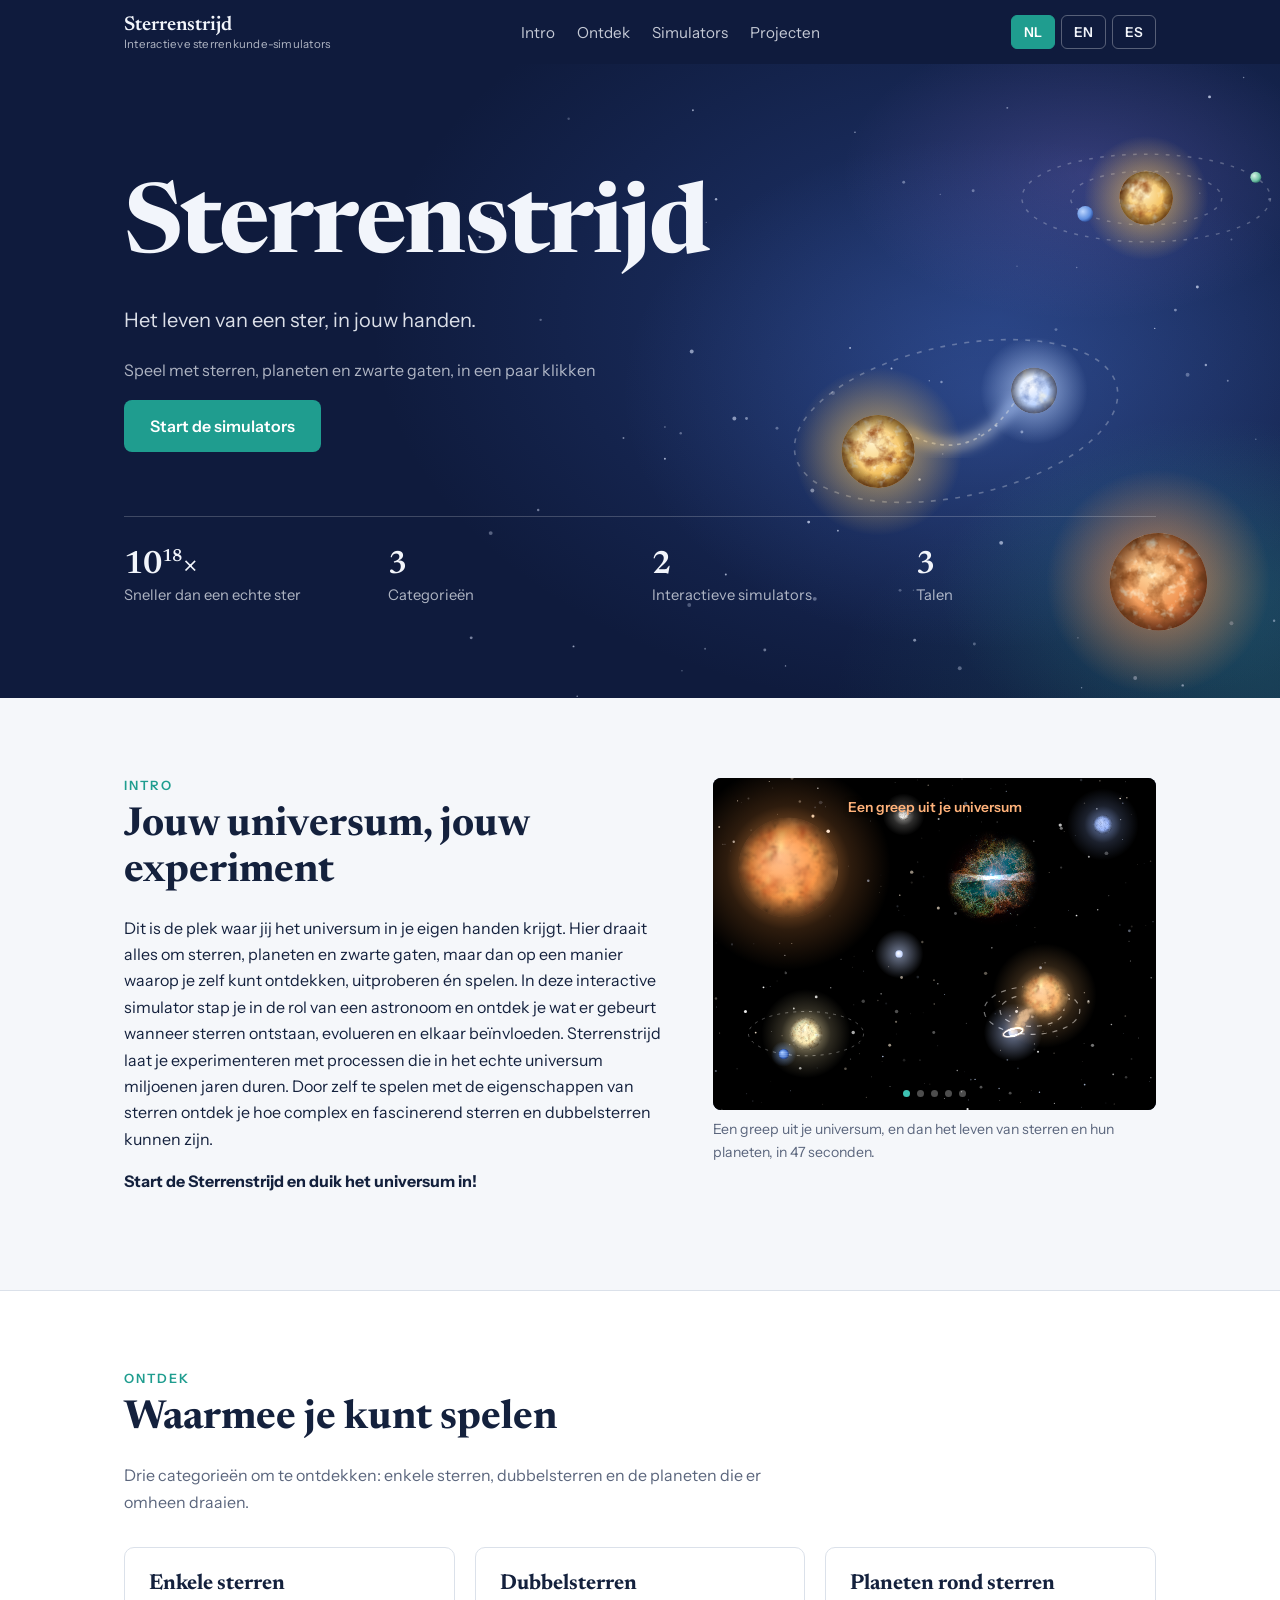
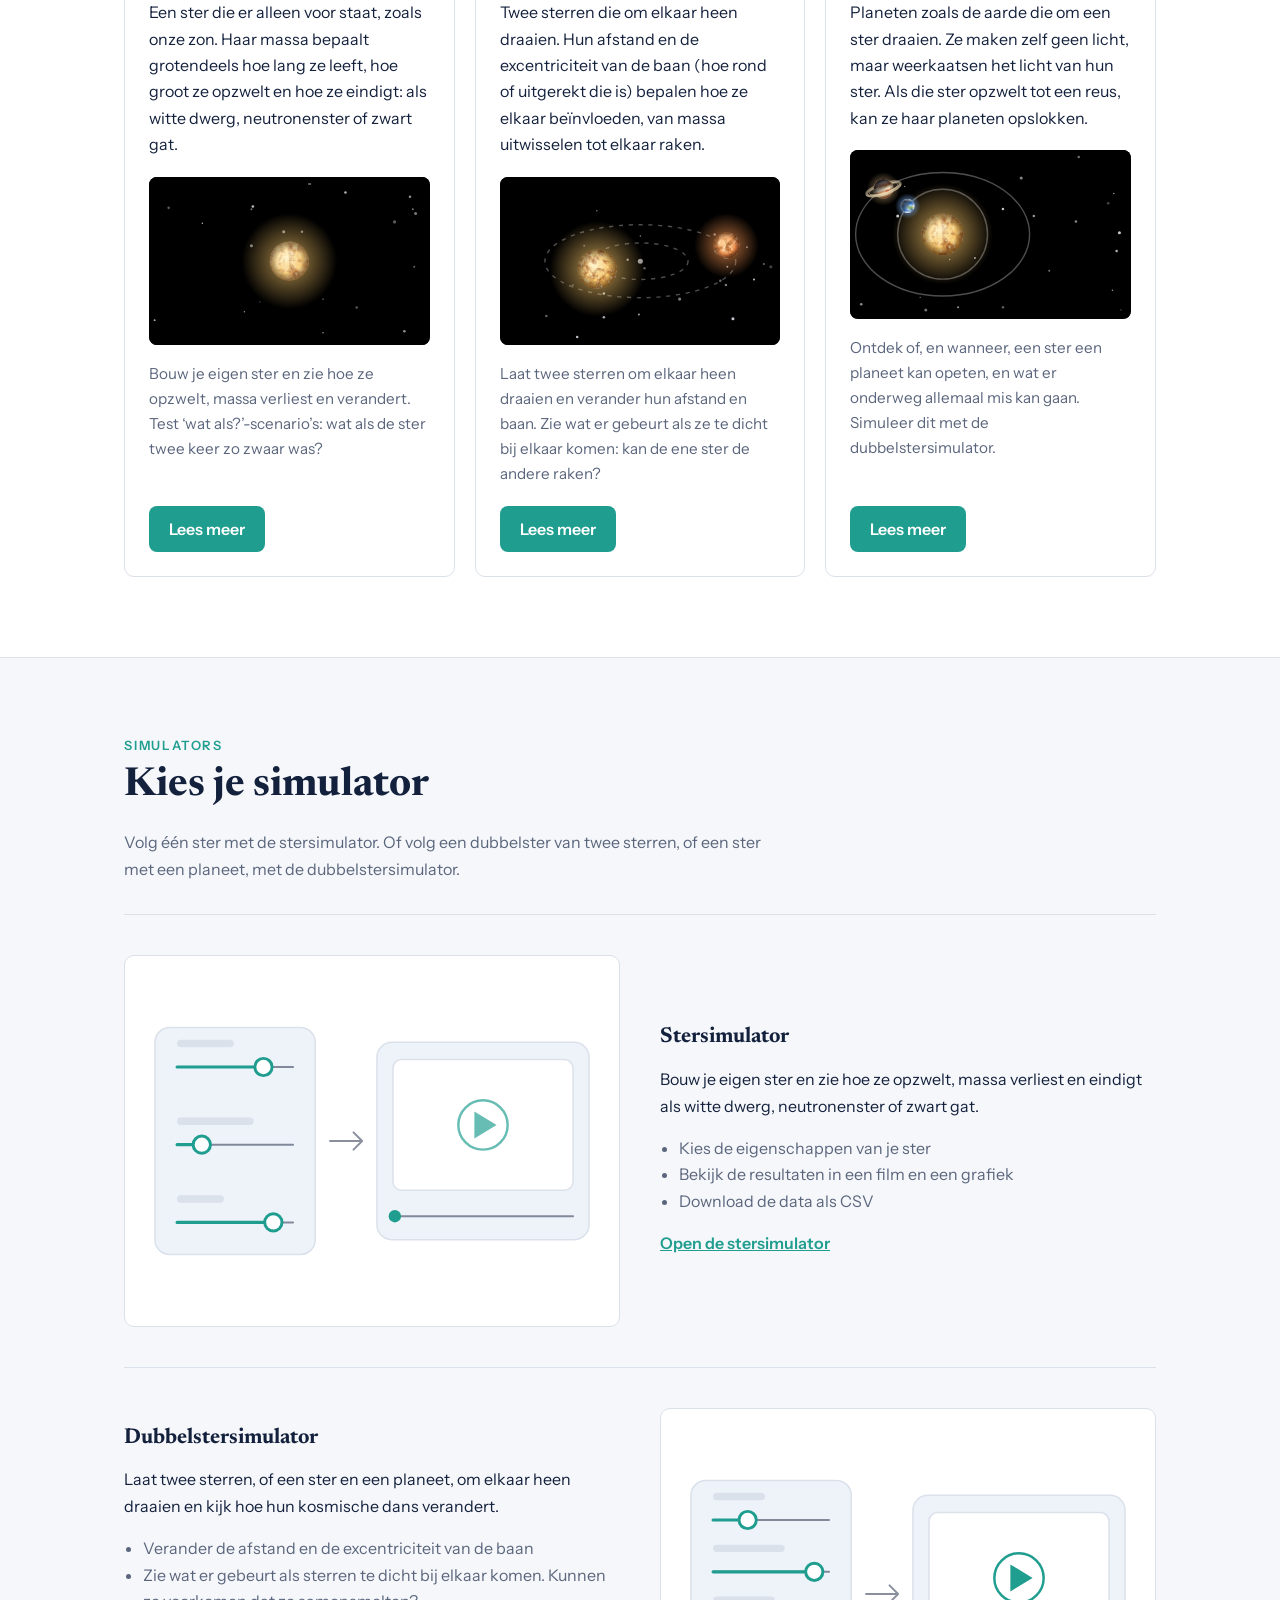
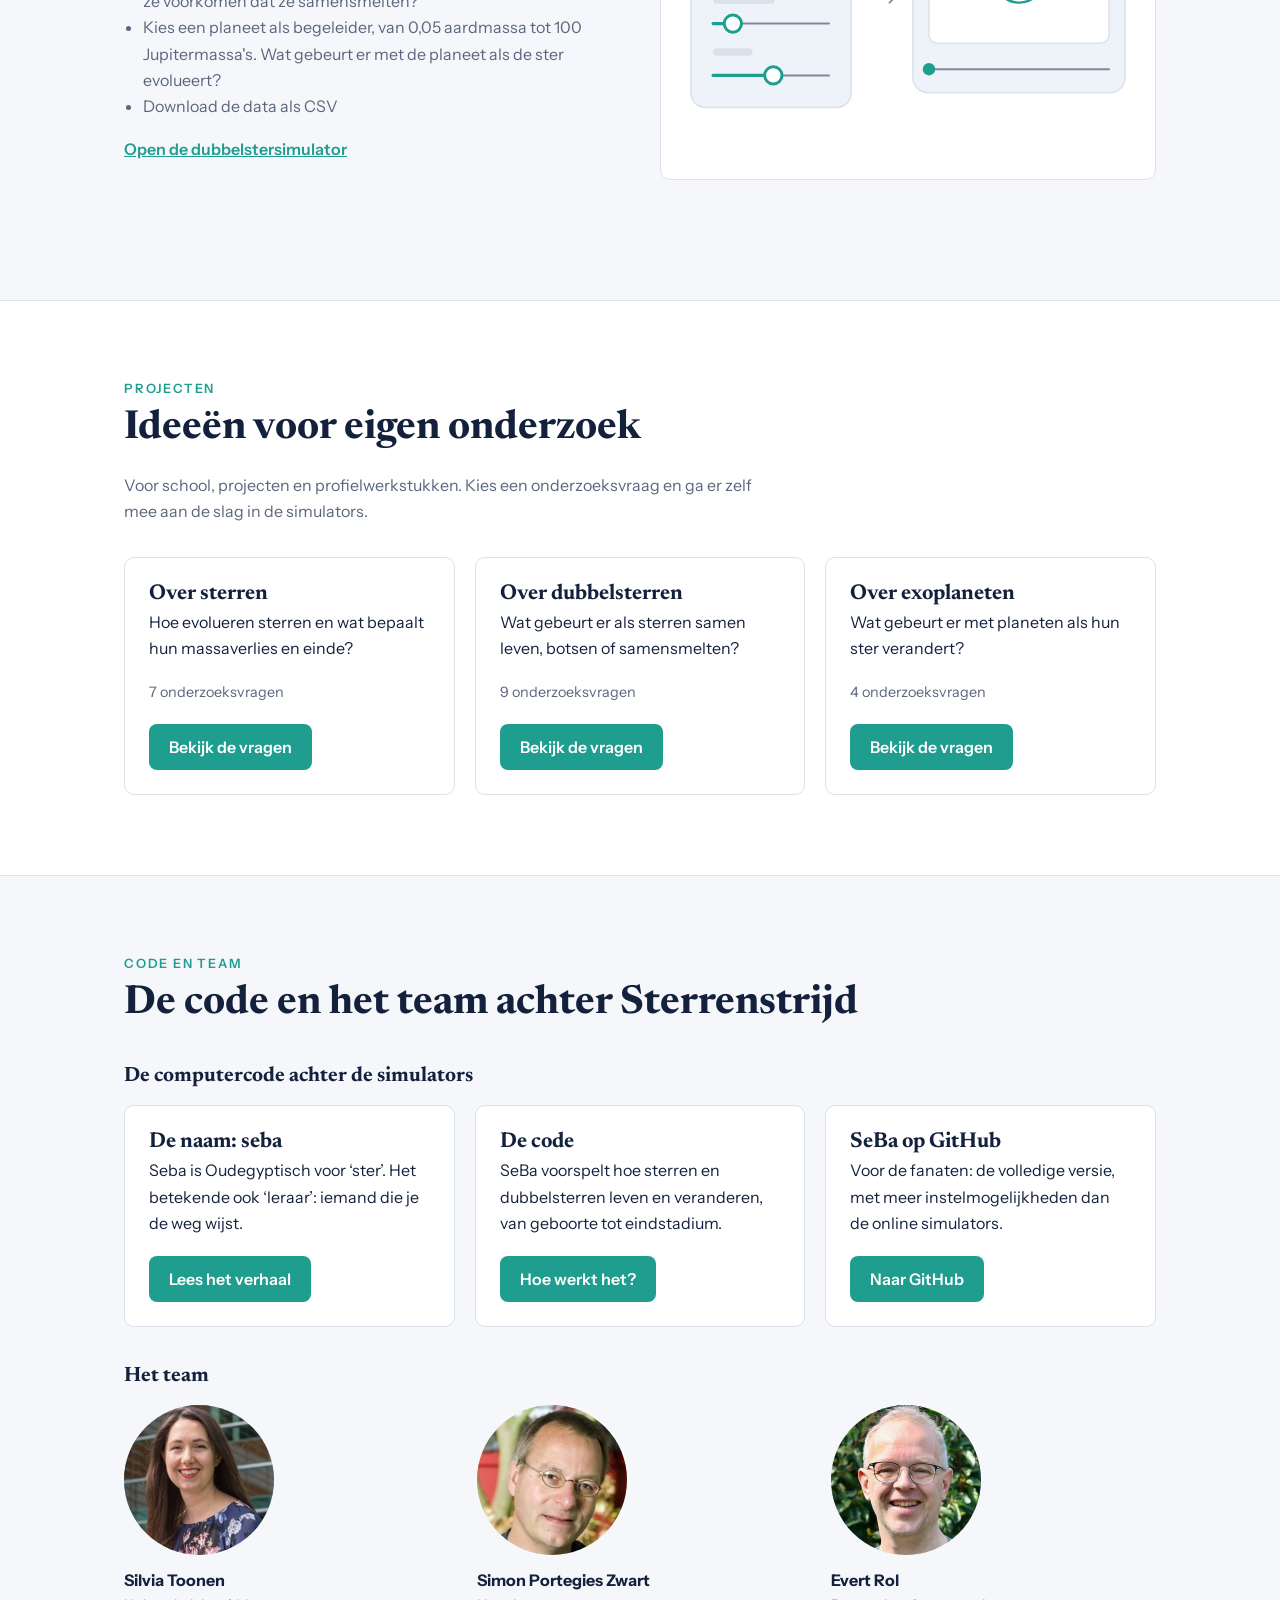
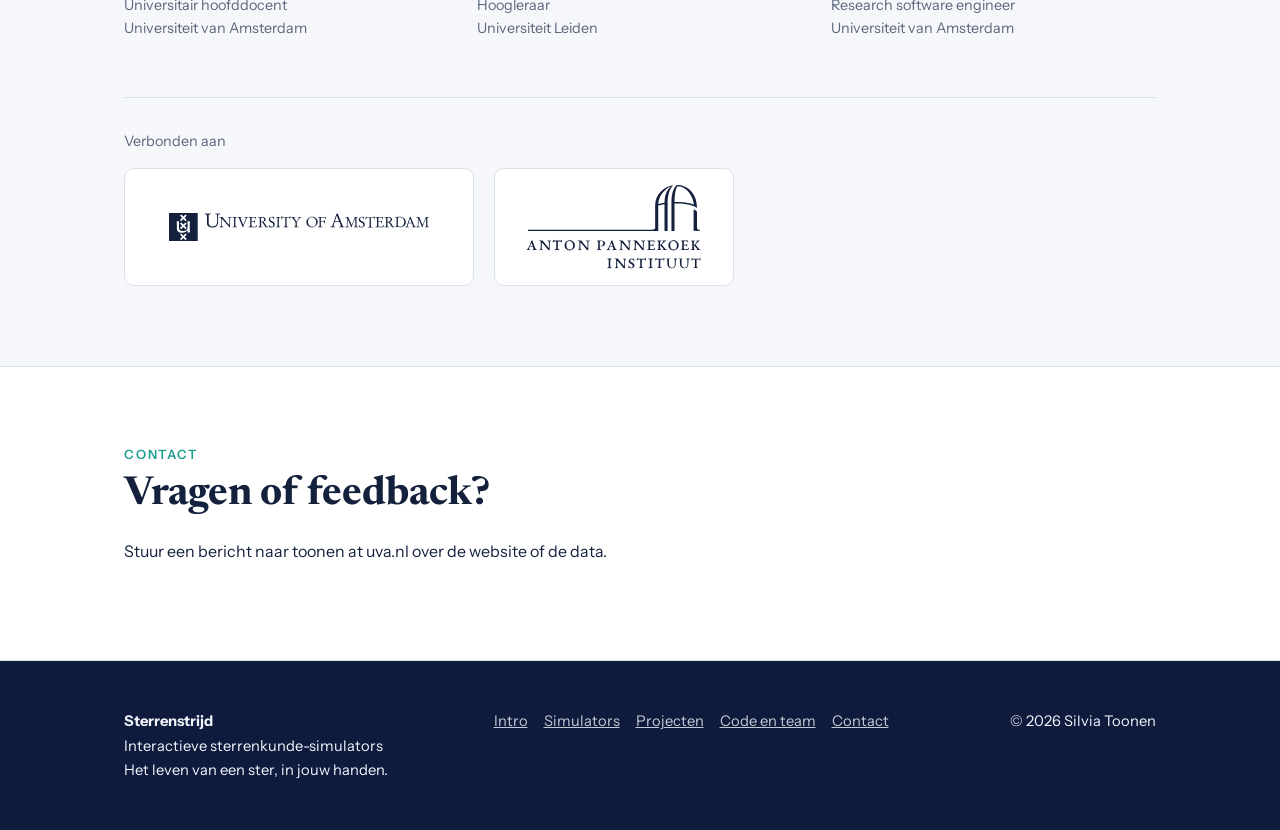
<file: index.html>
<!DOCTYPE html>
<html lang="nl">
<head>
<meta charset="utf-8">
<meta name="viewport" content="width=device-width, initial-scale=1, viewport-fit=cover">
<title>Sterrenstrijd</title>
    <link rel="icon" href="favicon-star.svg" type="image/svg+xml" />
    <link rel="icon" href="favicon-star.ico" sizes="any" />
    <link rel="apple-touch-icon" href="apple-touch-icon-star.png" />
<link href="https://fonts.googleapis.com/css2?family=Instrument+Sans:wght@400;500;600&family=Newsreader:opsz,wght@6..72,500;6..72,600&display=swap" rel="stylesheet">
<style>
:root{--bg:#f5f7fa;--surface:#fff;--ink:#14213d;--muted:#5b667d;--line:#dbe1ea;--hero:#0f1b3d;--hero-ink:#f2f5fb;--accent:#1f9d8f;--accent-ink:#fff;--edge:#2b4a9e;--frame:#0f1b3d;--band:#eef2f9;
--serif:'Newsreader',Georgia,serif;--sans:'Instrument Sans',system-ui,-apple-system,'Segoe UI',sans-serif;
box-sizing:border-box;padding-top:env(safe-area-inset-top,0px);padding-bottom:env(safe-area-inset-bottom,0px)}
@media (prefers-color-scheme:dark){:root:not([data-theme="light"]){--bg:#0c1224;--surface:#141c33;--ink:#e8ecf5;--muted:#9aa5bd;--line:#26314d;--hero:#070c1a;--accent:#3dc1b2;--accent-ink:#06201d;--edge:#5b7fd6;--frame:#5b7fd6;--band:#141c33}}
:root[data-theme="dark"]{--bg:#0c1224;--surface:#141c33;--ink:#e8ecf5;--muted:#9aa5bd;--line:#26314d;--hero:#070c1a;--accent:#3dc1b2;--accent-ink:#06201d;--edge:#5b7fd6;--frame:#5b7fd6;--band:#141c33}
*,*::before,*::after{box-sizing:border-box}
html{scroll-behavior:smooth;scroll-padding-top:calc(72px + env(safe-area-inset-top,0px))}
body{margin:0;background:var(--bg);color:var(--ink);font:400 1rem/1.65 var(--sans)}
a{color:var(--accent)}a:focus-visible,button:focus-visible{outline:3px solid var(--accent);outline-offset:3px}
.wrap{max-width:1080px;margin:0 auto;padding:0 24px}
h1,h2,h3{font-family:var(--serif);line-height:1.15;margin:0 0 .5em}
h2{font-size:clamp(1.8rem,4vw,2.5rem)}h3{font-size:1.35rem}
p{max-width:68ch}
section{padding:80px 0}
.sub{color:var(--muted);max-width:60ch;margin-bottom:2rem}
/* nav */
nav{position:sticky;top:env(safe-area-inset-top,0px);z-index:10;background:var(--hero);color:var(--hero-ink)}
nav .wrap{display:flex;align-items:center;justify-content:space-between;height:64px;gap:16px}
nav .brand{font:600 1.25rem var(--serif);color:inherit;text-decoration:none}
nav ul{display:flex;gap:22px;list-style:none;margin:0;padding:0;overflow-x:auto}
nav li a{color:var(--hero-ink);opacity:.8;text-decoration:none;font-size:.95rem;white-space:nowrap}
nav li a:hover{opacity:1}
/* hero */
.hero{background:var(--hero);color:var(--hero-ink);padding:110px 0 90px}
.hero{position:relative;overflow:hidden;background:radial-gradient(ellipse 70% 90% at 78% 40%,rgba(58,96,190,.38),transparent 70%),radial-gradient(ellipse 50% 60% at 100% 100%,rgba(61,193,178,.16),transparent 70%),var(--hero)}
.hero>.wrap{position:relative;z-index:1}
.hero-art{position:absolute;top:0;right:0;height:100%;width:min(64%,960px);pointer-events:none}
@media (max-width:820px){.hero-art{width:100%;opacity:.45}}
.hero h1{font-size:clamp(3rem,9vw,6rem);margin-bottom:.15em;letter-spacing:-.02em}
.hero .tag{font-size:1.15rem;opacity:.75;margin:0 0 .6rem}
.hero p.sub2{opacity:.7;max-width:48ch;margin:.2rem 0 0}
.hero p.lead{font-size:1.25rem;max-width:42ch;opacity:.9}
.btn{display:inline-block;background:var(--accent);color:var(--accent-ink);padding:13px 26px;border-radius:8px;font-weight:600;text-decoration:none;margin-top:1rem}
.btn:hover{filter:brightness(1.08)}
/* stats */
.stats{display:grid;grid-template-columns:repeat(auto-fit,minmax(150px,1fr));gap:24px;margin-top:64px;padding-top:32px;border-top:1px solid rgba(255,255,255,.2)}
.stats b{display:block;font:600 2rem var(--serif)}.stats span{opacity:.7;font-size:.92rem}
/* about */
.about{display:grid;grid-template-columns:1.1fr .9fr;gap:48px;align-items:start}
.fig{aspect-ratio:4/3;border:1px dashed var(--line);border-radius:10px;background:var(--surface);display:grid;place-items:center;color:var(--muted);font-size:.9rem;text-align:center;padding:16px}
.fig.art{display:block;padding:0;border-style:solid;overflow:hidden}
/* the drawings next to the simulators: the sliders, and the movie that comes out of them */
.tool-art{display:block;width:100%;height:100%}
.tool-art .ta-panel{fill:var(--band);stroke:var(--line);stroke-width:1.2}
.tool-art .ta-screen{fill:var(--surface);stroke:var(--line);stroke-width:1.2}
.tool-art .ta-ln{fill:none;stroke:var(--ink);stroke-opacity:.5;stroke-width:1.6;stroke-linecap:round;stroke-linejoin:round}
.tool-art .ta-faint{fill:none;stroke:var(--line);stroke-width:1}
.tool-art .ta-acc{fill:none;stroke:var(--accent);stroke-width:2.6;stroke-linecap:round;stroke-linejoin:round}
.tool-art .ta-acc2{fill:none;stroke:#e0803c;stroke-width:2.2;stroke-linecap:round;stroke-linejoin:round}
.tool-art .ta-knob{fill:var(--surface);stroke:var(--accent);stroke-width:2.4}
.tool-art .ta-fill{fill:var(--accent)}
.tool-art .ta-bar{fill:var(--line)}
.tool-art .ta-play{fill:none;stroke:var(--accent);stroke-width:2}
.tool-art .ta-tri{fill:var(--accent)}
.about ul{padding-left:1.2rem;max-width:68ch}.about li{margin:.6em 0}
.cat{display:flex;flex-direction:column}.cat p{margin:0 0 1.2rem}
.pic{margin-top:auto;aspect-ratio:5/3;border-radius:8px;overflow:hidden;background:var(--hero)}.pic.big{aspect-ratio:4/3;margin-top:0}
.pic svg{display:block;width:100%;height:100%}
.pic.movie{background:#000}
.cat .pic.movie{margin:0}
.count{color:var(--muted);font-size:.9rem}
.cat .open{align-self:flex-start;margin-top:auto;font:inherit;font-weight:600;padding:10px 20px;border:0;border-radius:8px;cursor:pointer;background:var(--accent);color:var(--accent-ink)}
.cat .open:hover{filter:brightness(1.08)}
dialog{width:min(92vw,720px);max-height:85vh;overflow:auto;padding:28px;border:2px solid var(--edge);border-radius:12px;background:var(--surface);color:var(--ink);box-shadow:0 24px 60px rgba(7,12,26,.35)}
dialog::backdrop{background:rgba(7,12,26,.65)}
dialog .x{position:sticky;top:0;float:right;font-size:1.6rem;line-height:1;width:40px;height:40px;border-radius:50%;border:1px solid var(--line);background:var(--bg);color:var(--ink);cursor:pointer}
dialog details{border-top:1px solid var(--line);padding:12px 0}
dialog summary{cursor:pointer;font:600 1.1rem var(--serif)}
dialog details p{margin:.6em 0 0;color:var(--muted)}
dialog .more{margin-top:1.2rem}
.stats b sup{font-size:.55em;line-height:0}
.partners{margin-top:56px;padding-top:32px;border-top:1px solid var(--line)}
.plabel{color:var(--muted);font-size:.9rem;margin:0 0 14px}
.plogos{display:flex;flex-wrap:wrap;gap:20px}
.partner{display:flex;align-items:center;justify-content:center;min-width:240px;min-height:96px;padding:16px 24px;border:1px dashed var(--line);border-radius:10px;background:var(--surface);color:var(--ink);text-decoration:none;font:600 1.1rem var(--serif);text-align:center}
.partner:hover{border-color:var(--accent)}
.partner img{max-height:64px;max-width:100%}
.vtag{margin-left:10px;padding:2px 9px;border:1px solid var(--accent);border-radius:999px;font-size:.7rem;letter-spacing:.08em;vertical-align:1px}
.brand{display:flex;flex-direction:column}
nav .brand{line-height:1.15}
.brand-sub{font:400 .72rem var(--sans);letter-spacing:.02em;opacity:.7}
.kicker{margin:0 0 10px;font:600 .8rem var(--sans);letter-spacing:.14em;text-transform:uppercase;color:var(--accent)}
.cat .do{margin:1rem 0 1.2rem;font-size:.95rem;color:var(--muted)}
.partner.logo{border-style:solid}
.partner.api svg{width:auto;height:84px}
.partner svg{display:block;width:min(260px,100%);height:auto;fill:currentColor}
.sh{margin:2.4rem 0 1rem;font-size:1.3rem}
a.open{display:inline-block;text-decoration:none}
.cat a.open{align-self:flex-start;margin-top:auto;font-weight:600;padding:10px 20px;border-radius:8px;background:var(--accent);color:var(--accent-ink)}
.cat a.open:hover{filter:brightness(1.08)}
dialog details ~ .txt{border-top:1px solid var(--line);margin-top:0;padding-top:6px}
dialog.night{background:#0f1b3d;color:#f2f5fb;border:5px solid var(--edge);outline:1.5px solid #3dc1b2;outline-offset:-8px}
dialog.night a{color:#3dc1b2}
dialog.night details{border-top-color:#34436b}
dialog.night details p{color:#aeb9d6}
dialog.night details ~ .txt{border-top-color:#34436b}
dialog.night .x{background:transparent;color:#f2f5fb;border-color:#34436b}
dialog.band{padding:0 0 22px;background:var(--band);border:3px solid var(--frame)}
dialog.band h3[data-l]{margin:0 0 18px;padding:18px 64px 14px 28px;background:var(--hero);color:#f2f5fb;border-bottom:4px solid var(--accent)}
dialog.band > :not(h3):not(.x){margin-left:28px;margin-right:28px}
dialog.band .x{width:34px;height:34px;margin:12px 14px 0 0;z-index:2;font-size:1.3rem;background:var(--hero);color:#f2f5fb;border-color:rgba(255,255,255,.4)}
dialog .txt p{margin:.9em 0;max-width:none}
.person .ph{overflow:hidden}.person .ph img{display:block;width:100%;height:100%;object-fit:cover;object-position:50% 20%}
figcaption{color:var(--muted);font-size:.88rem;margin-top:8px}
figure{margin:0}
/* cards */
.grid{display:grid;grid-template-columns:repeat(auto-fit,minmax(230px,1fr));gap:20px}
.card{background:var(--surface);border:1px solid var(--line);border-radius:10px;padding:24px}
.card h3{margin-bottom:.1em}.card .k{color:var(--muted);font-size:.9rem;margin-bottom:1rem}
dl{margin:0;display:grid;grid-template-columns:auto 1fr;gap:6px 14px;font-size:.93rem}
dt{color:var(--muted)}dd{margin:0;text-align:right}
/* tools */
.tool{display:grid;grid-template-columns:1fr 1fr;gap:40px;align-items:center;padding:40px 0;border-top:1px solid var(--line)}
.tool:nth-of-type(even) .fig{order:2}
.tool ul{padding-left:1.2rem;color:var(--muted)}
.tool a.go{font-weight:600}
/* team */
.team{display:grid;grid-template-columns:repeat(auto-fit,minmax(160px,1fr));gap:28px}
.person .ph{aspect-ratio:1;border-radius:50%;background:var(--line);margin-bottom:12px;display:grid;place-items:center;color:var(--muted);font-size:.8rem;max-width:150px}
.person b{display:block}.person span{color:var(--muted);font-size:.9rem;display:block}
.alt{background:var(--surface);border-block:1px solid var(--line)}
footer{background:var(--hero);color:var(--hero-ink);padding:48px 0;font-size:.92rem}
footer .wrap{display:flex;flex-wrap:wrap;justify-content:space-between;gap:20px}
footer a{color:var(--hero-ink);opacity:.8;margin-right:16px}
@media (max-width:760px){section{padding:56px 0}.about,.tool{grid-template-columns:1fr}.tool:nth-of-type(even) .fig{order:0}nav .brand{font-size:1.1rem}}
@media (prefers-reduced-motion:reduce){html{scroll-behavior:auto}}
</style>
    <!-- anonymous visitor counts (GoatCounter, no cookies); see track.js -->
    <script src="track.js?v=2"></script>
    <script data-goatcounter="https://sebaweb.goatcounter.com/count" data-goatcounter-settings='{"no_onload": true}'
            async src="//gc.zgo.at/count.js" onload="gcReady()"></script>
</head>
<body>

<nav>
  <div class="wrap">
    <a class="brand" href="#top"><span class="brand-name"><span data-l="nl">Sterrenstrijd</span><span data-l="en" hidden>Star Workshop</span><span data-l="es" hidden>Taller de Estrellas</span></span><span class="brand-sub"><span data-l="nl">Interactieve sterrenkunde-simulators</span><span data-l="en" hidden>Interactive astronomy simulators</span><span data-l="es" hidden>Simuladores interactivos de astronomía</span></span></a>
    <ul>
      <li><a href="#about"><span data-l="nl">Intro</span><span data-l="en" hidden>About</span><span data-l="es" hidden>Introducción</span></a></li>
      <li><a href="#overview"><span data-l="nl">Ontdek</span><span data-l="en" hidden>Explore</span><span data-l="es" hidden>Explora</span></a></li>
      <li><a href="#tools"><span data-l="nl">Simulators</span><span data-l="en" hidden>Tools</span><span data-l="es" hidden>Simuladores</span></a></li>
      <li><a href="#projects"><span data-l="nl">Projecten</span><span data-l="en" hidden>Projects</span><span data-l="es" hidden>Proyectos</span></a></li>
    </ul>
    <div class="lang" role="group" aria-label="Language">
      <button type="button" data-lang="nl" aria-pressed="true">NL</button>
      <button type="button" data-lang="en" aria-pressed="false">EN</button>
      <button type="button" data-lang="es" aria-pressed="false">ES</button>
    </div>
      <script>
        // Order of the language buttons, fixed per "version" of the site: whoever arrives via the English
        // address (forwarded with ?lang=en) sees EN first, via the Spanish address ?lang=es ES first,
        // otherwise NL first. The order is remembered, so it stays the same on every page and visit,
        // and it does not change when someone clicks another language.
        (function () {
          var orders = { nl: ["nl", "en", "es"], en: ["en", "es", "nl"], es: ["es", "en", "nl"] };
          var asked = new URLSearchParams(location.search).get("lang"), order = null;
          try {
            if (orders[asked]) localStorage.setItem("langOrder", asked);
            order = localStorage.getItem("langOrder");
          } catch (e) {}
          if (!orders[order]) order = /(^|\.)starworkshop\.org$/.test(location.hostname) ? "en" : "nl";
          var box = document.currentScript.previousElementSibling;
          orders[order].forEach(function (l) {
            var b = box.querySelector('[data-lang="' + l + '"]');
            if (b) box.appendChild(b);
          });
        })();
      </script>
  </div>
</nav>

<header class="hero" id="top">
  <svg class="hero-art" id="hero-art" viewBox="0 0 800 520" preserveAspectRatio="xMaxYMid slice" aria-hidden="true" focusable="false">
  <defs>
    <radialGradient id="ha-neb1" cx="50%" cy="50%" r="50%"><stop offset="0" stop-color="#4f7bd8" stop-opacity=".30"/><stop offset="1" stop-color="#4f7bd8" stop-opacity="0"/></radialGradient>
    <radialGradient id="ha-neb2" cx="50%" cy="50%" r="50%"><stop offset="0" stop-color="#3dc1b2" stop-opacity=".20"/><stop offset="1" stop-color="#3dc1b2" stop-opacity="0"/></radialGradient>
    <radialGradient id="ha-neb3" cx="50%" cy="50%" r="50%"><stop offset="0" stop-color="#b48cff" stop-opacity=".18"/><stop offset="1" stop-color="#b48cff" stop-opacity="0"/></radialGradient>
    <radialGradient id="ha-y" cx="42%" cy="40%" r="70%"><stop offset="0" stop-color="#fff0c4"/><stop offset=".6" stop-color="#f5c260"/><stop offset="1" stop-color="#d98a2c"/></radialGradient><radialGradient id="ha-y-halo" cx="50%" cy="50%" r="50%"><stop offset=".42" stop-color="#f5c260" stop-opacity=".45"/><stop offset="1" stop-color="#f5c260" stop-opacity="0"/></radialGradient>
    <radialGradient id="ha-o" cx="42%" cy="40%" r="70%"><stop offset="0" stop-color="#ffd9a0"/><stop offset=".6" stop-color="#f0914f"/><stop offset="1" stop-color="#b8502a"/></radialGradient><radialGradient id="ha-o-halo" cx="50%" cy="50%" r="50%"><stop offset=".42" stop-color="#f0914f" stop-opacity=".45"/><stop offset="1" stop-color="#f0914f" stop-opacity="0"/></radialGradient>
    <radialGradient id="ha-b" cx="42%" cy="40%" r="70%"><stop offset="0" stop-color="#ffffff"/><stop offset=".6" stop-color="#bcd4ff"/><stop offset="1" stop-color="#7fa3ee"/></radialGradient><radialGradient id="ha-b-halo" cx="50%" cy="50%" r="50%"><stop offset=".42" stop-color="#bcd4ff" stop-opacity=".45"/><stop offset="1" stop-color="#bcd4ff" stop-opacity="0"/></radialGradient>
    <radialGradient id="ha-limb" cx="50%" cy="50%" r="50%"><stop offset=".6" stop-color="#000" stop-opacity="0"/><stop offset="1" stop-color="#1a0a00" stop-opacity=".55"/></radialGradient>
    <radialGradient id="ha-pl" cx="35%" cy="35%" r="70%"><stop offset="0" stop-color="#bcd6ff"/><stop offset=".7" stop-color="#5f8fe0"/><stop offset="1" stop-color="#2a4a96"/></radialGradient>
    <radialGradient id="ha-pl2" cx="35%" cy="35%" r="70%"><stop offset="0" stop-color="#d9f5e8"/><stop offset=".7" stop-color="#6fc0a4"/><stop offset="1" stop-color="#2f7a68"/></radialGradient>
    <linearGradient id="ha-gas" x1="0" x2="1"><stop offset="0" stop-color="#f6c66a" stop-opacity=".6"/><stop offset="1" stop-color="#a9c7ff" stop-opacity=".6"/></linearGradient>
    <filter id="ha-blur" x="-30%" y="-30%" width="160%" height="160%"><feGaussianBlur stdDeviation="5"/></filter>
    <filter id="ha-dark0" x="0" y="0" width="100%" height="100%"><feTurbulence type="fractalNoise" baseFrequency="0.045" numOctaves="4" seed="3"/><feColorMatrix type="matrix" values="0 0 0 0 .35  0 0 0 0 .10  0 0 0 0 .02  2.4 0 0 0 -1.05"/></filter>
    <filter id="ha-light0" x="0" y="0" width="100%" height="100%"><feTurbulence type="fractalNoise" baseFrequency="0.085" numOctaves="3" seed="9"/><feColorMatrix type="matrix" values="0 0 0 0 1  0 0 0 0 .95  0 0 0 0 .75  0 -2.2 0 0 1.0"/></filter><filter id="ha-dark1" x="0" y="0" width="100%" height="100%"><feTurbulence type="fractalNoise" baseFrequency="0.065" numOctaves="4" seed="8"/><feColorMatrix type="matrix" values="0 0 0 0 .35  0 0 0 0 .10  0 0 0 0 .02  2.4 0 0 0 -1.05"/></filter>
    <filter id="ha-light1" x="0" y="0" width="100%" height="100%"><feTurbulence type="fractalNoise" baseFrequency="0.123" numOctaves="3" seed="16"/><feColorMatrix type="matrix" values="0 0 0 0 1  0 0 0 0 .95  0 0 0 0 .75  0 -2.2 0 0 1.0"/></filter><filter id="ha-dark2" x="0" y="0" width="100%" height="100%"><feTurbulence type="fractalNoise" baseFrequency="0.085" numOctaves="4" seed="13"/><feColorMatrix type="matrix" values="0 0 0 0 .35  0 0 0 0 .10  0 0 0 0 .02  2.4 0 0 0 -1.05"/></filter>
    <filter id="ha-light2" x="0" y="0" width="100%" height="100%"><feTurbulence type="fractalNoise" baseFrequency="0.161" numOctaves="3" seed="23"/><feColorMatrix type="matrix" values="0 0 0 0 1  0 0 0 0 .95  0 0 0 0 .75  0 -2.2 0 0 1.0"/></filter>
    <filter id="ha-darkB" x="0" y="0" width="100%" height="100%"><feTurbulence type="fractalNoise" baseFrequency="0.09" numOctaves="4" seed="8"/><feColorMatrix type="matrix" values="0 0 0 0 .22  0 0 0 0 .32  0 0 0 0 .62  2.4 0 0 0 -1.05"/></filter>
  </defs>
  <ellipse cx="560" cy="270" rx="300" ry="210" fill="url(#ha-neb1)"/>
  <ellipse cx="740" cy="430" rx="220" ry="140" fill="url(#ha-neb2)"/>
  <ellipse cx="640" cy="90" rx="200" ry="120" fill="url(#ha-neb3)"/>
  <circle cx="362" cy="291" r="1.2" fill="#dfe8ff" opacity="0.48"/><circle cx="684" cy="99" r="1.6" fill="#dfe8ff" opacity="0.49"/><circle cx="491" cy="97" r="1.2" fill="#dfe8ff" opacity="0.40"/><circle cx="73" cy="421" r="0.6" fill="#dfe8ff" opacity="0.55"/><circle cx="317" cy="236" r="1.6" fill="#dfe8ff" opacity="0.58"/><circle cx="499" cy="432" r="0.6" fill="#dfe8ff" opacity="0.28"/><circle cx="152" cy="126" r="0.6" fill="#dfe8ff" opacity="0.64"/><circle cx="261" cy="307" r="0.8" fill="#dfe8ff" opacity="0.51"/><circle cx="512" cy="260" r="0.6" fill="#dfe8ff" opacity="0.48"/><circle cx="223" cy="519" r="0.6" fill="#dfe8ff" opacity="0.60"/><circle cx="252" cy="119" r="1" fill="#dfe8ff" opacity="0.26"/><circle cx="451" cy="56" r="0.6" fill="#dfe8ff" opacity="0.67"/><circle cx="309" cy="498" r="0.6" fill="#dfe8ff" opacity="0.36"/><circle cx="742" cy="27" r="1.2" fill="#dfe8ff" opacity="0.74"/><circle cx="318" cy="38" r="0.8" fill="#dfe8ff" opacity="0.64"/><circle cx="216" cy="45" r="1" fill="#dfe8ff" opacity="0.26"/><circle cx="328" cy="480" r="0.8" fill="#dfe8ff" opacity="0.37"/><circle cx="81" cy="31" r="1.2" fill="#dfe8ff" opacity="0.34"/><circle cx="447" cy="233" r="0.8" fill="#dfe8ff" opacity="0.74"/><circle cx="616" cy="218" r="1.2" fill="#dfe8ff" opacity="0.31"/><circle cx="337" cy="111" r="1" fill="#dfe8ff" opacity="0.68"/><circle cx="780" cy="308" r="0.6" fill="#dfe8ff" opacity="0.36"/><circle cx="315" cy="444" r="1.6" fill="#dfe8ff" opacity="0.30"/><circle cx="791" cy="111" r="1" fill="#dfe8ff" opacity="0.25"/><circle cx="488" cy="432" r="1.2" fill="#dfe8ff" opacity="0.29"/><circle cx="72" cy="303" r="0.8" fill="#dfe8ff" opacity="0.26"/><circle cx="295" cy="324" r="0.8" fill="#dfe8ff" opacity="0.73"/><circle cx="387" cy="299" r="1.2" fill="#dfe8ff" opacity="0.34"/><circle cx="123" cy="472" r="1.6" fill="#dfe8ff" opacity="0.37"/><circle cx="152" cy="385" r="1.6" fill="#dfe8ff" opacity="0.35"/><circle cx="760" cy="459" r="1.6" fill="#dfe8ff" opacity="0.29"/><circle cx="38" cy="57" r="1.6" fill="#dfe8ff" opacity="0.73"/><circle cx="191" cy="366" r="1" fill="#dfe8ff" opacity="0.46"/><circle cx="724" cy="255" r="1.6" fill="#dfe8ff" opacity="0.34"/><circle cx="576" cy="36" r="0.8" fill="#dfe8ff" opacity="0.49"/><circle cx="523" cy="320" r="0.6" fill="#dfe8ff" opacity="0.39"/><circle cx="734" cy="106" r="0.6" fill="#dfe8ff" opacity="0.28"/><circle cx="329" cy="130" r="0.6" fill="#dfe8ff" opacity="0.34"/><circle cx="295" cy="298" r="0.8" fill="#dfe8ff" opacity="0.30"/><circle cx="111" cy="234" r="1" fill="#dfe8ff" opacity="0.58"/><circle cx="553" cy="304" r="0.8" fill="#dfe8ff" opacity="0.54"/><circle cx="739" cy="247" r="1" fill="#dfe8ff" opacity="0.60"/><circle cx="770" cy="11" r="0.6" fill="#dfe8ff" opacity="0.49"/><circle cx="584" cy="166" r="0.6" fill="#dfe8ff" opacity="0.29"/><circle cx="437" cy="383" r="0.8" fill="#dfe8ff" opacity="0.65"/><circle cx="732" cy="183" r="1.2" fill="#dfe8ff" opacity="0.70"/><circle cx="697" cy="217" r="0.6" fill="#dfe8ff" opacity="0.68"/><circle cx="458" cy="325" r="1.2" fill="#dfe8ff" opacity="0.44"/><circle cx="10" cy="38" r="0.6" fill="#dfe8ff" opacity="0.57"/><circle cx="795" cy="457" r="1" fill="#dfe8ff" opacity="0.44"/><circle cx="588" cy="302" r="1.2" fill="#dfe8ff" opacity="0.48"/><circle cx="433" cy="270" r="1.6" fill="#dfe8ff" opacity="0.26"/><circle cx="481" cy="250" r="0.8" fill="#dfe8ff" opacity="0.73"/><circle cx="90" cy="406" r="1.2" fill="#dfe8ff" opacity="0.38"/><circle cx="9" cy="157" r="1.6" fill="#dfe8ff" opacity="0.35"/><circle cx="136" cy="471" r="1.2" fill="#dfe8ff" opacity="0.50"/><circle cx="193" cy="210" r="1" fill="#dfe8ff" opacity="0.35"/><circle cx="345" cy="419" r="0.8" fill="#dfe8ff" opacity="0.69"/><circle cx="308" cy="303" r="1" fill="#dfe8ff" opacity="0.35"/><circle cx="108" cy="182" r="0.6" fill="#dfe8ff" opacity="0.61"/><circle cx="760" cy="144" r="0.8" fill="#dfe8ff" opacity="0.31"/><circle cx="377" cy="481" r="1.2" fill="#dfe8ff" opacity="0.44"/><circle cx="416" cy="350" r="1.6" fill="#dfe8ff" opacity="0.48"/><circle cx="60" cy="16" r="1.6" fill="#dfe8ff" opacity="0.27"/><circle cx="567" cy="297" r="1" fill="#dfe8ff" opacity="0.57"/><circle cx="451" cy="333" r="1.2" fill="#dfe8ff" opacity="0.48"/><circle cx="20" cy="431" r="0.8" fill="#dfe8ff" opacity="0.64"/><circle cx="637" cy="512" r="0.6" fill="#dfe8ff" opacity="0.47"/><circle cx="504" cy="341" r="1" fill="#dfe8ff" opacity="0.73"/><circle cx="548" cy="104" r="1.2" fill="#dfe8ff" opacity="0.38"/><circle cx="571" cy="393" r="1.6" fill="#dfe8ff" opacity="0.61"/><circle cx="143" cy="142" r="1" fill="#dfe8ff" opacity="0.52"/><circle cx="757" cy="260" r="0.8" fill="#dfe8ff" opacity="0.45"/><circle cx="634" cy="471" r="0.6" fill="#dfe8ff" opacity="0.46"/><circle cx="714" cy="202" r="1.2" fill="#dfe8ff" opacity="0.48"/><circle cx="500" cy="473" r="1.2" fill="#dfe8ff" opacity="0.53"/><circle cx="522" cy="261" r="1" fill="#dfe8ff" opacity="0.48"/><circle cx="521" cy="107" r="0.6" fill="#dfe8ff" opacity="0.36"/><circle cx="720" cy="510" r="1" fill="#dfe8ff" opacity="0.52"/><circle cx="633" cy="167" r="0.6" fill="#dfe8ff" opacity="0.42"/><circle cx="66" cy="229" r="1.6" fill="#dfe8ff" opacity="0.46"/><circle cx="220" cy="478" r="0.8" fill="#dfe8ff" opacity="0.65"/><circle cx="51" cy="416" r="0.8" fill="#dfe8ff" opacity="0.52"/><circle cx="549" cy="476" r="1.2" fill="#dfe8ff" opacity="0.32"/><circle cx="413" cy="376" r="1.2" fill="#dfe8ff" opacity="0.72"/><circle cx="394" cy="494" r="0.6" fill="#dfe8ff" opacity="0.63"/><circle cx="352" cy="291" r="1.6" fill="#dfe8ff" opacity="0.57"/><circle cx="418" cy="439" r="1.6" fill="#dfe8ff" opacity="0.38"/><circle cx="537" cy="496" r="1.6" fill="#dfe8ff" opacity="0.35"/><circle cx="681" cy="504" r="1.6" fill="#dfe8ff" opacity="0.39"/>
  <!-- a single star -->
  <circle cx="700" cy="425" r="92" fill="url(#ha-o-halo)"/>
  <g clip-path="url(#clip1)"><clipPath id="clip1"><circle cx="700" cy="425" r="40"/></clipPath>
    <circle cx="700" cy="425" r="40" fill="url(#ha-o)"/>
    <rect x="660" y="385" width="80" height="80" filter="url(#ha-dark1)"/>
    <rect x="660" y="385" width="80" height="80" filter="url(#ha-light1)"/>
    <circle cx="700" cy="425" r="40" fill="url(#ha-limb)"/></g>
  <!-- a binary with a stream of gas -->
  <ellipse cx="534" cy="293" rx="135" ry="62" fill="none" stroke="#fff" stroke-opacity=".28" stroke-width="1.3" stroke-dasharray="4 6" transform="rotate(-12 534 293)"/>
  <path d="M581 279Q545 331 494 303" fill="none" stroke="url(#ha-gas)" stroke-width="9" stroke-linecap="round" filter="url(#ha-blur)"/>
  <path d="M581 279Q545 331 494 303" fill="none" stroke="#fff4dc" stroke-opacity=".4" stroke-width="1.4" stroke-linecap="round" stroke-dasharray="2 5"/>
  <circle cx="470" cy="318" r="69" fill="url(#ha-y-halo)"/>
  <g clip-path="url(#clip2)"><clipPath id="clip2"><circle cx="470" cy="318" r="30"/></clipPath>
    <circle cx="470" cy="318" r="30" fill="url(#ha-y)"/>
    <rect x="440" y="288" width="60" height="60" filter="url(#ha-dark2)"/>
    <rect x="440" y="288" width="60" height="60" filter="url(#ha-light2)"/>
    <circle cx="470" cy="318" r="30" fill="url(#ha-limb)"/></g>
  <circle cx="598" cy="268" r="44" fill="url(#ha-b-halo)"/>
  <g clip-path="url(#clip3)"><clipPath id="clip3"><circle cx="598" cy="268" r="19"/></clipPath>
    <circle cx="598" cy="268" r="19" fill="url(#ha-b)"/>
    <rect x="579" y="249" width="38" height="38" filter="url(#ha-darkB)"/>
    <rect x="579" y="249" width="38" height="38" filter="url(#ha-light0)"/>
    <circle cx="598" cy="268" r="19" fill="url(#ha-limb)"/></g>
  <!-- a star with two planets -->
  <ellipse cx="690" cy="110" rx="62" ry="22" fill="none" stroke="#fff" stroke-opacity=".25" stroke-width="1.2" stroke-dasharray="3 6"/>
  <ellipse cx="690" cy="110" rx="102" ry="36" fill="none" stroke="#fff" stroke-opacity=".25" stroke-width="1.2" stroke-dasharray="3 6"/>
  <circle cx="690" cy="110" r="51" fill="url(#ha-y-halo)"/>
  <g clip-path="url(#clip4)"><clipPath id="clip4"><circle cx="690" cy="110" r="22"/></clipPath>
    <circle cx="690" cy="110" r="22" fill="url(#ha-y)"/>
    <rect x="668" y="88" width="44" height="44" filter="url(#ha-dark1)"/>
    <rect x="668" y="88" width="44" height="44" filter="url(#ha-light1)"/>
    <circle cx="690" cy="110" r="22" fill="url(#ha-limb)"/></g>
  <circle cx="640" cy="123" r="6.5" fill="url(#ha-pl)"/>
  <circle cx="780" cy="93" r="4.5" fill="url(#ha-pl2)"/>
</svg>
  <div class="wrap">
    <h1><span data-l="nl">Sterrenstrijd</span><span data-l="en" hidden>Star Workshop</span><span data-l="es" hidden>Taller de Estrellas</span></h1>
    <p class="lead"><span data-l="nl">Het leven van een ster, in jouw handen.</span><span data-l="en" hidden>A star's life, in the palm of your hand.</span><span data-l="es" hidden>La vida de una estrella, en tus manos.</span></p>
    <p class="sub2"><span data-l="nl">Speel met sterren, planeten en zwarte gaten, in een paar klikken</span><span data-l="en" hidden>Play with stars, planets and black holes. A few clicks is all it takes.</span><span data-l="es" hidden>Juega con estrellas, planetas y agujeros negros. Solo bastan unos cuantos clics.</span></p>
    <a class="btn" href="#tools"><span data-l="nl">Start de simulators</span><span data-l="en" hidden>Launch the simulators</span><span data-l="es" hidden>Explorar los simuladores</span></a>
    <div class="stats">
      <div><b>10<sup>18</sup>×</b><span data-l="nl">Sneller dan een echte ster</span><span data-l="en" hidden>Faster than a real star</span><span data-l="es" hidden>Más rápido que una estrella real</span></div>
      <div><b>3</b><span data-l="nl">Categorieën</span><span data-l="en" hidden>Categories</span><span data-l="es" hidden>Categorías</span></div>
      <div><b>2</b><span data-l="nl">Interactieve simulators</span><span data-l="en" hidden>Interactive tools</span><span data-l="es" hidden>Simuladores interactivos</span></div>
      <div><b>3</b><span data-l="nl">Talen</span><span data-l="en" hidden>Languages</span><span data-l="es" hidden>Idiomas</span></div>
    </div>
  </div>
</header>

<section id="about">
  <div class="wrap about">
    <div>
      <p class="kicker"><span data-l="nl">Intro</span><span data-l="en" hidden>About</span><span data-l="es" hidden>Introducción</span></p>
    <h2 data-l="nl">Jouw universum, jouw experiment</h2>
      <h2 data-l="en" hidden>Your universe, in your hands</h2><h2 data-l="es" hidden>Tu universo, tu experimento</h2>
      <div lang="nl" data-l="nl">
      <p>Dit is de plek waar jij het universum in je eigen handen krijgt. Hier draait alles om sterren, planeten en zwarte gaten, maar dan op een manier waarop je zelf kunt ontdekken, uitproberen én spelen. In deze interactive simulator stap je in de rol van een astronoom en ontdek je wat er gebeurt wanneer sterren ontstaan, evolueren en elkaar beïnvloeden. Sterrenstrijd laat je experimenteren met processen die in het echte universum miljoenen jaren duren. Door zelf te spelen met de eigenschappen van sterren ontdek je hoe complex en fascinerend sterren en dubbelsterren kunnen zijn.</p>
      <p><b>Start de Sterrenstrijd en duik het universum in!</b></p>
      </div>
      <div lang="en" data-l="en" hidden>
      <p>This is the place where you get to put the universe in your own hands. Here, everything revolves around stars, planets, and black holes, but in a way that lets you discover, experiment, and play for yourself. In this interactive simulator, you step into the role of an astronomer and explore what happens when stars are born, evolve, and influence each other. Star Workshop lets you experiment with processes that, in the real universe, take millions of years. By playing with the properties of stars yourself, you discover just how complex and fascinating single and binary stars can be.</p>
      <p><b>Start the Star Workshop and dive into the cosmos!</b></p>
      </div><div lang="es" data-l="es" hidden>
      <p>Aquí es donde el universo está en tus manos. Todo gira en torno a estrellas, planetas y agujeros negros, pero de una manera en la que tú mismo puedes descubrir, experimentar y jugar. En este simulador interactivo asumes el papel de un astrónomo y exploras qué ocurre cuando las estrellas nacen, evolucionan e interactúan entre sí. En el Taller de Estrellas puedes experimentar con procesos que en el universo real tardan millones de años. Al jugar con las propiedades de las estrellas, descubres lo complejas y fascinantes que pueden ser tanto las estrellas individuales como las estrellas binarias.</p>
      <p><b>¡Comienza a explorar el Taller de Estrellas y sumérgete en el cosmos!</b></p>
      </div>
    </div>
    <figure>
      <div class="pic big"><canvas class="intro-movie" data-mode="story" role="img"></canvas></div>
      <figcaption data-l="nl">Een greep uit je universum, en dan het leven van sterren en hun planeten, in 47 seconden.</figcaption><figcaption data-l="en" hidden>A glimpse of your universe, and then the lives of stars and their planets, in 47 seconds.</figcaption><figcaption data-l="es" hidden>Un vistazo a tu universo y, después, la vida de las estrellas y sus planetas, en 47 segundos.</figcaption>
    </figure>
  </div>
</section>

<section id="overview" class="alt">
  <div class="wrap">
    <p class="kicker"><span data-l="nl">Ontdek</span><span data-l="en" hidden>Explore</span><span data-l="es" hidden>Explora</span></p>
    <h2 data-l="nl">Waarmee je kunt spelen</h2>
    <h2 data-l="en" hidden>What you can play with</h2><h2 data-l="es" hidden>¿Con qué puedes jugar?</h2>
    <p class="sub" data-l="nl">Drie categorieën om te ontdekken: enkele sterren, dubbelsterren en de planeten die er omheen draaien.</p>
    <p class="sub" data-l="en" hidden>Three categories to explore: single stars, binary stars and the planets that orbit them.</p><p class="sub" data-l="es" hidden>Tres categorías para explorar: estrellas individuales, estrellas binarias y los planetas que giran a su alrededor.</p>
    <div class="grid">
      <div class="card cat">
        <h3 data-l="nl">Enkele sterren</h3>
        <h3 data-l="en" hidden>Single stars</h3><h3 data-l="es" hidden>Estrellas individuales</h3>
        <p data-l="nl">Een ster die er alleen voor staat, zoals onze zon. Haar massa bepaalt grotendeels hoe lang ze leeft, hoe groot ze opzwelt en hoe ze eindigt: als witte dwerg, neutronenster of zwart gat.</p>
        <p data-l="en" hidden>A star on its own, like our Sun. Its mass largely decides how long it lives, how big it swells up and how it ends: as a white dwarf, neutron star or black hole.</p>
        <p data-l="es" hidden>Una estrella que está sola, como nuestro Sol. Su masa determina en gran medida cuánto tiempo vive, cuánto crece y cómo termina su vida: convertida en una enana blanca, una estrella de neutrones o un agujero negro.</p>
        <div class="pic movie"><svg viewBox="0 0 200 120" role="img" aria-label="A single star, in the style of the movies" xmlns="http://www.w3.org/2000/svg"><defs><radialGradient id="m1y" cx="42%" cy="40%" r="70%"><stop offset="0" stop-color="#fff3cc"/><stop offset=".6" stop-color="#f6c66a"/><stop offset="1" stop-color="#d98a2c"/></radialGradient><radialGradient id="m1yh" cx="50%" cy="50%" r="50%"><stop offset=".35" stop-color="#f6c66a" stop-opacity="0.5"/><stop offset="1" stop-color="#f6c66a" stop-opacity="0"/></radialGradient><radialGradient id="m1o" cx="42%" cy="40%" r="70%"><stop offset="0" stop-color="#ffd9a0"/><stop offset=".6" stop-color="#f0914f"/><stop offset="1" stop-color="#b8502a"/></radialGradient><radialGradient id="m1oh" cx="50%" cy="50%" r="50%"><stop offset=".35" stop-color="#f0914f" stop-opacity="0.5"/><stop offset="1" stop-color="#f0914f" stop-opacity="0"/></radialGradient><radialGradient id="m1limb" cx="50%" cy="50%" r="50%"><stop offset=".6" stop-color="#000" stop-opacity="0"/><stop offset="1" stop-color="#1a0a00" stop-opacity=".55"/></radialGradient><radialGradient id="m1pl" cx="35%" cy="35%" r="70%"><stop offset="0" stop-color="#9fc4ff"/><stop offset=".7" stop-color="#4a78d0"/><stop offset="1" stop-color="#1d3470"/></radialGradient><radialGradient id="m1plh" cx="50%" cy="50%" r="50%"><stop offset=".4" stop-color="#78aaff" stop-opacity=".4"/><stop offset="1" stop-color="#78aaff" stop-opacity="0"/></radialGradient><filter id="m1d0" x="0" y="0" width="100%" height="100%"><feTurbulence type="fractalNoise" baseFrequency="0.16" numOctaves="3" seed="3"/><feColorMatrix type="matrix" values="0 0 0 0 0.35  0 0 0 0 0.1  0 0 0 0 0.02  2.4 0 0 0 -1.05"/></filter><filter id="m1l0" x="0" y="0" width="100%" height="100%"><feTurbulence type="fractalNoise" baseFrequency="0.3" numOctaves="3" seed="9"/><feColorMatrix type="matrix" values="0 0 0 0 1  0 0 0 0 .95  0 0 0 0 .75  0 -2.2 0 0 1.0"/></filter><filter id="m1d1" x="0" y="0" width="100%" height="100%"><feTurbulence type="fractalNoise" baseFrequency="0.22" numOctaves="3" seed="7"/><feColorMatrix type="matrix" values="0 0 0 0 0.35  0 0 0 0 0.1  0 0 0 0 0.02  2.4 0 0 0 -1.05"/></filter><filter id="m1l1" x="0" y="0" width="100%" height="100%"><feTurbulence type="fractalNoise" baseFrequency="0.4" numOctaves="3" seed="14"/><feColorMatrix type="matrix" values="0 0 0 0 1  0 0 0 0 .95  0 0 0 0 .75  0 -2.2 0 0 1.0"/></filter><filter id="m1d2" x="0" y="0" width="100%" height="100%"><feTurbulence type="fractalNoise" baseFrequency="0.2" numOctaves="3" seed="11"/><feColorMatrix type="matrix" values="0 0 0 0 0.35  0 0 0 0 0.1  0 0 0 0 0.02  2.4 0 0 0 -1.05"/></filter><filter id="m1l2" x="0" y="0" width="100%" height="100%"><feTurbulence type="fractalNoise" baseFrequency="0.36" numOctaves="3" seed="19"/><feColorMatrix type="matrix" values="0 0 0 0 1  0 0 0 0 .95  0 0 0 0 .75  0 -2.2 0 0 1.0"/></filter></defs><rect width="200" height="120" fill="#000"/><circle cx="124" cy="87" r="0.5" fill="#e8ecf5" opacity="0.77"><animate attributeName="opacity" values="0.77;0.23;0.77" dur="4.1s" begin="-0.7s" repeatCount="indefinite"/></circle><circle cx="14" cy="22" r="0.9" fill="#e8ecf5" opacity="0.58"><animate attributeName="opacity" values="0.58;0.18;0.58" dur="3.0s" begin="-1.6s" repeatCount="indefinite"/></circle><circle cx="114" cy="5" r="0.7" fill="#e8ecf5" opacity="0.55"><animate attributeName="opacity" values="0.55;0.17;0.55" dur="2.9s" begin="-2.6s" repeatCount="indefinite"/></circle><circle cx="79" cy="89" r="0.5" fill="#e8ecf5" opacity="0.42"><animate attributeName="opacity" values="0.42;0.13;0.42" dur="3.7s" begin="-0.4s" repeatCount="indefinite"/></circle><circle cx="4" cy="102" r="0.7" fill="#e8ecf5" opacity="0.74"/><circle cx="188" cy="23" r="0.7" fill="#e8ecf5" opacity="0.49"/><circle cx="189" cy="64" r="0.7" fill="#e8ecf5" opacity="0.44"/><circle cx="190" cy="26" r="1.1" fill="#e8ecf5" opacity="0.50"/><circle cx="73" cy="23" r="0.7" fill="#e8ecf5" opacity="0.48"/><circle cx="68" cy="96" r="0.5" fill="#e8ecf5" opacity="0.65"/><circle cx="140" cy="11" r="0.9" fill="#e8ecf5" opacity="0.76"/><circle cx="96" cy="39" r="1.1" fill="#e8ecf5" opacity="0.59"/><circle cx="38" cy="33" r="0.5" fill="#e8ecf5" opacity="0.82"/><circle cx="73" cy="49" r="1.1" fill="#e8ecf5" opacity="0.53"/><circle cx="115" cy="5" r="0.5" fill="#e8ecf5" opacity="0.70"/><circle cx="124" cy="111" r="0.5" fill="#e8ecf5" opacity="0.73"/><circle cx="182" cy="110" r="0.9" fill="#e8ecf5" opacity="0.61"/><circle cx="175" cy="32" r="1.1" fill="#e8ecf5" opacity="0.40"/><circle cx="148" cy="93" r="0.9" fill="#e8ecf5" opacity="0.37"/><circle cx="186" cy="14" r="0.9" fill="#e8ecf5" opacity="0.61"/><circle cx="74" cy="21" r="0.9" fill="#e8ecf5" opacity="0.81"/><circle cx="109" cy="39" r="0.9" fill="#e8ecf5" opacity="0.50"/><g transform="translate(100 60)"><circle r="34" fill="url(#m1yh)"><animate attributeName="r" values="32;37;33;36;32" dur="4.2s" repeatCount="indefinite"/><animate attributeName="opacity" values=".85;1;.8;1;.85" dur="2.7s" repeatCount="indefinite"/></circle><g clip-path="url(#m1c0)"><clipPath id="m1c0"><circle r="14"/></clipPath><circle r="14" fill="url(#m1y)"/><rect x="-14" y="-14" width="28" height="28" filter="url(#m1d0)"/><rect x="-14" y="-14" width="28" height="28" filter="url(#m1l0)"><animate attributeName="opacity" values="1;.55;.9;.6;1" dur="2.3s" repeatCount="indefinite"/></rect><rect x="-14" y="-14" width="28" height="28" filter="url(#m1l1)" opacity="0"><animate attributeName="opacity" values="0;.6;.1;.5;0" dur="3.1s" repeatCount="indefinite"/></rect><circle r="14" fill="url(#m1limb)"/><circle r="14" fill="#fff6dc" opacity="0"><animate attributeName="opacity" values="0;.12;0;.08;0" dur="2.9s" repeatCount="indefinite"/></circle></g></g></svg></div>
        <p class="do" data-l="nl">Bouw je eigen ster en zie hoe ze opzwelt, massa verliest en verandert. Test ‘wat als?’-scenario’s: wat als de ster twee keer zo zwaar was?</p><p class="do" data-l="en" hidden>Build your own star and see how it swells up, loses mass and changes. Test ‘what if?’ scenarios: what if the star was twice as massive?</p><p class="do" data-l="es" hidden>Crea tu propia estrella y observa cómo se expande, pierde masa y cambia con el tiempo. Prueba distintos escenarios: ¿qué pasaría si la estrella tuviera el doble de masa?</p>
        <button type="button" class="open" data-open="dlg-single"><span data-l="nl">Lees meer</span><span data-l="en" hidden>Read more</span><span data-l="es" hidden>Leer más</span></button>
      </div>
      <div class="card cat">
        <h3 data-l="nl">Dubbelsterren</h3>
        <h3 data-l="en" hidden>Binary stars</h3><h3 data-l="es" hidden>Estrellas binarias</h3>
        <p data-l="nl">Twee sterren die om elkaar heen draaien. Hun afstand en de excentriciteit van de baan (hoe rond of uitgerekt die is) bepalen hoe ze elkaar beïnvloeden, van massa uitwisselen tot elkaar raken.</p>
        <p data-l="en" hidden>Two stars orbiting each other. Their distance and the eccentricity of the orbit (how round or stretched out it is) decide how they influence each other, from exchanging mass to touching.</p><p data-l="es" hidden>Dos estrellas que giran una alrededor de la otra. La distancia entre ellas y la excentricidad de su órbita (qué tan circular o alargada es) determinan cómo interactúan, desde intercambiar masa hasta llegar a tocarse.</p>
        <div class="pic movie"><svg viewBox="0 0 200 120" role="img" aria-label="Two stars orbiting each other, in the style of the movies" xmlns="http://www.w3.org/2000/svg"><defs><radialGradient id="m2y" cx="42%" cy="40%" r="70%"><stop offset="0" stop-color="#fff3cc"/><stop offset=".6" stop-color="#f6c66a"/><stop offset="1" stop-color="#d98a2c"/></radialGradient><radialGradient id="m2yh" cx="50%" cy="50%" r="50%"><stop offset=".35" stop-color="#f6c66a" stop-opacity="0.5"/><stop offset="1" stop-color="#f6c66a" stop-opacity="0"/></radialGradient><radialGradient id="m2o" cx="42%" cy="40%" r="70%"><stop offset="0" stop-color="#ffd9a0"/><stop offset=".6" stop-color="#f0914f"/><stop offset="1" stop-color="#b8502a"/></radialGradient><radialGradient id="m2oh" cx="50%" cy="50%" r="50%"><stop offset=".35" stop-color="#f0914f" stop-opacity="0.5"/><stop offset="1" stop-color="#f0914f" stop-opacity="0"/></radialGradient><radialGradient id="m2limb" cx="50%" cy="50%" r="50%"><stop offset=".6" stop-color="#000" stop-opacity="0"/><stop offset="1" stop-color="#1a0a00" stop-opacity=".55"/></radialGradient><radialGradient id="m2pl" cx="35%" cy="35%" r="70%"><stop offset="0" stop-color="#9fc4ff"/><stop offset=".7" stop-color="#4a78d0"/><stop offset="1" stop-color="#1d3470"/></radialGradient><radialGradient id="m2plh" cx="50%" cy="50%" r="50%"><stop offset=".4" stop-color="#78aaff" stop-opacity=".4"/><stop offset="1" stop-color="#78aaff" stop-opacity="0"/></radialGradient><filter id="m2d0" x="0" y="0" width="100%" height="100%"><feTurbulence type="fractalNoise" baseFrequency="0.16" numOctaves="3" seed="3"/><feColorMatrix type="matrix" values="0 0 0 0 0.35  0 0 0 0 0.1  0 0 0 0 0.02  2.4 0 0 0 -1.05"/></filter><filter id="m2l0" x="0" y="0" width="100%" height="100%"><feTurbulence type="fractalNoise" baseFrequency="0.3" numOctaves="3" seed="9"/><feColorMatrix type="matrix" values="0 0 0 0 1  0 0 0 0 .95  0 0 0 0 .75  0 -2.2 0 0 1.0"/></filter><filter id="m2d1" x="0" y="0" width="100%" height="100%"><feTurbulence type="fractalNoise" baseFrequency="0.22" numOctaves="3" seed="7"/><feColorMatrix type="matrix" values="0 0 0 0 0.35  0 0 0 0 0.1  0 0 0 0 0.02  2.4 0 0 0 -1.05"/></filter><filter id="m2l1" x="0" y="0" width="100%" height="100%"><feTurbulence type="fractalNoise" baseFrequency="0.4" numOctaves="3" seed="14"/><feColorMatrix type="matrix" values="0 0 0 0 1  0 0 0 0 .95  0 0 0 0 .75  0 -2.2 0 0 1.0"/></filter><filter id="m2d2" x="0" y="0" width="100%" height="100%"><feTurbulence type="fractalNoise" baseFrequency="0.2" numOctaves="3" seed="11"/><feColorMatrix type="matrix" values="0 0 0 0 0.35  0 0 0 0 0.1  0 0 0 0 0.02  2.4 0 0 0 -1.05"/></filter><filter id="m2l2" x="0" y="0" width="100%" height="100%"><feTurbulence type="fractalNoise" baseFrequency="0.36" numOctaves="3" seed="19"/><feColorMatrix type="matrix" values="0 0 0 0 1  0 0 0 0 .95  0 0 0 0 .75  0 -2.2 0 0 1.0"/></filter></defs><rect width="200" height="120" fill="#000"/><circle cx="157" cy="74" r="0.9" fill="#e8ecf5" opacity="0.85"><animate attributeName="opacity" values="0.85;0.25;0.85" dur="2.8s" begin="-0.1s" repeatCount="indefinite"/></circle><circle cx="193" cy="64" r="1.1" fill="#e8ecf5" opacity="0.37"><animate attributeName="opacity" values="0.37;0.11;0.37" dur="4.0s" begin="-1.0s" repeatCount="indefinite"/></circle><circle cx="52" cy="77" r="0.7" fill="#e8ecf5" opacity="0.38"><animate attributeName="opacity" values="0.38;0.11;0.38" dur="4.3s" begin="-0.1s" repeatCount="indefinite"/></circle><circle cx="99" cy="98" r="0.7" fill="#e8ecf5" opacity="0.84"><animate attributeName="opacity" values="0.84;0.25;0.84" dur="3.6s" begin="-0.4s" repeatCount="indefinite"/></circle><circle cx="176" cy="50" r="0.7" fill="#e8ecf5" opacity="0.57"/><circle cx="33" cy="99" r="0.9" fill="#e8ecf5" opacity="0.42"/><circle cx="181" cy="73" r="0.7" fill="#e8ecf5" opacity="0.84"/><circle cx="91" cy="59" r="0.9" fill="#e8ecf5" opacity="0.59"/><circle cx="60" cy="49" r="0.7" fill="#e8ecf5" opacity="0.41"/><circle cx="162" cy="64" r="0.7" fill="#e8ecf5" opacity="0.66"/><circle cx="100" cy="42" r="0.5" fill="#e8ecf5" opacity="0.60"/><circle cx="103" cy="65" r="0.9" fill="#e8ecf5" opacity="0.38"/><circle cx="157" cy="44" r="0.5" fill="#e8ecf5" opacity="0.73"/><circle cx="74" cy="83" r="0.9" fill="#e8ecf5" opacity="0.77"/><circle cx="55" cy="114" r="0.9" fill="#e8ecf5" opacity="0.83"/><circle cx="69" cy="24" r="0.5" fill="#e8ecf5" opacity="0.59"/><circle cx="153" cy="41" r="0.9" fill="#e8ecf5" opacity="0.58"/><circle cx="161" cy="77" r="0.9" fill="#e8ecf5" opacity="0.52"/><circle cx="128" cy="87" r="1.1" fill="#e8ecf5" opacity="0.53"/><circle cx="166" cy="101" r="1.1" fill="#e8ecf5" opacity="0.84"/><circle cx="188" cy="62" r="0.7" fill="#e8ecf5" opacity="0.45"/><circle cx="74" cy="100" r="0.9" fill="#e8ecf5" opacity="0.70"/><ellipse cx="100" cy="60" rx="34" ry="13" fill="none" stroke="#fff" stroke-opacity=".3" stroke-dasharray="3 4"/><ellipse cx="100" cy="60" rx="68" ry="26" fill="none" stroke="#fff" stroke-opacity=".3" stroke-dasharray="3 4"/><circle cx="100" cy="60" r="1.8" fill="#fff" opacity=".6"/><g><animateMotion dur="8s" repeatCount="indefinite" path="M134,60 A34,13 0 1,1 66,60 A34,13 0 1,1 134,60Z"/><circle r="34" fill="url(#m2yh)"/><g clip-path="url(#m2c1)"><clipPath id="m2c1"><circle r="14"/></clipPath><circle r="14" fill="url(#m2y)"/><rect x="-14" y="-14" width="28" height="28" filter="url(#m2d1)"/><rect x="-14" y="-14" width="28" height="28" filter="url(#m2l1)"/><circle r="14" fill="url(#m2limb)"/></g></g><g><animateMotion dur="8s" begin="-4s" repeatCount="indefinite" path="M168,60 A68,26 0 1,1 32,60 A68,26 0 1,1 168,60Z"/><circle r="23" fill="url(#m2oh)"/><g clip-path="url(#m2c2)"><clipPath id="m2c2"><circle r="9.5"/></clipPath><circle r="9.5" fill="url(#m2o)"/><rect x="-9.5" y="-9.5" width="19.0" height="19.0" filter="url(#m2d2)"/><rect x="-9.5" y="-9.5" width="19.0" height="19.0" filter="url(#m2l2)"/><circle r="9.5" fill="url(#m2limb)"/></g></g></svg></div>
        <p class="do" data-l="nl">Laat twee sterren om elkaar heen draaien en verander hun afstand en baan. Zie wat er gebeurt als ze te dicht bij elkaar komen: kan de ene ster de andere raken?</p><p class="do" data-l="en" hidden>Put two stars in orbit around each other and change their distance and orbit. See what happens when they get too close: can one star touch the other?</p><p class="do" data-l="es" hidden>Pon dos estrellas en órbita una alrededor de la otra y cambia la distancia entre ellas y la forma de su órbita. Observa qué pasa cuando se acercan demasiado: ¿Pueden llegar a tocarse?</p>
        <button type="button" class="open" data-open="dlg-binary-info"><span data-l="nl">Lees meer</span><span data-l="en" hidden>Read more</span><span data-l="es" hidden>Leer más</span></button>
      </div>
      <div class="card cat">
        <h3 data-l="nl">Planeten rond sterren</h3>
        <h3 data-l="en" hidden>Planets around stars</h3><h3 data-l="es" hidden>Planetas alrededor de estrellas</h3>
        <p data-l="nl">Planeten zoals de aarde die om een ster draaien. Ze maken zelf geen licht, maar weerkaatsen het licht van hun ster. Als die ster opzwelt tot een reus, kan ze haar planeten opslokken.</p>
        <p data-l="en" hidden>Planets like Earth that orbit a star. They make no light of their own, but reflect the light of their star. When that star swells up into a giant, it can engulf its planets.</p><p data-l="es" hidden>Planetas como la Tierra que giran alrededor de una estrella. No emiten luz propia, sino que reflejan la luz de su estrella. Cuando esa estrella se expande hasta convertirse en gigante, puede tragarse a sus planetas.</p>
        <div class="pic movie"><svg viewBox="0 0 200 120" role="img" aria-label="Planets orbiting a star, in the style of the movies" xmlns="http://www.w3.org/2000/svg"><defs><radialGradient id="m3y" cx="42%" cy="40%" r="70%"><stop offset="0" stop-color="#fff3cc"/><stop offset=".6" stop-color="#f6c66a"/><stop offset="1" stop-color="#d98a2c"/></radialGradient><radialGradient id="m3yh" cx="50%" cy="50%" r="50%"><stop offset=".35" stop-color="#f6c66a" stop-opacity="0.5"/><stop offset="1" stop-color="#f6c66a" stop-opacity="0"/></radialGradient><radialGradient id="m3o" cx="42%" cy="40%" r="70%"><stop offset="0" stop-color="#ffd9a0"/><stop offset=".6" stop-color="#f0914f"/><stop offset="1" stop-color="#b8502a"/></radialGradient><radialGradient id="m3oh" cx="50%" cy="50%" r="50%"><stop offset=".35" stop-color="#f0914f" stop-opacity="0.5"/><stop offset="1" stop-color="#f0914f" stop-opacity="0"/></radialGradient><radialGradient id="m3limb" cx="50%" cy="50%" r="50%"><stop offset=".6" stop-color="#000" stop-opacity="0"/><stop offset="1" stop-color="#1a0a00" stop-opacity=".55"/></radialGradient><radialGradient id="m3pl" cx="35%" cy="35%" r="70%"><stop offset="0" stop-color="#9fc4ff"/><stop offset=".7" stop-color="#4a78d0"/><stop offset="1" stop-color="#1d3470"/></radialGradient><radialGradient id="m3plh" cx="50%" cy="50%" r="50%"><stop offset=".4" stop-color="#78aaff" stop-opacity=".4"/><stop offset="1" stop-color="#78aaff" stop-opacity="0"/></radialGradient><filter id="m3d0" x="0" y="0" width="100%" height="100%"><feTurbulence type="fractalNoise" baseFrequency="0.16" numOctaves="3" seed="3"/><feColorMatrix type="matrix" values="0 0 0 0 0.35  0 0 0 0 0.1  0 0 0 0 0.02  2.4 0 0 0 -1.05"/></filter><filter id="m3l0" x="0" y="0" width="100%" height="100%"><feTurbulence type="fractalNoise" baseFrequency="0.3" numOctaves="3" seed="9"/><feColorMatrix type="matrix" values="0 0 0 0 1  0 0 0 0 .95  0 0 0 0 .75  0 -2.2 0 0 1.0"/></filter><filter id="m3d1" x="0" y="0" width="100%" height="100%"><feTurbulence type="fractalNoise" baseFrequency="0.22" numOctaves="3" seed="7"/><feColorMatrix type="matrix" values="0 0 0 0 0.35  0 0 0 0 0.1  0 0 0 0 0.02  2.4 0 0 0 -1.05"/></filter><filter id="m3l1" x="0" y="0" width="100%" height="100%"><feTurbulence type="fractalNoise" baseFrequency="0.4" numOctaves="3" seed="14"/><feColorMatrix type="matrix" values="0 0 0 0 1  0 0 0 0 .95  0 0 0 0 .75  0 -2.2 0 0 1.0"/></filter><filter id="m3d2" x="0" y="0" width="100%" height="100%"><feTurbulence type="fractalNoise" baseFrequency="0.2" numOctaves="3" seed="11"/><feColorMatrix type="matrix" values="0 0 0 0 0.35  0 0 0 0 0.1  0 0 0 0 0.02  2.4 0 0 0 -1.05"/></filter><filter id="m3l2" x="0" y="0" width="100%" height="100%"><feTurbulence type="fractalNoise" baseFrequency="0.36" numOctaves="3" seed="19"/><feColorMatrix type="matrix" values="0 0 0 0 1  0 0 0 0 .95  0 0 0 0 .75  0 -2.2 0 0 1.0"/></filter><pattern id="m3landP" patternUnits="userSpaceOnUse" x="-12" y="-6" width="24" height="12"><rect width="24" height="12" filter="url(#m3land)"/><animateTransform attributeName="patternTransform" type="translate" from="0 0" to="24 0" dur="9s" repeatCount="indefinite"/></pattern><filter id="m3land" x="0" y="0" width="100%" height="100%"><feTurbulence type="fractalNoise" baseFrequency="0.32" numOctaves="3" seed="5" stitchTiles="stitch"/><feColorMatrix type="matrix" values="0 .9 0 0 -.06  0 .55 0 0 .24  0 .3 0 0 .04  7 0 0 0 -3.55"/></filter><pattern id="m3cloudP" patternUnits="userSpaceOnUse" x="-15" y="-6" width="30" height="12"><rect width="30" height="12" filter="url(#m3cloud)"/><animateTransform attributeName="patternTransform" type="translate" from="0 0" to="30 0" dur="6s" repeatCount="indefinite"/></pattern><filter id="m3cloud" x="0" y="0" width="100%" height="100%"><feTurbulence type="fractalNoise" baseFrequency="0.2 0.75" numOctaves="3" seed="21" stitchTiles="stitch"/><feColorMatrix type="matrix" values="0 0 0 0 1  0 0 0 0 1  0 0 0 0 1  4.5 0 0 0 -2.25"/></filter><radialGradient id="m3sea" cx="40%" cy="40%" r="65%"><stop offset="0" stop-color="#9cd0ff"/><stop offset=".55" stop-color="#3b7fd4"/><stop offset="1" stop-color="#173a7e"/></radialGradient><radialGradient id="m3ath" cx="50%" cy="50%" r="50%"><stop offset=".45" stop-color="#7fb6ff" stop-opacity=".5"/><stop offset="1" stop-color="#7fb6ff" stop-opacity="0"/></radialGradient><linearGradient id="m3night" x1="0" y1="0" x2="0" y2="1"><stop offset="0" stop-color="#020615" stop-opacity=".85"/><stop offset=".42" stop-color="#020615" stop-opacity=".45"/><stop offset=".62" stop-color="#020615" stop-opacity="0"/></linearGradient><radialGradient id="m3rim" cx="50%" cy="50%" r="50%"><stop offset=".7" stop-color="#cfe6ff" stop-opacity="0"/><stop offset=".92" stop-color="#cfe6ff" stop-opacity=".25"/><stop offset="1" stop-color="#cfe6ff" stop-opacity=".55"/></radialGradient><linearGradient id="m3bands" x1="0" y1="0" x2="0" y2="1"><stop offset="0" stop-color="#e8cfa2"/><stop offset=".14" stop-color="#c98e58"/><stop offset=".24" stop-color="#f3e3c3"/><stop offset=".36" stop-color="#b8713f"/><stop offset=".45" stop-color="#ead2a4"/><stop offset=".52" stop-color="#f7ecd4"/><stop offset=".62" stop-color="#c4834f"/><stop offset=".72" stop-color="#ecd6ad"/><stop offset=".84" stop-color="#a9683f"/><stop offset="1" stop-color="#dcbf90"/></linearGradient><filter id="m3wave" x="0" y="0" width="100%" height="100%"><feTurbulence type="fractalNoise" baseFrequency="0.12 0.9" numOctaves="2" seed="4" result="n"/><feDisplacementMap in="SourceGraphic" in2="n" scale="2.4" xChannelSelector="R" yChannelSelector="G"/></filter><radialGradient id="m3gl" cx="50%" cy="50%" r="50%"><stop offset=".6" stop-color="#000" stop-opacity="0"/><stop offset="1" stop-color="#1a0a00" stop-opacity=".5"/></radialGradient><radialGradient id="m3gh" cx="50%" cy="50%" r="50%"><stop offset=".45" stop-color="#f2c98f" stop-opacity=".35"/><stop offset="1" stop-color="#f2c98f" stop-opacity="0"/></radialGradient><radialGradient id="m3spot" cx="50%" cy="50%" r="50%"><stop offset="0" stop-color="#b9452c"/><stop offset=".7" stop-color="#c9633f"/><stop offset="1" stop-color="#d98a5c" stop-opacity="0"/></radialGradient><clipPath id="m3ce"><circle r="5"/></clipPath><clipPath id="m3cg"><circle r="7"/></clipPath></defs><rect width="200" height="120" fill="#000"/><circle cx="142" cy="86" r="0.7" fill="#e8ecf5" opacity="0.66"><animate attributeName="opacity" values="0.66;0.20;0.66" dur="4.4s" begin="-1.5s" repeatCount="indefinite"/></circle><circle cx="184" cy="38" r="0.9" fill="#e8ecf5" opacity="0.71"><animate attributeName="opacity" values="0.71;0.21;0.71" dur="2.6s" begin="-0.5s" repeatCount="indefinite"/></circle><circle cx="89" cy="77" r="0.7" fill="#e8ecf5" opacity="0.73"><animate attributeName="opacity" values="0.73;0.22;0.73" dur="2.9s" begin="-2.2s" repeatCount="indefinite"/></circle><circle cx="193" cy="114" r="0.7" fill="#e8ecf5" opacity="0.38"><animate attributeName="opacity" values="0.38;0.11;0.38" dur="2.8s" begin="-1.0s" repeatCount="indefinite"/></circle><circle cx="39" cy="26" r="0.5" fill="#e8ecf5" opacity="0.56"/><circle cx="71" cy="78" r="0.5" fill="#e8ecf5" opacity="0.65"/><circle cx="50" cy="105" r="0.5" fill="#e8ecf5" opacity="0.53"/><circle cx="187" cy="100" r="0.5" fill="#e8ecf5" opacity="0.69"/><circle cx="109" cy="112" r="0.9" fill="#e8ecf5" opacity="0.40"/><circle cx="109" cy="42" r="0.9" fill="#e8ecf5" opacity="0.83"/><circle cx="161" cy="51" r="0.9" fill="#e8ecf5" opacity="0.58"/><circle cx="34" cy="47" r="1.1" fill="#e8ecf5" opacity="0.83"/><circle cx="190" cy="72" r="0.9" fill="#e8ecf5" opacity="0.76"/><circle cx="131" cy="47" r="0.9" fill="#e8ecf5" opacity="0.63"/><circle cx="122" cy="20" r="1.1" fill="#e8ecf5" opacity="0.56"/><circle cx="192" cy="59" r="1.1" fill="#e8ecf5" opacity="0.84"/><circle cx="77" cy="112" r="0.7" fill="#e8ecf5" opacity="0.65"/><circle cx="54" cy="114" r="1.1" fill="#e8ecf5" opacity="0.48"/><circle cx="8" cy="110" r="0.9" fill="#e8ecf5" opacity="0.60"/><circle cx="59" cy="57" r="0.5" fill="#e8ecf5" opacity="0.68"/><circle cx="188" cy="31" r="0.5" fill="#e8ecf5" opacity="0.74"/><circle cx="163" cy="5" r="0.9" fill="#e8ecf5" opacity="0.47"/><circle cx="66" cy="60" r="32" fill="none" stroke="#fff" stroke-opacity=".3"/><ellipse cx="66" cy="60" rx="62" ry="44" fill="none" stroke="#fff" stroke-opacity=".3"/><g transform="translate(66 60)"><g><circle r="36" fill="url(#m3yh)"/><g clip-path="url(#m3c0)"><clipPath id="m3c0"><circle r="15"/></clipPath><circle r="15" fill="url(#m3y)"/><rect x="-15" y="-15" width="30" height="30" filter="url(#m3d0)"/><rect x="-15" y="-15" width="30" height="30" filter="url(#m3l0)"/><circle r="15" fill="url(#m3limb)"/></g></g></g><g><animateMotion dur="6s" repeatCount="indefinite" path="M98,60 A32,32 0 1,1 34,60 A32,32 0 1,1 98,60Z"/><circle r="9" fill="url(#m3ath)"/><g clip-path="url(#m3ce)"><circle r="5" fill="url(#m3sea)"/><circle r="5" fill="url(#m3landP)"/><ellipse cy="-5" rx="3.4" ry="1.5" fill="#f4f8ff" opacity=".9"/><ellipse cy="5" rx="3" ry="1.3" fill="#f4f8ff" opacity=".85"/><circle r="5" fill="url(#m3cloudP)" opacity=".8"/></g></g><g><animateMotion dur="6s" repeatCount="indefinite" rotate="auto" path="M98,60 A32,32 0 1,1 34,60 A32,32 0 1,1 98,60Z"/><circle r="5" fill="url(#m3night)"/><circle r="5" fill="url(#m3rim)"/></g><g><animateMotion dur="14s" begin="-5s" repeatCount="indefinite" path="M128,60 A62,44 0 1,1 4,60 A62,44 0 1,1 128,60Z"/><circle r="12" fill="url(#m3gh)"/><g transform="rotate(-18)"><path d="M-12.5,0 A12.5,3.6 0 0,1 12.5,0" fill="none" stroke="#e6d3ad" stroke-opacity=".55" stroke-width="2"/><path d="M-10.6,0 A10.6,3 0 0,1 10.6,0" fill="none" stroke="#fff4dc" stroke-opacity=".35" stroke-width=".6"/><g clip-path="url(#m3cg)"><rect x="-9" y="-9" width="18" height="18" fill="url(#m3bands)" filter="url(#m3wave)"/><ellipse cx="2.4" cy="2.3" rx="1.7" ry="1" fill="url(#m3spot)"/><circle r="7" fill="url(#m3gl)"/></g></g></g><g><animateMotion dur="14s" begin="-5s" repeatCount="indefinite" rotate="auto" path="M128,60 A62,44 0 1,1 4,60 A62,44 0 1,1 128,60Z"/><circle r="7" fill="url(#m3night)"/></g><g><animateMotion dur="14s" begin="-5s" repeatCount="indefinite" path="M128,60 A62,44 0 1,1 4,60 A62,44 0 1,1 128,60Z"/><g transform="rotate(-18)"><path d="M12.5,0 A12.5,3.6 0 0,1 -12.5,0" fill="none" stroke="#e6d3ad" stroke-opacity=".7" stroke-width="2"/><path d="M10.6,0 A10.6,3 0 0,1 -10.6,0" fill="none" stroke="#fff4dc" stroke-opacity=".45" stroke-width=".6"/></g></g></svg></div>
        <p class="do" data-l="nl">Ontdek of, en wanneer, een ster een planeet kan opeten, en wat er onderweg allemaal mis kan gaan. Simuleer dit met de dubbelstersimulator.</p><p class="do" data-l="en" hidden>Find out if, and when, a star can eat a planet, and what can go wrong along the way. Simulate this with the binary simulator.</p><p class="do" data-l="es" hidden>Descubre si una estrella puede comerse un planeta, cuándo puede suceder y qué puede salir mal durante el proceso. Ponlo a prueba con el simulador de estrellas binarias.</p>
        <button type="button" class="open" data-open="dlg-planet-info"><span data-l="nl">Lees meer</span><span data-l="en" hidden>Read more</span><span data-l="es" hidden>Leer más</span></button>
      </div>
    </div>
  </div>
  <dialog id="dlg-single" class="band" aria-labelledby="t-single">
    <button type="button" class="x" data-close aria-label="Close / Sluiten">×</button>
    <h3 id="t-single" data-l="nl">Wat is een ster?</h3><h3 id="t-single-en" data-l="en" hidden>What is a star?</h3><h3 id="t-single-es" data-l="es" hidden>¿Qué es una estrella?</h3>
    <div class="txt" data-l="nl"><p>Een ster is een gigantische bol van heet gas, vooral waterstof en helium, die schijnt doordat er in de kern kernfusie plaatsvindt. De zwaartekracht trekt al dat gas naar binnen, terwijl de hitte en druk van de kernfusie naar buiten duwen. Zolang die twee elkaar in evenwicht houden, blijft de ster stabiel. Onze zon is een ster, net als de duizenden lichtpuntjes die je ’s nachts aan de hemel ziet. Sterren komen voor in allerlei groottes en kleuren: van kleine, koele rode sterren tot enorme, hete blauwe.</p></div>
    <div class="txt" data-l="en" hidden><p>A star is a gigantic ball of hot gas, mostly hydrogen and helium, that shines because of nuclear fusion in its core. Gravity pulls all that gas inward, while the heat and pressure from fusion push outward. As long as these two balance each other, the star stays stable. Our Sun is a star, and so are the thousands of points of light you see in the night sky. Stars come in many sizes and colors: from small, cool red stars to enormous, hot blue ones.</p></div>
    <div class="txt" data-l="es" hidden><p>Una estrella es una gigantesca bola de gas caliente, principalmente de hidrógeno y helio, que brilla gracias a la fusión nuclear que ocurre en su núcleo. La gravedad atrea todo ese gas hacia el centro, mientras que el calor y la presión de la fusión nuclear empujan hacia afuera. Mientras estas dos fuerzas se mantengan en equilibrio, la estrella permanece estable. Nuestro Sol es una estrella, al igual que los miles de puntos de luz que vemos en el cielo nocturno. Las estrellas tienen diferentes tamaños y colores: desde pequeñas estrellas rojas y relativamente frías hasta enormes estrellas azules y muy calientes.</p></div>
    <details data-l="nl"><summary>Sterevolutie</summary><p>Sterren leven niet eeuwig. Een ster wordt geboren in een wolk van gas en stof die onder zijn eigen zwaartekracht in elkaar stort. Het grootste deel van zijn leven smelt hij waterstof samen tot helium in de kern. Als de waterstof op raakt, verandert de ster: hij zwelt op tot een reus, verliest een deel van zijn buitenlagen en eindigt uiteindelijk zijn leven. Hoe dat gebeurt, hangt vooral af van zijn massa. Een ster als de zon koelt af tot een witte dwerg, terwijl een veel zwaardere ster explodeert als supernova en een neutronenster of zwart gat achterlaat. Zware sterren leven snel en sterven jong, na enkele miljoenen jaren; lichte sterren worden vele miljarden jaren oud.</p></details>
    <details data-l="en" hidden><summary>Stellar evolution</summary><p>Stars are not forever. A star is born in a cloud of gas and dust that collapses under its own gravity. For most of its life it fuses hydrogen into helium in its core. When the hydrogen runs out, the star changes: it swells up into a giant, loses part of its outer layers, and eventually ends its life. How that happens depends mostly on its mass. A star like the Sun cools down to become a white dwarf, while a much heavier star explodes as a supernova and leaves behind a neutron star or a black hole. Heavy stars live fast and die young, after a few million years; light stars live for many billions of years.</p></details>
    <details data-l="es" hidden><summary>Evolución estelar</summary><p>Las estrellas no son eternas. Una estrella nace de una nube de gas y polvo que se contrae debido a su propia gravedad. Durante la mayor parte de su vida, transforma hidrógeno en helio mediante la fusión nuclear en su núcleo. Cuando el hidrógeno se agota, la estrella comienza a cambiar: se expande hasta convertirse en una gigante, pierde parte de sus capas exteriores y finalmente llega al final de su vida. Cómo ocurre eso depende principalmente de su masa. Una estrella como el Sol se enfría hasta convertirse en una enana blanca, mientras que una estrella mucho más masiva explota como supernova y deja atrás una estrella de neutrones o un agujero negro. Las estrellas más masivas viven rápido y mueren jóvenes, después de unos pocos millones de años; las de menor masa pueden vivir miles de millones de años.</p></details>
    <div class="txt" data-l="nl"><p>Lees meer over: <a href="https://nl.wikipedia.org/wiki/Ster_(hemellichaam)" target="_blank" rel="noopener">sterren</a> en <a href="https://nl.wikipedia.org/wiki/Sterevolutie" target="_blank" rel="noopener">sterevolutie</a>.<br>Of kijk video <a href="https://www.youtube.com/watch?v=EFO_bsg1sw8" target="_blank" rel="noopener">1</a>, <a href="https://www.youtube.com/watch?v=PM9CQDlQI0A" target="_blank" rel="noopener">2</a>, <a href="https://www.youtube.com/watch?v=wKxArKOxhsY" target="_blank" rel="noopener">3</a> en <a href="https://www.youtube.com/watch?v=V69KZun35K8" target="_blank" rel="noopener">4</a>.</p></div>
    <div class="txt" data-l="en" hidden><p>Read more about: <a href="https://en.wikipedia.org/wiki/Star" target="_blank" rel="noopener">stars</a> and <a href="https://en.wikipedia.org/wiki/Stellar_evolution" target="_blank" rel="noopener">stellar evolution</a>.<br>Or watch a video: <a href="https://www.youtube.com/watch?v=EFO_bsg1sw8" target="_blank" rel="noopener">1</a>, <a href="https://www.youtube.com/watch?v=PM9CQDlQI0A" target="_blank" rel="noopener">2</a>, <a href="https://www.youtube.com/watch?v=wKxArKOxhsY" target="_blank" rel="noopener">3</a>, or <a href="https://www.youtube.com/watch?v=V69KZun35K8" target="_blank" rel="noopener">4</a>.</p></div>
    <div class="txt" data-l="es" hidden><p>Lee más sobre: <a href="https://es.wikipedia.org/wiki/Estrella" target="_blank" rel="noopener">las estrellas</a> y <a href="https://es.wikipedia.org/wiki/Evoluci%C3%B3n_estelar" target="_blank" rel="noopener">la evolución estelar</a>.<br>O mira un vídeo (en inglés): <a href="https://www.youtube.com/watch?v=EFO_bsg1sw8" target="_blank" rel="noopener">1</a>, <a href="https://www.youtube.com/watch?v=PM9CQDlQI0A" target="_blank" rel="noopener">2</a>, <a href="https://www.youtube.com/watch?v=wKxArKOxhsY" target="_blank" rel="noopener">3</a> o <a href="https://www.youtube.com/watch?v=V69KZun35K8" target="_blank" rel="noopener">4</a>.</p></div>
  </dialog>
  <dialog id="dlg-binary-info" class="band" aria-labelledby="t-binary-info">
    <button type="button" class="x" data-close aria-label="Close / Sluiten">×</button>
    <h3 id="t-binary-info" data-l="nl">Wat is een dubbelster?</h3><h3 id="t-binary-info-en" data-l="en" hidden>What is a binary star?</h3><h3 id="t-binary-info-es" data-l="es" hidden>¿Qué es una estrella binaria?</h3>
    <div class="txt" data-l="nl"><p>Een dubbelster bestaat uit twee sterren die door hun zwaartekracht aan elkaar gebonden zijn. Geen van beide staat stil: ze draaien allebei om een gemeenschappelijk zwaartepunt – een soort denkbeeldig punt ergens tussen hen in, waar het systeem in balans is. Je kunt het je voorstellen als twee schaatsers die elkaar met gestrekte armen vasthouden en samen ronddraaien op het ijs. Ze draaien niet om één van de twee, maar om het punt ergens tussen hen in.</p></div>
    <div class="txt" data-l="en" hidden><p>A binary star consists of two stars that are bound together by their gravity. Neither of them is standing still: they both orbit a common center of mass – an imaginary point somewhere between them where the system is in balance. You can think of it like two ice skaters holding each other at arm’s length and spinning together on the ice. They don’t spin around just one of them, but around a point somewhere between them.</p></div>
    <div class="txt" data-l="es" hidden><p>Una estrella binaria está formada por dos estrellas que estan unidas por su gravedad. Ninguna de las dos permanece quieta: ambas giran alrededor de un centro de masa común, un punto imaginario entre ellas donde el sistema está en equilibrio. Puedes imaginarlo como dos patinadores sobre hielo que se toman de la mano con los brazos extendidos y giran juntos. No giran alrededor de uno de ellos, sino alrededor de un punto entre ambos.</p></div>
    <details data-l="nl"><summary>De baan en de excentriciteit</summary><p>De weg die een ster aflegt terwijl hij rond dat gemeenschappelijke punt draait, noemen we de baan (of orbit). Die baan kun je zien als een soort spoor dat je zou krijgen als je met een lichtje rondjes in het donker draait en daar een lange sluitertijd-foto van maakt. De baan kan bijna rond zijn, of meer langgerekt – een ovaal (in de natuurkunde: een ellips). Excentriciteit (eccentricity) vertelt ons hoe rond of hoe ‘langgerekt’ de baan is. Bij hoge excentriciteit komt de ster in een deel van de baan heel dicht bij de ander, en is hij in een ander deel juist veel verder weg.</p></details><details data-l="nl"><summary>Massaoverdracht</summary><p>In een dubbelstersysteem kunnen de twee sterren materiaal uitwisselen. Als één ster opzwelt en haar buitenlagen te dicht bij de ander komen, kan de zwaartekracht gas van de ene ster naar de andere trekken. Deze massaoverdracht is stabiel als dit rustig en geleidelijk gaat: de gevende ster verliest massa, de begeleider (companion) komt juist wat aan, en de gezamenlijke baan wordt meestal groter (de sterren komen iets verder uit elkaar). De overdracht is onstabiel als massaverlies de gevende ster juist verder laat opzwellen, waardoor er een soort kettingreactie ontstaat en er heel snel veel gas wordt overgedragen. Dan krimpt de baan meestal sterk, beide sterren komen in één gezamenlijke gaslaag te zitten: dit heet common envelope evolution (gemeenschappelijke envelopfase) en kan leiden tot heftige uitbarstingen of zelfs tot het samensmelten van de sterren.</p></details>
    <details data-l="en" hidden><summary>The orbit and eccentricity</summary><p>The path a star follows as it orbits around that common point is called its orbit. You can picture the orbit as the kind of trail you’d see if you swung a light around in the dark and took a long-exposure photograph. The orbit can be almost circular, or more stretched out – an oval (in physics: an ellipse). The eccentricity tells us how circular or how “stretched” the orbit is. At high eccentricity, the star comes very close to its companion in one part of the orbit, and is much farther away in another part.</p></details>
    <details data-l="es" hidden><summary>La órbita y la excentricidad</summary><p>El recorrido que sigue una estrella al girar alrededor de ese punto común se llama órbita. Puedes imaginarlo como el rastro que dejaría una luz al girar en la oscuridad si tomaras una fotografía de larga exposición. La órbita puede ser casi circular o más alargada, como un óvalo (en física, una elipse). La excentricidad nos indica qué tan circular o lo alargada es una órbita. Cuando la excentricidad es alta, la estrella se acerca mucho a su compañera en una parte de su órbita y se aleja cosiderablemente en otra.</p></details>
    <details data-l="en" hidden><summary>Mass transfer</summary><p>In a binary star system, two stars can actually exchange material. If one star swells up and its outer layers get close enough, gravity can pull gas from that star onto its companion. This mass transfer is stable if it happens gently and steadily: the donor star loses mass, the companion gains mass, and their orbit usually widens, so they move a bit farther apart. It is unstable if losing mass makes the donor star swell even more, causing a runaway effect where a lot of gas is dumped very quickly. In that case the orbit usually shrinks, the stars plunge closer together, and both end up inside a shared gas layer; this is called common envelope evolution, and it can lead to violent outbursts or even the two stars merging.</p></details>
    <details data-l="es" hidden><summary>Transferencia de masa</summary><p>En un sistema binario, las dos estrellas pueden llegar a intercambiar materia. Si una estrella se expande y sus capas exteriores se acercan lo suficiente a su compañera, la gravedad de esta puede atraer gas de de la primera estrella. Esta transferencia de masa es estable cuando ocurre de manera gradual y continua: la estrella donante pierde masa, su compañera gana masa y, por lo general, la órbita se alarga, haciendo que se alejen un poco. La transferencia es inestable cuando la pérdida de masa hace que la estrella donante se expanda aún más, provocando un proceso que se acelera cada vez más y en el que se transfiere una gran cantidad de gas en muy poco tiempo. En ese caso, la órbita suele reducirse, las estrellas se acercan rápidamente y ambas terminan envueltas en una misma capa de gas. A este proceso se le llama evolución de envoltura común y puede provocar estallidos violentos o incluso la fusión de las dos estrellas.</p></details>
    <div class="txt" data-l="nl"><p>Lees meer over: <a href="https://nl.wikipedia.org/wiki/Dubbelster" target="_blank" rel="noopener">dubbelsterren</a>, <a href="https://en.wikipedia.org/wiki/Interacting_binary_star" target="_blank" rel="noopener">interacties in dubbelsterren (engels)</a> en <a href="https://en.wikipedia.org/wiki/Common_envelope" target="_blank" rel="noopener">onstabiele massaoverdracht (ofwel common-envelope evolution, engels)</a>.<br>Of kijk video <a href="https://www.youtube.com/watch?v=AnE9EYgXxpU" target="_blank" rel="noopener">1</a> of <a href="https://www.youtube.com/watch?v=pIFiCLhJmig" target="_blank" rel="noopener">2</a>.</p></div>
    <div class="txt" data-l="en" hidden><p>Read more about: <a href="https://en.wikipedia.org/wiki/Binary_star" target="_blank" rel="noopener">binaries</a>, <a href="https://en.wikipedia.org/wiki/Interacting_binary_star" target="_blank" rel="noopener">interacting binaries</a>, and <a href="https://en.wikipedia.org/wiki/Common_envelope" target="_blank" rel="noopener">unstable mass transfer (i.e. common-envelope evolution)</a>.<br>Or watch a video: <a href="https://www.youtube.com/watch?v=AnE9EYgXxpU" target="_blank" rel="noopener">1</a>, or <a href="https://www.youtube.com/watch?v=pIFiCLhJmig" target="_blank" rel="noopener">2</a>.</p></div><div class="txt" data-l="es" hidden><p>Lee más sobre: <a href="https://es.wikipedia.org/wiki/Estrella_binaria" target="_blank" rel="noopener">las estrellas binarias</a>, <a href="https://en.wikipedia.org/wiki/Interacting_binary_star" target="_blank" rel="noopener">las binarias que interactúan</a> y <a href="https://en.wikipedia.org/wiki/Common_envelope" target="_blank" rel="noopener">la transferencia de masa inestable (la evolución de envoltura común)</a> (estos dos, en inglés).<br>O mira un vídeo (en inglés): <a href="https://www.youtube.com/watch?v=AnE9EYgXxpU" target="_blank" rel="noopener">1</a> o <a href="https://www.youtube.com/watch?v=pIFiCLhJmig" target="_blank" rel="noopener">2</a>.</p></div>
  </dialog>
  <dialog id="dlg-planet-info" class="band" aria-labelledby="t-planet-info">
    <button type="button" class="x" data-close aria-label="Close / Sluiten">×</button>
    <h3 id="t-planet-info" data-l="nl">Wat is een planeet?</h3><h3 id="t-planet-info-en" data-l="en" hidden>What is a planet?</h3><h3 id="t-planet-info-es" data-l="es" hidden>¿Qué es un planeta?</h3>
    <div class="txt" data-l="nl"><p>Een planeet is een hemellichaam dat om een ster draait, maar zelf geen licht maakt. Het grote verschil met een ster zit in de massa. Een ster is zo zwaar dat de druk en de temperatuur in haar kern hoog genoeg worden voor kernfusie: waterstof smelt daar samen tot helium, en de energie die daarbij vrijkomt laat de ster stralen. Een planeet is daarvoor veel te licht. We zien planeten alleen doordat ze het licht van hun ster weerkaatsen.</p><p>Zelfs Jupiter, de grootste planeet van ons zonnestelsel, is ongeveer duizend keer lichter dan de zon. Pas vanaf zo’n 80 keer de massa van Jupiter (ongeveer 0,08 zonsmassa) kan een bol gas zelf waterstof gaan fuseren en een ster worden. Daartussen zitten de bruine dwergen: te zwaar voor een planeet, te licht voor een echte ster.</p></div>
    <details data-l="nl"><summary>Wat is een exoplaneet?</summary><p>Een exoplaneet is een planeet die niet om de zon draait, maar om een andere ster. De eerste exoplaneet rond een ster zoals de zon werd in 1995 ontdekt; Michel Mayor en Didier Queloz kregen daar in 2019 de Nobelprijs voor. Inmiddels kennen we er duizenden, en waarschijnlijk hebben de meeste sterren in de Melkweg planeten. Veel van die planeten lijken niet op die in ons zonnestelsel: er zijn gasreuzen die in een paar dagen om hun ster heen draaien, en planeten die om een dubbelster draaien en dus twee zonnen aan de hemel hebben.</p><p>In de dubbelstersimulator kies je bij <i>Begeleider</i> voor <i>Planeet</i>. Dan zie je wat er met een planeet gebeurt als haar ster ouder wordt, opzwelt en massa verliest.</p></details>
    <div class="txt" data-l="en" hidden><p>A planet is a body that orbits a star but does not make light of its own. The big difference with a star is its mass. A star is so heavy that the pressure and temperature in its core become high enough for nuclear fusion: hydrogen fuses into helium there, and the energy released makes the star shine. A planet is far too light for that. We only see planets because they reflect the light of their star.</p><p>Even Jupiter, the largest planet in our Solar System, is about a thousand times lighter than the Sun. Only from about 80 times the mass of Jupiter (about 0.08 solar masses) can a ball of gas start fusing hydrogen itself and become a star. In between are the brown dwarfs: too heavy to be a planet, too light to be a real star.</p></div><div class="txt" data-l="es" hidden><p>Un planeta es un cuerpo celeste que gira alrededor de una estrella pero no emite luz propia. La principal diferencia entre un planeta y una estrella es su masa. Una estrella tiene tanta masa que la presión y la temperatura en su núcleo son lo suficientemente altas como para que ocurra la fusión nuclear: el hidrógeno se fusiona para formar helio, y la energía que se libera hace que la estrella brille. Un planeta no tiene suficiente masa para que esto ocurra. Solo podemos ver los planetas porque reflejan la luz de su estrella.</p><p>Incluso Júpiter, el planeta más grande de nuestro sistema solar, tiene aproximadamente mil veces menos masa que el Sol. Una bola de gas necesita tener al menos unas 80 veces la masa de Júpiter (unas 0,08 masas solares) para comenzar a fusionar hidrógeno por sí misma y convertirse en estrella. Entre ambos extremos se encuentran las enanas marrones: tienen demasiada masa para ser planetas, pero no la suficiente para ser una estrella.</p></div>
    <details data-l="en" hidden><summary>What is an exoplanet?</summary><p>An exoplanet is a planet that does not orbit the Sun, but another star. The first exoplanet around a star like the Sun was discovered in 1995; Michel Mayor and Didier Queloz received the Nobel Prize for it in 2019. Today we know of thousands, and most stars in the Milky Way probably have planets. Many of these planets are nothing like the ones in our Solar System: there are gas giants that go around their star in a few days, and planets that orbit a binary star and so have two suns in their sky.</p><p>In the binary simulator, choose <i>Planet</i> as the <i>Companion</i>. You then see what happens to a planet when its star grows old, swells up and loses mass.</p></details><details data-l="es" hidden><summary>¿Qué es un exoplaneta?</summary><p>Un exoplaneta es un planeta que no gira alrededor del Sol, sino de otra estrella. El primer exoplaneta que orbita una estrella similar al Sol fue descubierto en 1995; Michel Mayor y Didier Queloz recibieron el Premio Nobel por este descubrimiento en 2019. Hoy conocemos miles de exoplanetas, y es probable que la mayoría de las estrellas de la Vía Láctea tengan planetas. Muchos de estos planetas son muy diferentes a los de nuestro sistema solar: existen gigantes gaseosos que dan la vuelta a su estrella en tan solo unos días, y planetas que giran alrededor de una estrella binaria y por lo tanto, tienen dos soles en su cielo.</p><p>En el simulador de estrellas binarias, selecciona <i>Planeta</i> en la opción <i>Compañero</i>. Así podras observar qué le sucede a un planeta cuando su estrella envejece, se expande y pierde masa.</p></details>
    <div class="txt" data-l="nl"><p>Lees meer over: <a href="https://nl.wikipedia.org/wiki/Planeet" target="_blank" rel="noopener">planeten</a> en <a href="https://nl.wikipedia.org/wiki/Exoplaneet" target="_blank" rel="noopener">exoplaneten</a>.</p></div>
    <div class="txt" data-l="en" hidden><p>Read more about: <a href="https://en.wikipedia.org/wiki/Planet" target="_blank" rel="noopener">planets</a> and <a href="https://en.wikipedia.org/wiki/Exoplanet" target="_blank" rel="noopener">exoplanets</a>.</p></div><div class="txt" data-l="es" hidden><p>Lee más sobre: <a href="https://es.wikipedia.org/wiki/Planeta" target="_blank" rel="noopener">los planetas</a> y <a href="https://es.wikipedia.org/wiki/Planeta_extrasolar" target="_blank" rel="noopener">los exoplanetas</a>.</p></div>
  </dialog>
</section>

<section id="tools">
  <div class="wrap">
    <p class="kicker"><span data-l="nl">Simulators</span><span data-l="en" hidden>Tools</span><span data-l="es" hidden>Simuladores</span></p>
    <h2 data-l="nl">Kies je simulator</h2>
        <h2 data-l="en" hidden>Choose your simulator</h2><h2 data-l="es" hidden>Elige tu simulador</h2>
    <p class="sub" data-l="nl">Volg één ster met de stersimulator. Of volg een dubbelster van twee sterren, of een ster met een planeet, met de dubbelstersimulator.</p>
    <p class="sub" data-l="en" hidden>Follow one star with the star simulator. Or follow a binary of two stars, or a star with a planet, with the binary simulator.</p>
    <p class="sub" data-l="es" hidden>Sigue la evolución de una estrella con el simulador de estrellas. O explora un sistema de dos estrellas, o una estrella con un planeta, con el simulador de estrellas binarias.</p>

    <div class="tool">
      <a class="fig art" href="simulator.html?variant=single" tabindex="-1" aria-hidden="true"><svg class="tool-art" viewBox="0 0 400 300" aria-hidden="true" focusable="false"><rect class="ta-panel" x="24" y="58" width="130" height="184" rx="12"/><rect class="ta-bar" x="42" y="68" width="46" height="6" rx="3"/><line class="ta-ln" x1="42" y1="90" x2="136" y2="90"/><line class="ta-acc" x1="42" y1="90" x2="72" y2="90"><animate attributeName="x2" dur="20s" repeatCount="indefinite" keyTimes="0.0000;0.0150;0.0600;0.5150;0.5600;1.0000" values="72;72;112;112;72;72" calcMode="spline" keySplines=".42 0 .58 1;.42 0 .58 1;.42 0 .58 1;.42 0 .58 1;.42 0 .58 1"/></line><circle class="ta-knob" cx="72" cy="90" r="7"><animate attributeName="cx" dur="20s" repeatCount="indefinite" keyTimes="0.0000;0.0150;0.0600;0.5150;0.5600;1.0000" values="72;72;112;112;72;72" calcMode="spline" keySplines=".42 0 .58 1;.42 0 .58 1;.42 0 .58 1;.42 0 .58 1;.42 0 .58 1"/></circle><rect class="ta-bar" x="42" y="131" width="62" height="6" rx="3"/><line class="ta-ln" x1="42" y1="153" x2="136" y2="153"/><line class="ta-acc" x1="42" y1="153" x2="112" y2="153"><animate attributeName="x2" dur="20s" repeatCount="indefinite" keyTimes="0.0000;0.0650;0.1100;0.5650;0.6100;1.0000" values="112;112;62;62;112;112" calcMode="spline" keySplines=".42 0 .58 1;.42 0 .58 1;.42 0 .58 1;.42 0 .58 1;.42 0 .58 1"/></line><circle class="ta-knob" cx="112" cy="153" r="7"><animate attributeName="cx" dur="20s" repeatCount="indefinite" keyTimes="0.0000;0.0650;0.1100;0.5650;0.6100;1.0000" values="112;112;62;62;112;112" calcMode="spline" keySplines=".42 0 .58 1;.42 0 .58 1;.42 0 .58 1;.42 0 .58 1;.42 0 .58 1"/></circle><rect class="ta-bar" x="42" y="194" width="38" height="6" rx="3"/><line class="ta-ln" x1="42" y1="216" x2="136" y2="216"/><line class="ta-acc" x1="42" y1="216" x2="92" y2="216"><animate attributeName="x2" dur="20s" repeatCount="indefinite" keyTimes="0.0000;0.1150;0.1600;0.6150;0.6600;1.0000" values="92;92;120;120;92;92" calcMode="spline" keySplines=".42 0 .58 1;.42 0 .58 1;.42 0 .58 1;.42 0 .58 1;.42 0 .58 1"/></line><circle class="ta-knob" cx="92" cy="216" r="7"><animate attributeName="cx" dur="20s" repeatCount="indefinite" keyTimes="0.0000;0.1150;0.1600;0.6150;0.6600;1.0000" values="92;92;120;120;92;92" calcMode="spline" keySplines=".42 0 .58 1;.42 0 .58 1;.42 0 .58 1;.42 0 .58 1;.42 0 .58 1"/></circle><path class="ta-ln" d="M166 150 H192 M185 143 L192 150 L185 157"/><rect class="ta-panel" x="204" y="70" width="172" height="160" rx="12"/><rect class="ta-screen" x="217" y="84" width="146" height="106" rx="7"/><circle class="ta-play" cx="290" cy="137" r="20"><animate attributeName="opacity" dur="20s" repeatCount="indefinite" keyTimes="0.0000;0.1750;0.1900;0.4200;0.4350;0.6750;0.6900;0.9200;0.9350;1.0000" values="1;1;0.35;0.35;1;1;0.35;0.35;1;1"/></circle><path class="ta-tri" d="M283 126 L301 137 L283 148 Z"><animate attributeName="opacity" dur="20s" repeatCount="indefinite" keyTimes="0.0000;0.1750;0.1900;0.4200;0.4350;0.6750;0.6900;0.9200;0.9350;1.0000" values="1;1;0.35;0.35;1;1;0.35;0.35;1;1"/></path><line class="ta-ln" x1="217" y1="211" x2="363" y2="211"/><line class="ta-acc" x1="217" y1="211" x2="217" y2="211"><animate attributeName="x2" dur="20s" repeatCount="indefinite" keyTimes="0.0000;0.1800;0.4200;0.4325;0.4350;0.6800;0.9200;0.9325;0.9350;1.0000" values="217;217;363;363;217;217;363;363;217;217"/></line><circle class="ta-fill" cx="217" cy="211" r="5"><animate attributeName="cx" dur="20s" repeatCount="indefinite" keyTimes="0.0000;0.1800;0.4200;0.4325;0.4350;0.6800;0.9200;0.9325;0.9350;1.0000" values="217;217;363;363;217;217;363;363;217;217"/></circle></svg></a>
      <div>
        <h3 data-l="nl">Stersimulator</h3>
        <h3 data-l="en" hidden>Star simulator</h3><h3 data-l="es" hidden>Simulador de estrellas</h3>
        <p data-l="nl">Bouw je eigen ster en zie hoe ze opzwelt, massa verliest en eindigt als witte dwerg, neutronenster of zwart gat.</p>
        <p data-l="en" hidden>Build your own star and see how it swells up, loses mass and ends as a white dwarf, neutron star or black hole.</p>
        <p data-l="es" hidden>Construye tu propia estrella y observa cómo se expande, pierde masa y termina su vida como una enana blanca, una estrella de neutrones o un agujero negro.</p>
        <ul data-l="nl"><li>Kies de eigenschappen van je ster</li><li>Bekijk de resultaten in een film en een grafiek</li><li>Download de data als CSV</li></ul>
        <ul data-l="en" hidden><li>Choose the properties of your star</li><li>See the results in a movie and a graph</li><li>Download the data as CSV</li></ul>
        <ul data-l="es" hidden><li>Elige las propiedades de tu estrella</li><li>Mira los resultados en una animación y una gráfica</li><li>Descarga los datos en formato CSV</li></ul>
        <a class="go" data-l="nl" href="simulator.html?variant=single">Open de stersimulator</a>
        <a class="go" data-l="en" hidden href="simulator.html?variant=single">Open the star simulator</a><a class="go" data-l="es" hidden href="simulator.html?variant=single">Abre el simulador de estrellas</a>
      </div>
    </div>
    <div class="tool">
      <a class="fig art" href="simulator.html?variant=binary" tabindex="-1" aria-hidden="true"><svg class="tool-art" viewBox="0 0 400 300" aria-hidden="true" focusable="false"><rect class="ta-panel" x="24" y="58" width="130" height="184" rx="12"/><rect class="ta-bar" x="42" y="68" width="42" height="6" rx="3"/><line class="ta-ln" x1="42" y1="90" x2="136" y2="90"/><line class="ta-acc" x1="42" y1="90" x2="104" y2="90"><animate attributeName="x2" dur="20s" repeatCount="indefinite" keyTimes="0.0000;0.0150;0.0600;0.5150;0.5600;1.0000" values="104;104;70;70;104;104" calcMode="spline" keySplines=".42 0 .58 1;.42 0 .58 1;.42 0 .58 1;.42 0 .58 1;.42 0 .58 1"/></line><circle class="ta-knob" cx="104" cy="90" r="7"><animate attributeName="cx" dur="20s" repeatCount="indefinite" keyTimes="0.0000;0.0150;0.0600;0.5150;0.5600;1.0000" values="104;104;70;70;104;104" calcMode="spline" keySplines=".42 0 .58 1;.42 0 .58 1;.42 0 .58 1;.42 0 .58 1;.42 0 .58 1"/></circle><rect class="ta-bar" x="42" y="110" width="58" height="6" rx="3"/><line class="ta-ln" x1="42" y1="132" x2="136" y2="132"/><line class="ta-acc" x1="42" y1="132" x2="64" y2="132"><animate attributeName="x2" dur="20s" repeatCount="indefinite" keyTimes="0.0000;0.0650;0.1100;0.5650;0.6100;1.0000" values="64;64;124;124;64;64" calcMode="spline" keySplines=".42 0 .58 1;.42 0 .58 1;.42 0 .58 1;.42 0 .58 1;.42 0 .58 1"/></line><circle class="ta-knob" cx="64" cy="132" r="7"><animate attributeName="cx" dur="20s" repeatCount="indefinite" keyTimes="0.0000;0.0650;0.1100;0.5650;0.6100;1.0000" values="64;64;124;124;64;64" calcMode="spline" keySplines=".42 0 .58 1;.42 0 .58 1;.42 0 .58 1;.42 0 .58 1;.42 0 .58 1"/></circle><rect class="ta-bar" x="42" y="152" width="50" height="6" rx="3"/><line class="ta-ln" x1="42" y1="174" x2="136" y2="174"/><line class="ta-acc" x1="42" y1="174" x2="120" y2="174"><animate attributeName="x2" dur="20s" repeatCount="indefinite" keyTimes="0.0000;0.1150;0.1600;0.6150;0.6600;1.0000" values="120;120;58;58;120;120" calcMode="spline" keySplines=".42 0 .58 1;.42 0 .58 1;.42 0 .58 1;.42 0 .58 1;.42 0 .58 1"/></line><circle class="ta-knob" cx="120" cy="174" r="7"><animate attributeName="cx" dur="20s" repeatCount="indefinite" keyTimes="0.0000;0.1150;0.1600;0.6150;0.6600;1.0000" values="120;120;58;58;120;120" calcMode="spline" keySplines=".42 0 .58 1;.42 0 .58 1;.42 0 .58 1;.42 0 .58 1;.42 0 .58 1"/></circle><rect class="ta-bar" x="42" y="194" width="32" height="6" rx="3"/><line class="ta-ln" x1="42" y1="216" x2="136" y2="216"/><line class="ta-acc" x1="42" y1="216" x2="82" y2="216"><animate attributeName="x2" dur="20s" repeatCount="indefinite" keyTimes="0.0000;0.1650;0.2100;0.6650;0.7100;1.0000" values="82;82;110;110;82;82" calcMode="spline" keySplines=".42 0 .58 1;.42 0 .58 1;.42 0 .58 1;.42 0 .58 1;.42 0 .58 1"/></line><circle class="ta-knob" cx="82" cy="216" r="7"><animate attributeName="cx" dur="20s" repeatCount="indefinite" keyTimes="0.0000;0.1650;0.2100;0.6650;0.7100;1.0000" values="82;82;110;110;82;82" calcMode="spline" keySplines=".42 0 .58 1;.42 0 .58 1;.42 0 .58 1;.42 0 .58 1;.42 0 .58 1"/></circle><path class="ta-ln" d="M166 150 H192 M185 143 L192 150 L185 157"/><rect class="ta-panel" x="204" y="70" width="172" height="160" rx="12"/><rect class="ta-screen" x="217" y="84" width="146" height="106" rx="7"/><circle class="ta-play" cx="290" cy="137" r="20"><animate attributeName="opacity" dur="20s" repeatCount="indefinite" keyTimes="0.0000;0.2250;0.2400;0.4700;0.4850;0.7250;0.7400;0.9700;0.9850;1.0000" values="1;1;0.35;0.35;1;1;0.35;0.35;1;1"/></circle><path class="ta-tri" d="M283 126 L301 137 L283 148 Z"><animate attributeName="opacity" dur="20s" repeatCount="indefinite" keyTimes="0.0000;0.2250;0.2400;0.4700;0.4850;0.7250;0.7400;0.9700;0.9850;1.0000" values="1;1;0.35;0.35;1;1;0.35;0.35;1;1"/></path><line class="ta-ln" x1="217" y1="211" x2="363" y2="211"/><line class="ta-acc" x1="217" y1="211" x2="217" y2="211"><animate attributeName="x2" dur="20s" repeatCount="indefinite" keyTimes="0.0000;0.2300;0.4700;0.4825;0.4850;0.7300;0.9700;0.9825;0.9850;1.0000" values="217;217;363;363;217;217;363;363;217;217"/></line><circle class="ta-fill" cx="217" cy="211" r="5"><animate attributeName="cx" dur="20s" repeatCount="indefinite" keyTimes="0.0000;0.2300;0.4700;0.4825;0.4850;0.7300;0.9700;0.9825;0.9850;1.0000" values="217;217;363;363;217;217;363;363;217;217"/></circle></svg></a>
      <div>
        <h3 data-l="nl">Dubbelstersimulator</h3>
        <h3 data-l="en" hidden>Binary simulator</h3>
        <h3 data-l="es" hidden>Simulador de estrellas binarias</h3>
        <p data-l="nl">Laat twee sterren, of een ster en een planeet, om elkaar heen draaien en kijk hoe hun kosmische dans verandert.</p>
        <p data-l="en" hidden>Put two stars, or a star and a planet, in orbit around each other and watch how their dance changes.</p>
        <p data-l="es" hidden>Pon en órbita dos estrellas, o una estrella y un planeta, y observa cómo cambia su danza cósmica.</p>
        <ul data-l="nl"><li>Verander de afstand en de excentriciteit van de baan</li><li>Zie wat er gebeurt als sterren te dicht bij elkaar komen. Kunnen ze voorkomen dat ze samensmelten?</li><li>Kies een planeet als begeleider, van 0,05 aardmassa tot 100 Jupitermassa's. Wat gebeurt er met de planeet als de ster evolueert?</li><li>Download de data als CSV</li></ul>
        <ul data-l="en" hidden><li>Change the orbit size and eccentricity</li><li>See what happens when stars get too close. Can they avoid merging?</li><li>Choose a planet as the companion, from 0.05 Earth masses to 100 Jupiter masses. What will happen to the planet when the star evolves?</li><li>Download the data as CSV</li></ul>
        <ul data-l="es" hidden><li>Ajusta el tamaño y la excentricidad de la órbita</li><li>Mira qué pasa cuando las estrellas se acercan demasiado. ¿Podrán evitar fusionarse?</li><li>Elige un planeta que acompañe a la estrella. Puede tener una masa desde 0.05 veces la de la Tierra hasta 100 veces la de Júpiter. ¿Qué le pasará al planeta a medida que evoluciona su estrella?</li><li>Descarga los datos en formato CSV</li></ul>
        <a class="go" data-l="nl" href="simulator.html?variant=binary">Open de dubbelstersimulator</a>
        <a class="go" data-l="en" hidden href="simulator.html?variant=binary">Open the binary simulator</a><a class="go" data-l="es" hidden href="simulator.html?variant=binary">Abre el simulador de binarias</a>
      </div>
    </div>
  </div>
</section>

<section id="projects" class="alt">
  <div class="wrap">
    <p class="kicker"><span data-l="nl">Projecten</span><span data-l="en" hidden>Projects</span><span data-l="es" hidden>Proyectos</span></p>
    <h2 data-l="nl">Ideeën voor eigen onderzoek</h2><h2 data-l="en" hidden>Ideas for your own research</h2><h2 data-l="es" hidden>Ideas para tu propia investigación</h2>
    <p class="sub" data-l="nl">Voor school, projecten en profielwerkstukken. Kies een onderzoeksvraag en ga er zelf mee aan de slag in de simulators.</p>
    <p class="sub" data-l="en" hidden>For school, projects and final-year research projects (profielwerkstuk). Pick a research question and explore it yourself in the simulators.</p>
    <p class="sub" data-l="es" hidden>Para tareas escolares, proyectos y trabajos de investigación de bachillerato. Elige una pregunta de investigación y explórala tú mismo en los simuladores.</p>
    <div class="grid">
      <div class="card cat">
        <h3 data-l="nl">Over sterren</h3><h3 data-l="en" hidden>About stars</h3><h3 data-l="es" hidden>Sobre estrellas</h3>
        <p data-l="nl">Hoe evolueren sterren en wat bepaalt hun massaverlies en einde?</p><p data-l="en" hidden>How do stars evolve, and what decides their mass loss and end?</p>
        <p data-l="es" hidden>¿Cómo evolucionan las estrellas y qué determina cuánta masa pierden y qué les sucede al final de su vida?</p>
        <p class="count"><span data-l="nl">7 onderzoeksvragen</span><span data-l="en" hidden>7 research questions</span><span data-l="es" hidden>7 preguntas de investigación</span></p>
        <button type="button" class="open" data-open="dlg-stars"><span data-l="nl">Bekijk de vragen</span><span data-l="en" hidden>Show the questions</span><span data-l="es" hidden>Ver las preguntas</span></button>
      </div>
      <div class="card cat">
        <h3 data-l="nl">Over dubbelsterren</h3><h3 data-l="en" hidden>About binary stars</h3><h3 data-l="es" hidden>Sobre las estrellas binarias</h3>
        <p data-l="nl">Wat gebeurt er als sterren samen leven, botsen of samensmelten?</p>
        <p data-l="en" hidden>What happens when stars live together, collide or merge?</p>
        <p data-l="es" hidden>¿Qué pasa cuando dos estrellas viven juntas, chocan o se fusionan?</p>
        <p class="count"><span data-l="nl">9 onderzoeksvragen</span><span data-l="en" hidden>9 research questions</span><span data-l="es" hidden>9 preguntas de investigación</span></p>
        <button type="button" class="open" data-open="dlg-binary"><span data-l="nl">Bekijk de vragen</span><span data-l="en" hidden>Show the questions</span><span data-l="es" hidden>Ver las preguntas</span></button>
      </div>
      <div class="card cat">
        <h3 data-l="nl">Over exoplaneten</h3><h3 data-l="en" hidden>About exoplanets</h3><h3 data-l="es" hidden>Sobre exoplanetas</h3>
        <p data-l="nl">Wat gebeurt er met planeten als hun ster verandert?</p><p data-l="en" hidden>What happens to planets when their star changes?</p><p data-l="es" hidden>¿Qué les pasa a los planetas cuando su estrella cambia?</p>
        <p class="count"><span data-l="nl">4 onderzoeksvragen</span><span data-l="en" hidden>4 research questions</span><span data-l="es" hidden>4 preguntas de investigación</span></p>
        <button type="button" class="open" data-open="dlg-planets"><span data-l="nl">Bekijk de vragen</span><span data-l="en" hidden>Show the questions</span><span data-l="es" hidden>Ver las preguntas</span></button>
      </div>
    </div>
  </div>
  <dialog id="dlg-stars" class="band" aria-labelledby="t-stars">
    <button type="button" class="x" data-close aria-label="Close / Sluiten">×</button>
    <h3 id="t-stars" data-l="nl">Over sterren</h3><h3 id="t-stars-en" data-l="en" hidden>About stars</h3><h3 id="t-stars-es" data-l="es" hidden>Sobre estrellas</h3>
<details data-l="nl"><summary>Welke ster evolueert het snelst?</summary><p><b>Onderzoeksvraag:</b> Hoe beïnvloedt de massa van een ster de snelheid van zijn evolutie?</p><p><b>Werkwijze:</b> Maak sterren met verschillende beginmassa’s en laat ze evolueren. Noteer hoe snel ze door de evolutiestadia gaan. Welke ster verandert het snelst?</p><p><b>Verdieping:</b> Verdiep je in de theorie achter levensduur en lichtkracht van sterren. Onderzoek hoe massa de evolutiesnelheid beïnvloedt en of dit overeenkomt met je simulatie.</p></details>
<details data-l="nl"><summary>Reuzen en dwergsterren</summary><p><b>Onderzoeksvraag:</b> In welke fase bereikt een ster zijn grootste straal, en hoe hangt dit af van de massa?</p><p><b>Werkwijze:</b> Maak sterren met verschillende massa’s. Volg de straal tijdens de evolutie en noteer de maximale grootte en bij welke fase dit gebeurt.</p><p><b>Verdieping:</b> Verdiep je in de rol van energietransport en druk in sterren. Onderzoek waarom sommige sterren groter worden dan andere.</p></details>
<details data-l="nl"><summary>Bouw je eigen Hertzsprung-Russell-diagram</summary><p><b>Onderzoeksvraag:</b> Het Hertzsprung-Russell-diagram is een van de handigste grafieken in de sterrenkunde. Je kunt het heel makkelijk maken: je zet de lichtkracht van sterren uit tegen hun kleur (of de oppervlaktetemperatuur, de effectieve temperatuur, die de kleur bepaalt). En het laat prachtig zien hoe sterren evolueren. Hoe bewegen sterren van verschillende massa’s door het Hertzsprung-Russell-diagram tijdens hun leven?</p><p><b>Werkwijze:</b> Volg voor meerdere sterren de temperatuur en lichtkracht en plot hun evolutiespoor. Vergelijk lichte, middelzware en zware sterren.</p><p><b>Verdieping:</b> Onderzoek waarom sterren in verschillende gebieden van het diagram terechtkomen en hoe astronomen hieruit massa en leeftijd afleiden.</p></details>
<details data-l="nl"><summary>Welke sterren verliezen de meeste materie door sterrewinden?</summary><p><b>Onderzoeksvraag:</b> Hoe hangt de eindmassa van een ster af van de beginmassa en massaverlies via sterrewinden?</p><p><b>Werkwijze:</b> Maak sterren met verschillende beginmassa’s en laat ze evolueren. Noteer het verschil tussen begin- en eindmassa.</p><p><b>Verdieping:</b> Onderzoek hoe massa en evolutiefase het massaverlies bepalen.</p><p><b>Extra verdieping:</b> Denk na over hoe metalliciteit dit beïnvloedt, en wat er met het afgestoten gas gebeurt. Een deel van dit materiaal wordt later weer onderdeel van gaswolken waaruit nieuwe sterren ontstaan. Zo maakt massaverlies via sterrewinden deel uit van de “levenscyclus” van materie in het heelal.</p></details>
<details data-l="nl"><summary>Welke sterren eindigen als neutronenster, en welke als zwart gat?</summary><p><b>Onderzoeksvraag:</b> Waar ligt de grens tussen sterren die eindigen als neutronenster en sterren die eindigen als zwart gat?</p><p><b>Werkwijze:</b> Simuleer sterren met oplopende beginmassa en verschillende metalliciteiten. Noteer het eindproduct en zoek waar de overgang plaatsvindt.</p><p><b>Verdieping:</b> Bespreek waarom die grens niet alleen van beginmassa afhangt, maar ook van massaverlies en de opbouw van de kern.</p></details>
<details data-l="nl"><summary>Sterren in het vroege universum</summary><p><b>Onderzoeksvraag:</b> In het vroege heelal waren er nog nauwelijks metalen en hadden sterren lage metalliciteiten (Z~0,0001 in plaats van Z=0,02 in onze huidige Melkweg). Hoe beïnvloedt lage metalliciteit de straal, lichtkracht, kernmassa en eindmassa van een ster?</p><p><b>Werkwijze:</b> Maak sterren met dezelfde massa maar verschillende metalliciteit. Vergelijk hun evolutie en eindmassa.</p><p><b>Verdieping:</b> Onderzoek hoe metalen de opaciteit en energietransport beïnvloeden en welke effecten dit heeft op de structuur en evolutie van sterren.</p></details>
<details data-l="nl"><summary>Sterren in de Melkweg, Grote Magelhaense Wolk en Kleine Magelhaense Wolk</summary><p><b>Onderzoeksvraag:</b> Hoe beïnvloedt het verschil in metalliciteit tussen de Melkweg (Z = 0,02), de Grote Magelhaense Wolk (Z = 0,01) en de Kleine Magelhaense Wolk (Z = 0,005) de evolutie en het massaverlies van sterren?</p><p><b>Werkwijze:</b> Maak sterren met dezelfde beginmassa, maar met metalliciteiten die horen bij de Melkweg, de Grote Magelhaense Wolk en de Kleine Magelhaense Wolk. Vergelijk hun evolutie, straal, lichtkracht, massaverlies door sterrewinden en eindmassa.</p><p><b>Hint:</b> Kijk vooral naar massieve sterren, waarbij sterrewinden sterk afhangen van de metalliciteit.</p><p><b>Verdieping:</b> Verdiep je in waarom sterrewinden bij hoge metalliciteit sterker zijn (rol van metalen in opaciteit en lijn-gedreven winden). Onderzoek welke gevolgen dit heeft voor de eindproducten (witte dwergen, neutronensterren, zwarte gaten) in verschillende sterrenstelsels en koppel je bevindingen aan waarnemingen van sterren in de Magelhaense Wolken.</p></details>
<details data-l="en" hidden><summary>Which star evolves the fastest?</summary><p><b>Research question:</b> How does the mass of a star influence the speed of its evolution?</p><p><b>Method:</b> Create stars with different initial masses and let them evolve. Note how quickly they pass through the evolutionary stages. Which star changes the fastest?</p><p><b>Extension:</b> Explore the theory behind stellar lifetimes and luminosities. Investigate how mass affects the speed of evolution and whether this matches your simulation.</p></details><details data-l="es" hidden><summary>¿Qué estrella evoluciona más rápido?</summary><p><b>Pregunta de investigación:</b> ¿Cómo influye la masa de una estrella en la velocidad de su evolución?</p><p><b>Método:</b> Crea estrellas con distintas masas iniciales y déjalas evolucionar. Anota lo rápido que pasan por las etapas de su evolución. ¿Qué estrella cambia más rápido?</p><p><b>Ampliación:</b> Explora la teoría sobre la duración de la vida y la luminosidad de las estrellas. Investiga cómo afecta la masa a la velocidad de la evolución y si eso concuerda con tu simulación.</p></details>
<details data-l="en" hidden><summary>Giants and dwarf stars</summary><p><b>Research question:</b> In which phase does a star reach its largest radius, and how does this depend on its mass?</p><p><b>Method:</b> Create stars with different masses. Follow the radius during the evolution and record the maximum size and in which phase this occurs.</p><p><b>Extension:</b> Study the role of energy transport and pressure inside stars. Investigate why some stars become larger than others.</p></details><details data-l="es" hidden><summary>Gigantes y estrellas enanas</summary><p><b>Pregunta de investigación:</b> ¿En qué fase alcanza una estrella su radio máximo, y cómo depende eso de su masa?</p><p><b>Método:</b> Crea estrellas con distintas masas. Sigue el radio durante la evolución y anota el tamaño máximo y en qué fase se alcanza.</p><p><b>Ampliación:</b> Estudia el papel del transporte de energía y de la presión dentro de las estrellas. Investiga por qué unas estrellas se vuelven más grandes que otras.</p></details>
<details data-l="en" hidden><summary>Build your own Hertzsprung–Russell diagram</summary><p><b>Research question:</b> The Hertzsprung–Russell diagram is one of the handiest plots in astronomy. It is very easy to make: you plot the luminosity of stars against their colour (or the surface temperature, the effective temperature, which sets the colour). And it beautifully shows how stars evolve. How do stars of different masses move through the Hertzsprung–Russell diagram during their lives?</p><p><b>Method:</b> Follow the temperature and luminosity of several stars and plot their evolutionary tracks. Compare low-mass, intermediate-mass and massive stars.</p><p><b>Extension:</b> Investigate why stars end up in different regions of the diagram, and how astronomers use this to work out the mass and age of stars.</p></details><details data-l="es" hidden><summary>Construye tu propio diagrama de Hertzsprung–Russell</summary><p><b>Pregunta de investigación:</b> El diagrama de Hertzsprung–Russell es una de las gráficas más útiles de la astronomía. Es muy fácil de hacer: representas la luminosidad de las estrellas frente a su color (o la temperatura de la superficie, la temperatura efectiva, que determina el color). Y muestra de forma preciosa cómo evolucionan las estrellas. ¿Cómo se mueven las estrellas de distintas masas por el diagrama de Hertzsprung–Russell a lo largo de su vida?</p><p><b>Método:</b> Sigue la temperatura y la luminosidad de varias estrellas y dibuja sus trayectorias evolutivas. Compara estrellas de masa baja, intermedia y alta.</p><p><b>Ampliación:</b> Investiga por qué las estrellas acaban en distintas regiones del diagrama, y cómo lo usan los astrónomos para averiguar la masa y la edad de las estrellas.</p></details>
<details data-l="en" hidden><summary>Which stars lose the most matter through stellar winds?</summary><p><b>Research question:</b> How does the final mass of a star depend on its initial mass and mass loss via stellar winds?</p><p><b>Method:</b> Create stars with different initial masses and let them evolve. Note the difference between initial and final mass.</p><p><b>Extension:</b> Investigate how mass and evolutionary phase determine mass loss.</p><p><b>Extra extension:</b> Consider how metallicity influences this, and what happens to the expelled gas. Part of this material will later become part of gas clouds from which new stars form. In this way, mass loss through stellar winds is part of the “life cycle” of matter in the universe.</p></details><details data-l="es" hidden><summary>¿Qué estrellas pierden más materia por vientos estelares?</summary><p><b>Pregunta de investigación:</b> ¿Cómo depende la masa final de una estrella de su masa inicial y de la pérdida de masa por vientos estelares?</p><p><b>Método:</b> Crea estrellas con distintas masas iniciales y déjalas evolucionar. Anota la diferencia entre la masa inicial y la final.</p><p><b>Ampliación:</b> Investiga cómo la masa y la fase evolutiva determinan la pérdida de masa.</p><p><b>Ampliación extra:</b> Piensa en cómo influye la metalicidad, y en qué pasa con el gas expulsado. Parte de ese material formará más adelante nubes de gas de las que nacen nuevas estrellas. Así, la pérdida de masa por vientos estelares forma parte del «ciclo de vida» de la materia en el universo.</p></details>
<details data-l="en" hidden><summary>Which stars end as a neutron star, and which as a black hole?</summary><p><b>Research question:</b> Where is the boundary between stars that end as a neutron star and stars that end as a black hole?</p><p><b>Method:</b> Simulate stars with increasing initial mass and different metallicities. Record the end product and find where the transition takes place.</p><p><b>Extension:</b> Discuss why this boundary depends not only on the initial mass, but also on mass loss and the structure of the core.</p></details><details data-l="es" hidden><summary>¿Qué estrellas terminan como estrella de neutrones, y cuáles como agujero negro?</summary><p><b>Pregunta de investigación:</b> ¿Dónde está el límite entre las estrellas que terminan como estrella de neutrones y las que terminan como agujero negro?</p><p><b>Método:</b> Simula estrellas con masas iniciales cada vez mayores y con distintas metalicidades. Anota el producto final y busca dónde está la transición.</p><p><b>Ampliación:</b> Explica por qué este límite no depende solo de la masa inicial, sino también de la pérdida de masa y de la estructura del núcleo.</p></details>
<details data-l="en" hidden><summary>Stars in the early universe</summary><p><b>Research question:</b> In the early universe there were hardly any metals and stars had low metallicities (Z ~ 0.0001 instead of Z = 0.02 in our current Milky Way). How does low metallicity affect the radius, luminosity, core mass, and final mass of a star?</p><p><b>Method:</b> Create stars with the same mass but different metallicities. Compare their evolution and final masses.</p><p><b>Extension:</b> Investigate how metals affect opacity and energy transport, and what consequences this has for the structure and evolution of stars.</p></details><details data-l="es" hidden><summary>Estrellas en el universo primitivo</summary><p><b>Pregunta de investigación:</b> En el universo primitivo apenas había metales y las estrellas tenían metalicidades bajas (Z ~ 0,0001 en lugar de Z = 0,02 en nuestra Vía Láctea actual). ¿Cómo afecta una metalicidad baja al radio, la luminosidad, la masa del núcleo y la masa final de una estrella?</p><p><b>Método:</b> Crea estrellas con la misma masa pero distinta metalicidad. Compara su evolución y sus masas finales.</p><p><b>Ampliación:</b> Investiga cómo afectan los metales a la opacidad y al transporte de energía, y qué consecuencias tiene eso para la estructura y la evolución de las estrellas.</p></details>
<details data-l="en" hidden><summary>Stars in the Milky Way, Large Magellanic Cloud, and Small Magellanic Cloud</summary><p><b>Research question:</b> How does the difference in metallicity between the Milky Way (Z = 0.02), the Large Magellanic Cloud (Z = 0.01), and the Small Magellanic Cloud (Z = 0.005) affect the evolution and mass loss of stars?</p><p><b>Method:</b> Create stars with the same initial mass but with metallicities corresponding to the Milky Way, the Large Magellanic Cloud, and the Small Magellanic Cloud. Compare their evolution, radius, luminosity, mass loss through stellar winds, and final mass.</p><p><b>Hint:</b> Pay particular attention to massive stars, for which stellar winds strongly depend on metallicity.</p><p><b>Extension:</b> Explore why stellar winds are stronger at high metallicity (the role of metals in opacity and line-driven winds). Investigate the consequences for the final products (white dwarfs, neutron stars, black holes) in different galaxies, and connect your findings to observations of stars in the Magellanic Clouds.</p></details><details data-l="es" hidden><summary>Estrellas en la Vía Láctea, la Gran Nube de Magallanes y la Pequeña Nube de Magallanes</summary><p><b>Pregunta de investigación:</b> ¿Cómo afecta la diferencia de metalicidad entre la Vía Láctea (Z = 0,02), la Gran Nube de Magallanes (Z = 0,01) y la Pequeña Nube de Magallanes (Z = 0,005) a la evolución y a la pérdida de masa de las estrellas?</p><p><b>Método:</b> Crea estrellas con la misma masa inicial pero con las metalicidades de la Vía Láctea, la Gran Nube de Magallanes y la Pequeña Nube de Magallanes. Compara su evolución, su radio, su luminosidad, su pérdida de masa por vientos estelares y su masa final.</p><p><b>Pista:</b> Fíjate sobre todo en las estrellas masivas, cuyos vientos estelares dependen mucho de la metalicidad.</p><p><b>Ampliación:</b> Explora por qué los vientos estelares son más fuertes con una metalicidad alta (el papel de los metales en la opacidad y en los vientos impulsados por líneas). Investiga las consecuencias para los productos finales (enanas blancas, estrellas de neutrones, agujeros negros) en distintas galaxias, y relaciona tus resultados con observaciones de estrellas en las Nubes de Magallanes.</p></details>
  </dialog>
  <dialog id="dlg-binary" class="band" aria-labelledby="t-binary">
    <button type="button" class="x" data-close aria-label="Close / Sluiten">×</button>
    <h3 id="t-binary" data-l="nl">Over dubbelsterren</h3><h3 id="t-binary-en" data-l="en" hidden>About binary stars</h3><h3 id="t-binary-es" data-l="es" hidden>Sobre estrellas binarias</h3>
<details data-l="nl"><summary>Hoe verandert evolutie in een dubbelstersysteem?</summary><p><b>Onderzoeksvraag:</b> Hoe beïnvloedt massaoverdracht de evolutie van een ster in een dubbelster?</p><p><b>Werkwijze:</b> Vergelijk een ster in isolatie met dezelfde ster in een dubbelster. Noteer verschillen in evolutiesnelheid en eindmassa.</p><p><b>Verdieping:</b> Onderzoek hoe het vullen van de Roche-lob en massaoverdracht de levensduur en lichtkracht beïnvloeden.</p></details>
<details data-l="nl"><summary>Hoe beïnvloedt afstand een dubbelstersysteem?</summary><p><b>Onderzoeksvraag:</b> Wat gebeurt er met de banen en interacties van twee sterren als ze dichter bij elkaar staan?</p><p><b>Werkwijze:</b> Maak dubbelstersystemen met dezelfde massa’s maar verschillende afstanden. Observeer hoe banen en interacties veranderen. Wanneer treedt massaoverdracht op?</p><p><b>Verdieping:</b> Onderzoek de rol van interacties en de Roche-lob en hoe deze bepaalt wanneer massaverlies begint.</p></details>
<details data-l="nl"><summary>Wanneer wordt de zwaardere ster de lichtere?</summary><p><b>Onderzoeksvraag:</b> Kan in een dubbelster de oorspronkelijk zwaarste ster uiteindelijk juist de lichtste worden?</p><p><b>Werkwijze:</b> Maak dubbelstersystemen met verschillende massa’s en afstanden. Volg hoe massaoverdracht de massa-verhouding verandert.</p><p><b>Verdieping:</b> Onderzoek het idee van massaratio reversal: hoe een ster die eerst zwaarder was later juist lichter kan worden.</p></details>
<details data-l="nl"><summary>Welke dubbelsterren smelten samen?</summary><p><b>Onderzoeksvraag:</b> In het heelal leiden samensmeltingen tot heldere uitbarstingen die we in grote getalen waarnemen. Welke dubbelstersystemen zijn vatbaar voor samensmelting?</p><p><b>Werkwijze:</b> Maak dubbelstersystemen met verschillende massa’s en afstanden. Observeer welke systemen samensmelten en in welke fase van hun evolutie.</p><p><b>Verdieping:</b> Onderzoek de rol van massaoverdracht, Roche-lobe en interacties bij samensmelting.</p></details>
<details data-l="nl"><summary>Bouw je zwaarste zwarte gat</summary><p><b>Onderzoeksvraag:</b> Hoe hangen de massa van een ster en haar metalliciteit samen met de massa van het zwarte gat dat uiteindelijk overblijft? Tip: kijk vooral naar het effect van metalliciteit op massaverlies door sterrewinden.</p><p><b>Werkwijze:</b> Maak <b>massieve sterren</b> met verschillende beginmassa’s en verschillende metalliciteiten (bijvoorbeeld die van de Melkweg, Grote Magelhaense Wolk en Kleine Magelhaense Wolk). Laat ze evolueren, noteer de eindmassa en kijk welke sterren eindigen als zwarte gaten en hoe massief die zijn.</p><p><b>Verdieping:</b> Onderzoek waarom sterren met lage metalliciteit minder massa verliezen door sterrewinden en daardoor massievere zwarte gaten kunnen vormen. Leg een verband met waarnemingen van zware zwarte gaten in andere sterrenstelsels en met gravitatiegolven.</p><p><b>Extra verdieping:</b> Breid je onderzoek uit naar dubbelsterren. Hoe verandert de uiteindelijke massa van zwarte gaten als sterren deel uitmaken van een dubbelstersysteem? Onderzoek in welke gevallen interacties (zoals massatransfer of gemeenschappelijke enveloppen) leiden tot <b>massievere</b> zwarte gaten, en wanneer juist lichtere zwarte gaten ontstaan.</p></details>
<details data-l="nl"><summary>Bouw je lichtste witte dwerg</summary><p><b>Onderzoeksvraag:</b> Wat is de laagste massa van een witte dwerg die je kunt maken uit een enkele ster, en kun je nog lichtere witte dwergen maken in dubbelsterren door met de baan te spelen?</p><p><b>Werkwijze:</b> Maak eerst enkele sterren met verschillende beginmassa’s en laat ze evolueren tot witte dwergen. Noteer de laagste witte-dwergmassa die je zo kunt bereiken. Onderzoek daarna dubbelsterren: varieer de baaneigenschappen (zoals de baanscheiding) en kijk of je daardoor sterren eerder hun buitenlagen kunt laten verliezen, zodat er <b>lichtere witte dwergen</b> ontstaan.</p><p><b>Verdieping:</b> Kijk naar de chemische samenstelling van de witte dwergen die je maakt (bijvoorbeeld helium-, koolstof-zuurstof- of zuurstof-neon-magnesium-witte dwergen). Onderzoek bij welke beginmassa’s, metalliciteiten en in welke (dubbelster)situaties deze verschillende typen ontstaan, en leg uit waarom de samenstelling samenhangt met de evolutiegeschiedenis van de ster.</p></details>
<details data-l="nl"><summary>Kun je een supernova Type Ia maken?</summary><p><b>Onderzoeksvraag:</b> Supernovae Type Ia zijn extreem heldere uitbarstingen waarmee we afstanden en de uitdijing van het heelal kunnen meten. Hoe kan een witte dwerg zo zwaar worden dat hij zijn maximale massa overschrijdt (1.44 Zonsmassa) en explodeert?</p><p><b>Werkwijze:</b> Maak een dubbelster met een witte dwerg en onderzoek twee scenario’s: massaoverdracht van een begeleidende ster of samensmelting met een andere witte dwerg. Noteer bij welke combinaties de witte dwerg zijn kritische massa bereikt.</p><p><b>Verdieping:</b> Verdiep je in de Chandrasekhar-massa en waarom deze limiet bepaalt wanneer een witte dwerg explodeert tot een Type Ia supernova.</p></details>
<details data-l="nl"><summary>Kun je een bron van gravitatiegolven maken?</summary><p><b>Onderzoeksvraag:</b> Sinds 2015 kunnen we gravitatiegolven detecteren. Welke dubbelstersystemen van compacte objecten kunnen zulke signalen geven?</p><p><b>Werkwijze:</b> Maak dubbelstersystemen van witte dwergen, neutronensterren of zwarte gaten en laat ze evolueren. Noteer welke systemen dicht genoeg en korte genoeg banen hebben om gravitatiegolven uit te zenden.</p><p><b>Hint:</b> Voor de LVK-detector zijn baanperiodes vaak uren tot minuten, voor de LISA-detector dagen tot maanden.</p><p><b>Verdieping:</b> Onderzoek hoe massa, afstand en baangrootte de sterkte van het signaal beïnvloedt.</p></details>
<details data-l="nl"><summary>Hoe oud is een sterrencluster?</summary><p><b>Onderzoeksvraag:</b> Een sterrencluster is een groep sterren die samen zijn ontstaan en ongeveer dezelfde leeftijd hebben. Hoe kun je de leeftijd van zo’n cluster inschatten met een simulatie?</p><p><b>Werkwijze:</b> Maak meerdere sterren van verschillende massa’s die samen een cluster vormen. Laat ze evolueren en noteer in welke evolutiefase de meest massieve sterren zich bevinden. Gebruik dit om een schatting te maken van de leeftijd van het cluster.</p><p><b>Verdieping:</b> Verdiep je in de rol van de <i>turn-off point</i> in het <i>Hertzsprung-Russell-diagram</i> en hoe dit wordt gebruikt om de leeftijd van echte sterrenclusters te bepalen.</p></details>
<details data-l="en" hidden><summary>How does evolution change in a binary system?</summary><p><b>Research question:</b> How does mass transfer affect the evolution of a star in a binary system?</p><p><b>Method:</b> Compare a star in isolation with the same star in a binary system. Note differences in evolutionary timescale and final mass.</p><p><b>Extension:</b> Investigate how filling the Roche lobe and mass transfer affect the lifetime and luminosity of the star.</p></details><details data-l="es" hidden><summary>¿Cómo cambia la evolución en un sistema binario?</summary><p><b>Pregunta de investigación:</b> ¿Cómo afecta la transferencia de masa a la evolución de una estrella en un sistema binario?</p><p><b>Método:</b> Compara una estrella aislada con la misma estrella en un sistema binario. Anota las diferencias en la escala de tiempo de la evolución y en la masa final.</p><p><b>Ampliación:</b> Investiga cómo afectan el llenado del lóbulo de Roche y la transferencia de masa a la duración de la vida y a la luminosidad de la estrella.</p></details>
<details data-l="en" hidden><summary>How does separation affect a binary system?</summary><p><b>Research question:</b> What happens to the orbits and interactions of two stars when they are closer together?</p><p><b>Method:</b> Create binary systems with the same stellar masses but different separations. Observe how the orbits and interactions change. When does mass transfer occur?</p><p><b>Extension:</b> Investigate the role of interactions and the Roche lobe, and how this determines when mass loss begins.</p></details><details data-l="es" hidden><summary>¿Cómo afecta la separación a un sistema binario?</summary><p><b>Pregunta de investigación:</b> ¿Qué les pasa a las órbitas y a las interacciones de dos estrellas cuando están más cerca?</p><p><b>Método:</b> Crea sistemas binarios con las mismas masas estelares pero distintas separaciones. Observa cómo cambian las órbitas y las interacciones. ¿Cuándo se produce transferencia de masa?</p><p><b>Ampliación:</b> Investiga el papel de las interacciones y del lóbulo de Roche, y cómo determinan cuándo empieza la pérdida de masa.</p></details>
<details data-l="en" hidden><summary>When does the heavier star become the lighter one?</summary><p><b>Research question:</b> Can the star that was originally the heaviest in a binary end up being the lightest?</p><p><b>Method:</b> Create binary systems with different masses and separations. Follow how mass transfer changes the mass ratio.</p><p><b>Extension:</b> Investigate the idea of mass ratio reversal: how a star that was heavier at first can later become the lighter one.</p></details><details data-l="es" hidden><summary>¿Cuándo se convierte la estrella más pesada en la más ligera?</summary><p><b>Pregunta de investigación:</b> ¿Puede la estrella que al principio era la más pesada de una binaria acabar siendo la más ligera?</p><p><b>Método:</b> Crea sistemas binarios con distintas masas y separaciones. Sigue cómo cambia la razón de masas por la transferencia de masa.</p><p><b>Ampliación:</b> Investiga la idea de la inversión de la razón de masas: cómo una estrella que al principio era más pesada puede convertirse después en la más ligera.</p></details>
<details data-l="en" hidden><summary>Which binary stars merge?</summary><p><b>Research question:</b> In the universe, mergers lead to bright outbursts that we observe in large numbers. Which binary systems are susceptible to merging?</p><p><b>Method:</b> Create binary systems with different masses and separations. Observe which systems merge and in which phase of their evolution this happens.</p><p><b>Extension:</b> Investigate the role of mass transfer, Roche lobe, and interactions in mergers.</p></details><details data-l="es" hidden><summary>¿Qué estrellas binarias se fusionan?</summary><p><b>Pregunta de investigación:</b> En el universo, las fusiones producen estallidos brillantes que observamos en gran número. ¿Qué sistemas binarios tienden a fusionarse?</p><p><b>Método:</b> Crea sistemas binarios con distintas masas y separaciones. Observa qué sistemas se fusionan y en qué fase de su evolución ocurre.</p><p><b>Ampliación:</b> Investiga el papel de la transferencia de masa, el lóbulo de Roche y las interacciones en las fusiones.</p></details>
<details data-l="en" hidden><summary>Build your heaviest black hole</summary><p><b>Research question:</b> How are a star’s mass and its metallicity related to the mass of the black hole that ultimately remains? Tip: focus especially on the effect of metallicity on mass loss through stellar winds.</p><p><b>Method:</b> Create <b>massive stars</b> with different initial masses and different metallicities (for example those of the Milky Way, Large Magellanic Cloud, and Small Magellanic Cloud). Let them evolve, record the final mass, and see which stars end as black holes and how massive they are.</p><p><b>Extension:</b> Investigate why stars with low metallicity lose less mass through stellar winds and can therefore form more massive black holes. Connect this to observations of heavy black holes in other galaxies and to gravitational waves.</p><p><b>Extra extension:</b> Extend your research to binary stars. How does the final mass of black holes change when stars are part of a binary system? Investigate in which cases interactions (such as mass transfer or common-envelope phases) lead to <b>more massive</b> black holes, and when they instead produce lighter black holes.</p></details><details data-l="es" hidden><summary>Construye tu agujero negro más pesado</summary><p><b>Pregunta de investigación:</b> ¿Cómo se relacionan la masa de una estrella y su metalicidad con la masa del agujero negro que queda al final? Consejo: fíjate sobre todo en el efecto de la metalicidad sobre la pérdida de masa por vientos estelares.</p><p><b>Método:</b> Crea <b>estrellas masivas</b> con distintas masas iniciales y distintas metalicidades (por ejemplo, las de la Vía Láctea, la Gran Nube de Magallanes y la Pequeña Nube de Magallanes). Déjalas evolucionar, anota la masa final y mira qué estrellas terminan como agujeros negros y cuánta masa tienen.</p><p><b>Ampliación:</b> Investiga por qué las estrellas con baja metalicidad pierden menos masa por vientos estelares y por eso pueden formar agujeros negros más masivos. Relaciona esto con las observaciones de agujeros negros pesados en otras galaxias y con las ondas gravitacionales.</p><p><b>Ampliación extra:</b> Amplía tu investigación a las estrellas binarias. ¿Cómo cambia la masa final de los agujeros negros cuando las estrellas forman parte de un sistema binario? Investiga en qué casos las interacciones (como la transferencia de masa o las fases de envoltura común) dan lugar a agujeros negros <b>más masivos</b>, y cuándo producen en cambio agujeros negros más ligeros.</p></details>
<details data-l="en" hidden><summary>Build your lightest white dwarf</summary><p><b>Research question:</b> What is the lowest mass of a white dwarf you can make from a single star, and can you create even lighter white dwarfs in binary systems by tuning the orbit?</p><p><b>Method:</b> First create single stars with different initial masses and let them evolve into white dwarfs. Note the lowest white-dwarf mass you can reach in this way. Then investigate binary stars: vary the orbital properties (such as the orbital separation) and see whether you can make stars lose their outer layers earlier so that <b>lighter white dwarfs</b> form.</p><p><b>Extension:</b> Look at the chemical composition of the white dwarfs you create (for example helium, carbon–oxygen, or oxygen–neon–magnesium white dwarfs). Investigate for which initial masses, metallicities, and in which (binary) situations these different types form, and explain why the composition is linked to the star’s evolutionary history.</p></details><details data-l="es" hidden><summary>Construye tu enana blanca más ligera</summary><p><b>Pregunta de investigación:</b> ¿Cuál es la masa más baja de una enana blanca que puedes obtener a partir de una estrella individual, y puedes crear enanas blancas todavía más ligeras en sistemas binarios ajustando la órbita?</p><p><b>Método:</b> Crea primero estrellas individuales con distintas masas iniciales y déjalas evolucionar hasta enanas blancas. Anota la masa de enana blanca más baja que consigues así. Después investiga estrellas binarias: varía las propiedades de la órbita (como la separación orbital) y mira si puedes hacer que las estrellas pierdan antes sus capas exteriores para que se formen <b>enanas blancas más ligeras</b>.</p><p><b>Ampliación:</b> Fíjate en la composición química de las enanas blancas que creas (por ejemplo, enanas blancas de helio, de carbono–oxígeno o de oxígeno–neón–magnesio). Investiga con qué masas iniciales, metalicidades y en qué situaciones (binarias) se forman esos distintos tipos, y explica por qué la composición está relacionada con la historia evolutiva de la estrella.</p></details>
<details data-l="en" hidden><summary>Can you make a Type Ia supernova?</summary><p><b>Research question:</b> Type Ia supernovae are extremely bright explosions that we use to measure distances and the expansion of the universe. How can a white dwarf become so massive that it exceeds its maximum mass (1.44 solar masses) and explodes?</p><p><b>Method:</b> Create a binary with a white dwarf and investigate two scenarios: mass transfer from a companion star, or a merger with another white dwarf. Note for which combinations the white dwarf reaches its critical mass.</p><p><b>Extension:</b> Study the Chandrasekhar mass and why this limit determines when a white dwarf explodes as a Type Ia supernova.</p></details><details data-l="es" hidden><summary>¿Puedes crear una supernova de tipo Ia?</summary><p><b>Pregunta de investigación:</b> Las supernovas de tipo Ia son explosiones extremadamente brillantes que usamos para medir distancias y la expansión del universo. ¿Cómo puede una enana blanca volverse tan masiva que supere su masa máxima (1,44 masas solares) y explote?</p><p><b>Método:</b> Crea una binaria con una enana blanca e investiga dos escenarios: transferencia de masa desde una estrella compañera, o una fusión con otra enana blanca. Anota con qué combinaciones la enana blanca alcanza su masa crítica.</p><p><b>Ampliación:</b> Estudia la masa de Chandrasekhar y por qué este límite determina cuándo una enana blanca explota como supernova de tipo Ia.</p></details>
<details data-l="en" hidden><summary>Can you create a source of gravitational waves?</summary><p><b>Research question:</b> Since 2015, we have been able to detect gravitational waves. Which binary systems of compact objects can produce such signals?</p><p><b>Method:</b> Create binary systems of white dwarfs, neutron stars, or black holes and let them evolve. Note which systems become close enough and have short enough orbital periods to emit gravitational waves.</p><p><b>Hint:</b> For the LVK detector, orbital periods are often hours to minutes; for the LISA detector, days to months.</p><p><b>Extension:</b> Investigate how mass, separation, and orbital size affect the strength of the signal.</p></details><details data-l="es" hidden><summary>¿Puedes crear una fuente de ondas gravitacionales?</summary><p><b>Pregunta de investigación:</b> Desde 2015 podemos detectar ondas gravitacionales. ¿Qué sistemas binarios de objetos compactos pueden producir esas señales?</p><p><b>Método:</b> Crea sistemas binarios de enanas blancas, estrellas de neutrones o agujeros negros y déjalos evolucionar. Anota qué sistemas llegan a estar lo bastante cerca y tienen períodos orbitales lo bastante cortos para emitir ondas gravitacionales.</p><p><b>Pista:</b> Para el detector LVK, los períodos orbitales suelen ser de horas a minutos; para el detector LISA, de días a meses.</p><p><b>Ampliación:</b> Investiga cómo afectan la masa, la separación y el tamaño de la órbita a la intensidad de la señal.</p></details>
<details data-l="en" hidden><summary>How old is a star cluster?</summary><p><b>Research question:</b> A star cluster is a group of stars that formed together and have roughly the same age. How can you estimate the age of such a cluster with a simulation?</p><p><b>Method:</b> Create multiple stars with different masses that together form a cluster. Let them evolve and note in which evolutionary phase the most massive stars are. Use this to estimate the age of the cluster.</p><p><b>Extension:</b> Explore the role of the <i>turn-off point</i> in the <i>Hertzsprung–Russell diagram</i> and how it is used to determine the ages of real star clusters.</p></details><details data-l="es" hidden><summary>¿Qué edad tiene un cúmulo estelar?</summary><p><b>Pregunta de investigación:</b> Un cúmulo estelar es un grupo de estrellas que se formaron juntas y tienen aproximadamente la misma edad. ¿Cómo puedes estimar la edad de un cúmulo así con una simulación?</p><p><b>Método:</b> Crea varias estrellas con distintas masas que juntas forman un cúmulo. Déjalas evolucionar y anota en qué fase evolutiva están las estrellas más masivas. Usa esto para estimar la edad del cúmulo.</p><p><b>Ampliación:</b> Explora el papel del <i>punto de desvío</i> (turn-off) en el <i>diagrama de Hertzsprung–Russell</i> y cómo se usa para determinar la edad de cúmulos estelares reales.</p></details>
  </dialog>
  <dialog id="dlg-planets" class="band" aria-labelledby="t-planets">
    <button type="button" class="x" data-close aria-label="Close / Sluiten">×</button>
    <h3 id="t-planets" data-l="nl">Over exoplaneten</h3><h3 id="t-planets-en" data-l="en" hidden>About exoplanets</h3><h3 id="t-planets-es" data-l="es" hidden>Sobre exoplanetas</h3>
<details data-l="nl"><summary>Wat gebeurt er met de aarde als de zon evolueert?</summary><p><b>Onderzoeksvraag:</b> Hoe verandert de baan van de aarde en andere planeten als de zon ouder wordt en een rode reus wordt?</p><p><b>Werkwijze:</b> Simuleer een voor een de zon met planeten van het zonnestelsel. Laat de zon evolueren en observeer hoe de banen van de planeten veranderen. Noteer welke planeten dichterbij komen, verder weg gaan of gevaar lopen om opgeslokt te worden.</p><p><b>Verdieping:</b> Verdiep je in de fase van de rode reus en hoe massaverlies van de zon de banen beïnvloedt. Welke fysische processen bepalen het lot van de planeten?</p></details>
<details data-l="nl"><summary>Kun je een planeet “opeten”?</summary><p><b>Onderzoeksvraag:</b> Onder welke omstandigheden kan een ster een nabije planeet opslokken?</p><p><b>Werkwijze:</b> Maak een systeem met een ster en een planeet dichtbij. Varieer de afstand en massa van de planeet. Observeer hoe de baan verandert en wanneer de planeet dicht genoeg komt om door de ster te worden opgeslokt.</p><p><b>Verdieping:</b> Onderzoek de rol van getijdenkrachten, Roche-lob en stralingsdruk. Waarom is het voor kleinere planeten moeilijker om dicht bij een ster te overleven dan voor grotere planeten?</p></details>
<details data-l="nl"><summary>Hoe beïnvloeden planeten de evolutie van een ster?</summary><p><b>Onderzoeksvraag:</b> Kunnen zware planeten of gasreuzen hun ster beïnvloeden?</p><p><b>Werkwijze:</b> Voeg een zware planeet of meerdere planeten toe rond een ster in de simulatie. Observeer hoe de banen van de planeten veranderen en of dit effect heeft op de buitenlagen van de ster.</p><p><b>Verdieping:</b> Verdiep je in hoe massa en nabijheid van planeten invloed kunnen hebben op sterwinden of kleine variaties in lichtkracht.</p></details>
<details data-l="nl"><summary>Supernova-impact op nabije planeten</summary><p><b>Onderzoeksvraag:</b> Wat gebeurt er met planeten als hun ster explodeert als supernova?</p><p><b>Werkwijze:</b> Plaats planeten op verschillende afstanden van een ster die een supernova ondergaat. Observeer welke planeten overleven, welke banen veranderen of opgeslokt worden.</p><p><b>Verdieping:</b> Relateer dit aan echte waarnemingen van nabije supernova’s en onderzoek de mogelijke effecten op levensvatbare zones en het ontstaan van zware elementen.</p></details>
<details data-l="en" hidden><summary>What happens to Earth when the Sun evolves?</summary><p><b>Research question:</b> How do the orbits of Earth and the other planets change as the Sun grows older and becomes a red giant?</p><p><b>Method:</b> Simulate the Sun with the planets of the Solar System one by one. Let the Sun evolve and observe how the planetary orbits change. Note which planets move closer, move farther away, or are at risk of being engulfed.</p><p><b>Extension:</b> Explore the red-giant phase and how mass loss from the Sun affects planetary orbits. Which physical processes determine the fate of the planets?</p></details><details data-l="es" hidden><summary>¿Qué le pasa a la Tierra cuando el Sol evoluciona?</summary><p><b>Pregunta de investigación:</b> ¿Cómo cambian las órbitas de la Tierra y de los demás planetas cuando el Sol envejece y se convierte en una gigante roja?</p><p><b>Método:</b> Simula el Sol con los planetas del sistema solar, uno por uno. Deja evolucionar al Sol y observa cómo cambian las órbitas de los planetas. Anota qué planetas se acercan, se alejan o corren peligro de ser engullidos.</p><p><b>Ampliación:</b> Explora la fase de gigante roja y cómo afecta la pérdida de masa del Sol a las órbitas de los planetas. ¿Qué procesos físicos determinan el destino de los planetas?</p></details>
<details data-l="en" hidden><summary>Can you “eat” a planet?</summary><p><b>Research question:</b> Under what conditions can a star engulf a nearby planet?</p><p><b>Method:</b> Create a system with a star and a close-in planet. Vary the distance and mass of the planet. Observe how the orbit changes and when the planet comes close enough to be swallowed by the star.</p><p><b>Extension:</b> Investigate the role of tidal forces, the Roche lobe, and radiation pressure. Why is it harder for small planets to survive close to a star than for larger planets?</p></details><details data-l="es" hidden><summary>¿Puedes «comerte» un planeta?</summary><p><b>Pregunta de investigación:</b> ¿En qué condiciones puede una estrella engullir un planeta cercano?</p><p><b>Método:</b> Crea un sistema con una estrella y un planeta cercano. Varía la distancia y la masa del planeta. Observa cómo cambia la órbita y cuándo el planeta se acerca lo suficiente para ser tragado por la estrella.</p><p><b>Ampliación:</b> Investiga el papel de las fuerzas de marea, el lóbulo de Roche y la presión de radiación. ¿Por qué les cuesta más sobrevivir cerca de una estrella a los planetas pequeños que a los grandes?</p></details>
<details data-l="en" hidden><summary>How do planets affect the evolution of a star?</summary><p><b>Research question:</b> Can massive planets or gas giants influence their host star?</p><p><b>Method:</b> Add a massive planet or multiple planets around a star in the simulation. Observe how the planetary orbits change and whether this has any effect on the outer layers of the star.</p><p><b>Extension:</b> Explore how the mass and proximity of planets can affect stellar winds or small variations in luminosity.</p></details><details data-l="es" hidden><summary>¿Cómo afectan los planetas a la evolución de una estrella?</summary><p><b>Pregunta de investigación:</b> ¿Pueden los planetas masivos o los gigantes gaseosos influir en su estrella?</p><p><b>Método:</b> Añade en la simulación un planeta masivo o varios planetas alrededor de una estrella. Observa cómo cambian las órbitas de los planetas y si eso tiene algún efecto en las capas exteriores de la estrella.</p><p><b>Ampliación:</b> Explora cómo la masa y la cercanía de los planetas pueden afectar a los vientos estelares o a pequeñas variaciones de luminosidad.</p></details>
<details data-l="en" hidden><summary>Supernova impact on nearby planets</summary><p><b>Research question:</b> What happens to planets when their star explodes as a supernova?</p><p><b>Method:</b> Place planets at different distances from a star that undergoes a supernova. Observe which planets survive, which orbits change, or which planets are destroyed or ejected.</p><p><b>Extension:</b> Relate this to real observations of nearby supernovae and investigate the possible effects on habitable zones and the creation of heavy elements.</p></details><details data-l="es" hidden><summary>El impacto de una supernova en los planetas cercanos</summary><p><b>Pregunta de investigación:</b> ¿Qué les pasa a los planetas cuando su estrella explota como supernova?</p><p><b>Método:</b> Coloca planetas a distintas distancias de una estrella que sufre una supernova. Observa qué planetas sobreviven, qué órbitas cambian, o qué planetas son destruidos o expulsados.</p><p><b>Ampliación:</b> Relaciona esto con observaciones reales de supernovas cercanas e investiga los posibles efectos sobre las zonas habitables y sobre la formación de elementos pesados.</p></details>
  </dialog>
</section>

<section id="team">
  <div class="wrap">
    <p class="kicker"><span data-l="nl">Code en team</span><span data-l="en" hidden>Code & team</span><span data-l="es" hidden>Código y equipo</span></p>
    <h2 data-l="nl">De code en het team achter Sterrenstrijd</h2>
    <h2 data-l="en" hidden>The code and the team behind Star Workshop</h2><h2 data-l="es" hidden>El código y el equipo detrás del Taller de Estrellas</h2>
    <h3 class="sh" data-l="nl">De computercode achter de simulators</h3><h3 class="sh" data-l="en" hidden>The computer code behind the simulators</h3><h3 class="sh" data-l="es" hidden>El código detrás de los simuladores</h3>
    <div class="grid">
      <div class="card cat">
        <h3 data-l="nl">De naam: seba</h3><h3 data-l="en" hidden>The name: seba</h3><h3 data-l="es" hidden>El nombre: seba</h3>
        <p data-l="nl">Seba is Oudegyptisch voor ‘ster’. Het betekende ook ‘leraar’: iemand die je de weg wijst.</p><p data-l="en" hidden>Seba is Ancient Egyptian for ‘star’. It also meant ‘teacher’: someone who shows you the way.</p><p data-l="es" hidden>Seba significa ‘estrella’ en egipcio antiguo. También significaba ‘maestro’: alguien que te muestra el camino.</p>
        <button type="button" class="open" data-open="dlg-name"><span data-l="nl">Lees het verhaal</span><span data-l="en" hidden>Read the story</span><span data-l="es" hidden>Lee la historia</span></button>
      </div>
      <div class="card cat">
        <h3 data-l="nl">De code</h3><h3 data-l="en" hidden>The code</h3><h3 data-l="es" hidden>El código</h3>
        <p data-l="nl">SeBa voorspelt hoe sterren en dubbelsterren leven en veranderen, van geboorte tot eindstadium.</p><p data-l="en" hidden>SeBa predicts how stars and binaries live and change, from birth to their final stage.</p><p data-l="es" hidden>SeBa predice cómo evolucionan las estrellas, tanto individuales como binarias, desde su nacimiento hasta el final de sus vidas.</p>
        <button type="button" class="open" data-open="dlg-code"><span data-l="nl">Hoe werkt het?</span><span data-l="en" hidden>How does it work?</span><span data-l="es" hidden>¿Cómo funciona?</span></button>
      </div>
      <div class="card cat">
        <h3 data-l="nl">SeBa op GitHub</h3><h3 data-l="en" hidden>SeBa on GitHub</h3><h3 data-l="es" hidden>SeBa en GitHub</h3>
        <p data-l="nl">Voor de fanaten: de volledige versie, met meer instelmogelijkheden dan de online simulators.</p><p data-l="en" hidden>For the enthusiasts: the full version, with more settings than the online simulators.</p><p data-l="es" hidden>Para los entusiastas: la versión completa, con más opciones que los simuladores en línea.</p>
        <a class="open" href="https://github.com/amusecode/seba" target="_blank" rel="noopener"><span data-l="nl">Naar GitHub</span><span data-l="en" hidden>Go to GitHub</span><span data-l="es" hidden>Ir a GitHub</span></a>
      </div>
    </div>
    <h3 class="sh" data-l="nl">Het team</h3><h3 class="sh" data-l="en" hidden>The team</h3><h3 class="sh" data-l="es" hidden>El equipo</h3>
    <div class="team">
      <div class="person"><div class="ph"><img src="[data-uri]" alt="Silvia Toonen"></div><b>Silvia Toonen</b><span><span data-l="nl">Universitair hoofddocent</span><span data-l="en" hidden>Associate professor</span><span data-l="es" hidden>Profesora titular</span></span><span><span data-l="nl">Universiteit van Amsterdam</span><span data-l="en" hidden>University of Amsterdam</span><span data-l="es" hidden>Universidad de Ámsterdam</span></span></div>
      <div class="person"><div class="ph"><img src="[data-uri]" alt="Simon Portegies Zwart"></div><b>Simon Portegies Zwart</b><span><span data-l="nl">Hoogleraar</span><span data-l="en" hidden>Professor</span><span data-l="es" hidden>Catedrático</span></span><span><span data-l="nl">Universiteit Leiden</span><span data-l="en" hidden>Leiden University</span><span data-l="es" hidden>Universidad de Leiden</span></span></div>
      <div class="person"><div class="ph"><img src="[data-uri]" alt="Evert Rol"></div><b>Evert Rol</b><span><span data-l="nl">Research software engineer</span><span data-l="en" hidden>Research software engineer</span><span data-l="es" hidden>Ingeniero de software de investigación</span></span><span><span data-l="nl">Universiteit van Amsterdam</span><span data-l="en" hidden>University of Amsterdam</span><span data-l="es" hidden>Universidad de Ámsterdam</span></span></div>
    </div>
    <div class="partners">
      <p class="plabel"><span data-l="nl">Verbonden aan</span><span data-l="en" hidden>Affiliated with</span><span data-l="es" hidden>Vinculado a</span></p>
      <div class="plogos">
        <a class="partner logo" id="uva-link" href="https://www.uva.nl" target="_blank" rel="noopener" aria-label="Universiteit van Amsterdam / University of Amsterdam"><svg xmlns="http://www.w3.org/2000/svg" viewBox="0 0 380.55 42.02" role="img" aria-label="Universiteit van Amsterdam">
  <path d="M55.52 4.03c0-2.23-1.36-2.23-2.92-2.23l-.14-.12V1.2c0-.31.2-.34.5-.34.75 0 2.56.14 3.89.14 1.41 0 2.86-.14 4.27-.14l.09.08v.74l-.14.12h-.34c-1.84 0-2.66.2-2.66 2.32v8.2c0 4.09.8 7.29 5.66 7.29 5.07 0 6.7-2.44 6.7-7.22V5.02c0-3.22 0-3-2.48-3.22l-.12-.23v-.54l.1-.17c.5 0 1.07.14 3.19.14 1.2 0 2.7-.14 3.6-.14l.11.17v.6l-.17.17c-2.06 0-2.8.11-2.8 1.52v10.11c0 5.19-3.03 7.82-8.19 7.82-4.1 0-8.15-1.45-8.15-6.18V4.03Z"/>
  <path d="M76.45 8.45c0-.43-.02-.54-.1-.7-.2-.37-1.13-1.13-1.5-1.15l-1.12-.06c-.08 0-.1-.22-.1-.38 0-.11 0-.28.1-.28.66 0 1.17-.04 1.7-.04.97 0 2.52.08 2.9.12l6.43 7.77a48.73 48.73 0 0 0 3.46 3.82h.09V8.21c0-1.4-.51-1.61-1.2-1.63l-.9-.04c-.09 0-.13-.22-.13-.36 0-.13.06-.34.2-.34.46 0 1.56.1 2.6.1.96 0 1.97-.1 2.57-.1.1 0 .13.08.13.17v.4c0 .1-.05.13-.2.13h-.55c-1.46 0-1.46.74-1.46 2.54v12.29h-.51L77.4 8.27v9.75c0 1.82.26 2.03 2.08 2.1.08 0 .15.19.15.36 0 .17-.02.34-.09.34-.4 0-1.76-.11-2.65-.11-1.04 0-1.5.1-2.48.1-.13 0-.15-.14-.15-.42 0-.19.02-.27.28-.27.89 0 1.9-.21 1.9-1.3V8.45zm20.7 8.44c0 3.1.05 3.12 2.13 3.23l.11.15v.4c0 .12-.32.15-.5.15-.3 0-1.73-.11-2.6-.11-1.01 0-2.06.1-3.16.1-.08-.04-.1-.16-.1-.38.02-.27.06-.31.67-.31 1.47 0 1.53-.32 1.53-1.94V8.04c0-1.2-.36-1.5-2.14-1.5l-.06-.1-.04-.35c.02-.23.2-.26.34-.26.57 0 1.25.11 2.69.11 1.06 0 2.33-.1 3.18-.1l.1.15v.38l-.08.12-.57.04c-.85.07-1.5.16-1.5 1.13v9.23zm5.09-9.63c-.24-.57-1.08-.72-1.68-.72l-.13-.1v-.56l.24-.05c.89 0 2.18.11 2.65.11.98 0 1.93-.1 2.9-.1l.07.06-.07.6-1 .08c-.33.02-.71.15-.71.46 0 .17.1.45.19.64l2.44 6.37 1.38 3.16c.15.32.17.38.23.38.05 0 .1-.09.2-.34l3.03-8.04c.34-.91.6-1.7.57-1.95-.02-.36-.13-.55-.74-.61l-1.1-.11-.13-.07v-.65c.83 0 1.65.12 2.48.12.66 0 2.06-.12 2.2-.12l.17.08v.49l-.19.15-.66.04c-.42.02-.59.23-.88.98-2.02 4.85-2.5 6.38-4.12 10.48l-1.08 2.75c-.1.3-.15.32-.3.32-.2 0-.23-.06-.27-.15l-5.7-13.7zm16.6.74c0-1.38-1.04-1.53-2.27-1.53-.09 0-.09-.1-.09-.19v-.23c0-.2.36-.21 1.1-.21.85 0 1.8.1 2.7.1.85 0 1.7-.1 2.55-.1h4.47c.17 0 .2.19.2.42v2.59c0 .09-.05.17-.15.17-.17 0-.51.02-.54-.23l-.06-.66c-.13-1.36-1.06-1.6-2.25-1.6h-2.18c-1.2 0-1.57.26-1.57 1.88v3.83c0 .07.12.18.17.18l2.5-.09c1.27-.04 1.63-.45 1.95-1.57.04-.12.1-.17.34-.17.15 0 .26.02.26.13 0 .44-.13 1.42-.13 2.12 0 1.14.13 1.76.13 2.12 0 .13-.22.26-.34.26-.17 0-.32-.07-.36-.28-.11-.57-.11-.98-.21-1.27-.11-.32-.37-.47-1-.49l-3.02-.07c-.3 0-.3.11-.3.26v5.05c0 1.53 1.13 1.57 2.6 1.57h1.14c1.12 0 1.91-.02 2.44-.34.47-.28 1.12-1.57 1.36-2.1.27 0 .64.06.64.21 0 .07-.07.24-.11.34l-.6 2.14c-.17.58-.27.58-.55.58-2.29 0-4.54-.1-7.61-.1-.7 0-2.49.1-3.57.1-.06 0-.13-.22-.13-.34 0-.17.05-.36.13-.36 1.85-.09 2.36-.28 2.36-2.23V8zm15.9 4.65c.27.02.52.04.8.04 1.7 0 3.82-.6 3.82-3.1 0-1.87-1.27-3.08-3.14-3.08-1.44 0-1.48.35-1.48.98v5.16zm-1.91-4.52c0-1.06-.05-1.6-1.38-1.6h-.87c-.13 0-.15-.23-.15-.4 0-.1.06-.3.15-.3 1.23 0 2.48.07 3.71.07.97 0 1.93-.07 2.9-.07 2.17 0 4.3 1.45 4.3 3.68 0 1.93-1.77 3.22-3.42 3.48v.04c.82.2 1.7 1.74 1.9 2.08l2.34 3.57c.74 1.12 1.23 1.33 2.5 1.4l.13.12v.4c0 .2-.15.22-.23.22-.45 0-1.1-.07-1.42-.07-.51 0-1.02.07-1.53.07-.49 0-1.45-1.43-2.7-3.65-1.38-2.45-2.18-3.78-3.58-3.78-.17 0-.42 0-.74.04v5.2c0 .76 0 1.49 1.06 1.49.8 0 1.16 0 1.16.17 0 .4-.06.53-.38.53-1.1 0-2.01-.11-2.93-.11-.36 0-2.71.1-3 .1-.14 0-.18-.27-.18-.44 0-.19.09-.23.51-.25 1.46-.07 1.85-.28 1.85-1.74V8.13zm15.47 4.96c-1.53-.9-2.14-1.76-2.14-3.41 0-2.65 2.16-4.14 5.02-4.14.81 0 1.96.28 2.68.6l.15 2.65v.1c0 .1-.21.15-.51.15-.28 0-.32-.13-.34-.34-.15-1.42-1.17-2.33-2.68-2.33-1.44 0-2.56 1.01-2.56 2.38 0 1.52.93 2.12 3.05 3.24 2.1 1.1 3.93 2.08 3.93 4.73 0 2.89-2.61 4.4-5.26 4.4-.87 0-2.32-.28-3.12-.62-.17-.09-.23-.36-.3-.83l-.25-2c0-.12.42-.12.55-.12.06 0 .12.04.17.19.49 1.61 1.59 2.55 3.29 2.55 1.48 0 2.9-1.3 2.9-2.74 0-1.38-.78-2.21-1.89-2.87l-2.69-1.59zm12.52 3.8c0 3.1.07 3.12 2.15 3.23l.1.15v.4c0 .12-.32.15-.5.15-.3 0-1.72-.11-2.6-.11-1.02 0-2.05.1-3.16.1-.08-.04-.1-.16-.1-.38.02-.27.06-.31.68-.31 1.46 0 1.53-.32 1.53-1.94V8.04c0-1.2-.36-1.5-2.15-1.5l-.06-.1-.04-.35c.02-.23.2-.26.34-.26.57 0 1.25.11 2.69.11 1.06 0 2.33-.1 3.18-.1l.11.15v.38l-.08.12-.58.04c-.85.07-1.5.16-1.5 1.13v9.23zm11.27 1.66c0 1.57 1.06 1.57 2.38 1.57l.13.1v.34c0 .26-.1.26-.45.26-.43 0-1.46-.1-2.95-.1-1.16 0-2.99.1-3.5.1-.04-.15-.08-.26-.08-.39 0-.06.02-.19.08-.23l.22-.08h.25c1.93 0 2.02-.66 2.02-2.42V7.64l-.07-.97h-2.84c-1.61 0-1.87 1.01-2.27 2.37-.05.13-.13.2-.26.2-.3 0-.49-.1-.49-.22 0-.36.26-2.33.26-4.01 0-.09.3-.09.6-.09.67.92.88.92 1.8.92h7.89c1.48 0 1.9-.45 2.44-1.1.15 0 .63 0 .63.18 0 .17-.42 1.91-.46 3.44 0 .24-.07.68-.17.68-.19 0-.68-.1-.68-.21l-.08-1.06c-.09-1.08-.6-1.1-1.47-1.1h-2.93v11.88zm13.07-4.48c0-.21-.02-.5-.26-.83l-4.78-6.48c-.13-.19-.32-.3-.82-.32l-.8-.04-.13-.06v-.56l.12-.06h.26c.36 0 2.65.1 3.05.1.54 0 1.4-.1 2.1-.1.47 0 .68 0 .68.13v.25c0 .21-.06.32-.13.32l-1.24.04c-.3 0-.49.13-.49.37 0 .08.13.3.35.57l3.05 4.26c.17.23.36.44.58.64.4-.39 2.29-2.98 3.2-4.32.34-.5.54-.9.54-1.07 0-.3-.18-.42-.8-.45l-1.06-.04c.02 0 0-.32 0-.4 0-.11.02-.24.13-.3.83.08 1.85.1 2.77.1.62 0 1.56-.1 1.84-.1l.13.08v.5l-.09.08-.79.04c-.68.04-1.54 1.5-1.94 2.05l-3.55 4.85v5.02c0 .45.02.84.07.96.17.51.72.8 1.51.8h.58l.2.08v.6l-.12.02H189c-.94 0-1.85-.1-2.8-.1-.95 0-1.94.1-2.9.1h-.3l-.17-.04v-.37c0-.12.04-.27.21-.3l1-.1c.63-.07 1.12-.28 1.12-1.35v-4.57zm30.32-.66c0-3.57-2.43-7.2-6.25-7.2-3.92 0-5.81 3.08-5.81 6.66 0 3.63 2.2 7.39 6.15 7.39 3.9 0 5.91-3.2 5.91-6.85m-14.33.17c0-4.44 3.8-8.06 8.19-8.06 4.45 0 8.42 3.05 8.42 7.46 0 4.27-4.12 8.1-8.34 8.1-4.43 0-8.27-2.88-8.27-7.5m19.2-5.39c0-1.29-.2-1.57-1.46-1.57h-.36c-.38.03-.55-.04-.55-.17 0-.17 0-.53.24-.53h8.69c.72 0 1.44-.1 2.18-.1.13 0 .3.02.3.19l.08 2.4.03.44c0 .08-.17.12-.39.12h-.31c-.05-.25-.09-.5-.15-.74l-.2-.65c-.22-.83-.84-.96-1.5-.96h-2.97c-1.57 0-1.72.49-1.72 2.04v3.73h3.14c1.82 0 2.27-.5 2.27-1.67.21-.05.43-.11.57-.11.09 0 .13.04.13.15 0 .16-.08.48-.08 2.03 0 .62.08 1.72.08 2.19 0 .19-.14.27-.38.27-.17 0-.23-.19-.32-.53-.15-.87-.57-1.63-2.37-1.63h-3.04v5.56c0 .82.11 1.27 1.2 1.35l1.1.09c.1 0 .14.13.14.27 0 .17 0 .43-.23.43-1.6 0-2.27-.1-3.27-.1-.87 0-2.43.1-3 .1-.18 0-.18-.21-.18-.38 0-.13.02-.32.11-.32l.93-.06c1.12-.09 1.3-.34 1.3-1.6V8.2zm28.45 3.67-3.15-8.12h-.06l-2.7 8.12h5.9zm-6.28 1.11L241.28 17a6.67 6.67 0 0 0-.34 1.85c0 .93 1.33 1.13 2.1 1.13.25 0 .31.17.31.54 0 .28-.03.4-.23.4-.65 0-2.72-.15-3.49-.15-.76 0-1.95.15-2.8.15-.57 0-.57-.1-.57-.46v-.31c0-.14.25-.2.93-.26 1.48-.14 1.68-.42 2.22-1.98l5.62-16.35c.56-.48 1.16-1.14 1.86-1.36l7.13 17.96c.48 1.2 1 1.79 2.64 1.79.31 0 .37.34.37.65 0 .32-.2.32-.54.32-.46 0-2.27-.15-3.38-.15-1.13 0-2.27.06-3.4.15-.43 0-.46-.1-.46-.49 0-.3.17-.45.57-.45.43 0 1.82-.09 1.82-.77 0-.22-.11-.68-.51-1.67l-1.82-4.57h-6.79zm29.83-7.1c.66 0 1.33.07 2.02.07.53 0 1.08-.07 1.61-.07.32 0 .39.09.39.15v.34c0 .15-.07.26-.15.26-.15 0-.38-.05-.64-.05-1.24 0-1.24.62-1.24 2 0 1.22.24 9.18.24 10.35 0 .6.3 1.28 1.21 1.28.85 0 .96.04.96.23 0 .26-.13.47-.2.47-1.12 0-2.01-.1-2.9-.1-.9 0-1.82.1-2.73.1-.15 0-.17-.08-.17-.21v-.22c0-.2.19-.27 1.17-.27.43 0 .8-.51.8-1.26 0-2.3-.08-7.26-.16-10.9l-.07-.02c-1.19 2.45-2.74 6-3.46 7.9l-2.01 5.26c-.02.06-.08.12-.2.12-.1 0-.18-.1-.24-.4a9.57 9.57 0 0 0-.54-1.55l-4.02-9.8c-.15-.36-.28-.61-.36-.61-.09 0-.09.42-.09.66 0 1.68-.25 8.1-.25 9.15 0 .92 0 1.45 1.87 1.45.13 0 .15.1.15.36 0 .08-.02.34-.1.34-.3 0-1.35-.1-2.5-.1-1.2 0-2.4.1-2.7.1-.06 0-.13-.06-.13-.17v-.32c0-.2.17-.21.43-.21 1.74 0 2-.53 2-2.39 0-1.04.36-8.87.36-9.64 0-1.13-.55-1.6-2.47-1.6-.06 0-.1-.1-.1-.23v-.28c0-.1.06-.19.17-.19.8 0 1.57.1 2.42.1.53 0 1.09-.1 1.62-.1.15 0 .3.34.4.62l4.6 11h.1l4.9-11.62zm7.7 7.28c-1.54-.91-2.16-1.77-2.16-3.42 0-2.67 2.17-4.16 5.04-4.16.81 0 1.96.28 2.69.6l.15 2.66v.1c0 .11-.22.16-.52.16-.27 0-.31-.13-.33-.34-.15-1.43-1.17-2.35-2.69-2.35-1.44 0-2.57 1.02-2.57 2.39 0 1.53.94 2.13 3.06 3.25 2.11 1.11 3.94 2.09 3.94 4.75 0 2.9-2.62 4.4-5.28 4.4-.87 0-2.32-.27-3.13-.61-.17-.08-.23-.36-.3-.83l-.25-2c0-.13.43-.13.55-.13.07 0 .13.04.17.2.5 1.61 1.6 2.55 3.3 2.55 1.5 0 2.92-1.3 2.92-2.75 0-1.38-.79-2.21-1.9-2.87l-2.7-1.6zm15.5 5.86c0 1.57 1.06 1.57 2.38 1.57l.13.1v.35c0 .26-.1.26-.45.26-.42 0-1.47-.11-2.96-.11-1.17 0-3 .1-3.5.1-.05-.14-.1-.25-.1-.38 0-.06.03-.19.1-.23l.2-.09h.26c1.94 0 2.02-.66 2.02-2.42V8.06l-.06-.97h-2.85c-1.62 0-1.88 1.02-2.28 2.38-.04.13-.13.2-.26.2-.3 0-.48-.1-.48-.22 0-.36.25-2.34.25-4.03 0-.08.3-.08.6-.08.68.92.89.92 1.8.92h7.92c1.49 0 1.92-.45 2.45-1.11.15 0 .64 0 .64.2 0 .16-.43 1.9-.47 3.44 0 .23-.07.68-.17.68-.2 0-.68-.1-.68-.21l-.08-1.07c-.1-1.08-.6-1.1-1.47-1.1h-2.94V19zm8.93-10.97c0-1.38-1.04-1.53-2.28-1.53-.08 0-.08-.1-.08-.2v-.23c0-.19.36-.2 1.1-.2.86 0 1.82.1 2.71.1.85 0 1.7-.1 2.55-.1h4.5c.16 0 .19.18.19.42v2.6c0 .08-.05.16-.15.16-.17 0-.51.02-.54-.23l-.06-.66c-.13-1.36-1.06-1.6-2.25-1.6h-2.2c-1.19 0-1.57.26-1.57 1.88v3.85c0 .06.13.17.17.17l2.5-.08c1.28-.05 1.65-.45 1.97-1.58.04-.13.1-.17.34-.17.15 0 .25.02.25.13 0 .45-.12 1.43-.12 2.13 0 1.15.12 1.76.12 2.12 0 .13-.2.26-.34.26-.17 0-.32-.06-.36-.28-.1-.57-.1-.97-.2-1.27-.12-.32-.38-.47-1.01-.5l-3.02-.06c-.3 0-.3.1-.3.26v5.07c0 1.53 1.13 1.57 2.6 1.57h1.14c1.13 0 1.92-.02 2.45-.34.47-.28 1.13-1.57 1.36-2.1.28 0 .64.06.64.2 0 .07-.06.24-.1.35l-.6 2.15c-.17.57-.27.57-.55.57-2.3 0-4.56-.1-7.64-.1-.7 0-2.5.1-3.58.1-.07 0-.13-.21-.13-.34 0-.17.04-.36.13-.36 1.85-.09 2.36-.28 2.36-2.24V8.04zm15.28 4.66c.28.03.53.05.8.05 1.7 0 3.84-.6 3.84-3.11 0-1.87-1.28-3.09-3.15-3.09-1.45 0-1.49.34-1.49.98v5.17zm-1.92-4.53c0-1.06-.04-1.6-1.38-1.6h-.88c-.12 0-.14-.23-.14-.4 0-.1.06-.3.14-.3 1.24 0 2.5.07 3.73.07.98 0 1.94-.07 2.92-.07 2.17 0 4.3 1.45 4.3 3.68 0 1.94-1.77 3.24-3.43 3.5v.04c.83.19 1.7 1.74 1.92 2.08l2.34 3.58c.74 1.13 1.23 1.34 2.51 1.4l.13.13v.4c0 .2-.15.22-.24.22-.45 0-1.1-.06-1.42-.06-.52 0-1.02.06-1.53.06-.5 0-1.45-1.43-2.7-3.66-1.4-2.45-2.2-3.8-3.6-3.8-.18 0-.43 0-.75.05v5.22c0 .76 0 1.49 1.07 1.49.8 0 1.17 0 1.17.17 0 .4-.07.53-.4.53-1.1 0-2.01-.1-2.93-.1-.36 0-2.72.1-3.02.1-.13 0-.17-.27-.17-.45 0-.19.08-.23.51-.25 1.47-.07 1.85-.28 1.85-1.75V8.17zm17.2 9.54c0 2.35 2.4 2.35 3.33 2.35 2.92 0 6.03-2.4 6.03-6.86 0-3.79-2.05-5.66-3.52-6.51a8.77 8.77 0 0 0-3.27-.56c-1.75 0-2.58.13-2.58 1.5V17.7zm-1.93-9.5c0-.8-.16-1.63-.96-1.63-.25 0-.93.09-1.33.09-.1 0-.1-.32-.1-.43 0-.13 0-.2.37-.27a44.9 44.9 0 0 1 6.66-.54c1.18 0 2.28.1 3.33.38 2.89.8 5.6 3.37 5.6 7.28 0 5.28-4.42 7.67-8.46 7.67-2.02 0-3.09-.09-4.15-.09-1.06 0-2.13.06-3.2.09-.08 0-.1-.2-.1-.34 0-.15.1-.36.2-.36.68-.09 1.23-.13 1.61-.39.32-.21.53-.55.53-1.23V8.22zm22.05 5.9-2.36-6.09h-.05l-2.01 6.1h4.42zm-4.7.83-.94 3.02a4.95 4.95 0 0 0-.25 1.39c0 .7 1 .85 1.57.85.2 0 .24.13.24.4 0 .22-.03.3-.17.3-.5 0-2.05-.1-2.62-.1-.58 0-1.47.1-2.11.1-.42 0-.42-.06-.42-.34v-.23c0-.11.19-.15.7-.2 1.1-.1 1.25-.32 1.66-1.49l4.21-12.26c.43-.36.87-.85 1.4-1.02l5.35 13.48c.36.89.75 1.34 1.98 1.34.24 0 .28.25.28.49 0 .23-.15.23-.4.23-.35 0-1.71-.1-2.54-.1-.85 0-1.7.04-2.56.1-.31 0-.34-.06-.34-.36 0-.24.13-.34.43-.34.32 0 1.36-.07 1.36-.58 0-.17-.08-.5-.38-1.25l-1.36-3.43h-5.1zm25.66-9.07c.66 0 1.34.06 2.02.06.53 0 1.09-.06 1.62-.06.32 0 .38.09.38.15v.34c0 .15-.06.26-.15.26-.15 0-.38-.05-.64-.05-1.23 0-1.23.62-1.23 2 0 1.22.23 9.18.23 10.35 0 .6.3 1.28 1.22 1.28.85 0 .96.04.96.23 0 .26-.13.47-.2.47-1.13 0-2.02-.1-2.91-.1-.9 0-1.81.1-2.73.1-.15 0-.17-.08-.17-.21v-.22c0-.2.2-.27 1.17-.27.43 0 .8-.51.8-1.26 0-2.3-.07-7.26-.16-10.9l-.06-.02c-1.2 2.45-2.75 6-3.47 7.9l-2 5.26a.2.2 0 0 1-.2.12c-.1 0-.18-.1-.25-.4a10.07 10.07 0 0 0-.53-1.55l-4.03-9.8c-.15-.36-.27-.61-.36-.61-.08 0-.08.42-.08.66 0 1.68-.26 8.1-.26 9.15 0 .92 0 1.45 1.87 1.45.13 0 .15.1.15.36 0 .08-.02.34-.1.34-.3 0-1.34-.1-2.5-.1-1.2 0-2.4.1-2.7.1-.06 0-.12-.06-.12-.17v-.32c0-.2.16-.21.42-.21 1.75 0 2-.53 2-2.39 0-1.04.36-8.87.36-9.64 0-1.13-.55-1.6-2.47-1.6-.06 0-.1-.1-.1-.23v-.28c0-.1.06-.19.17-.19.8 0 1.57.1 2.43.1.53 0 1.08-.1 1.61-.1.15 0 .3.34.4.62l4.6 11h.11l4.9-11.62zM0 42h42V0H0v42zM16.07 3.86l1.76-1.76L21 5.27l3.17-3.17 1.76 1.76-3.17 3.17 3.17 3.17-1.76 1.76L21 8.79l-3.17 3.17-1.76-1.76 3.17-3.17-3.17-3.17zm3.17 14.82-3.17-3.17 1.76-1.76L21 16.93l3.17-3.18 1.76 1.76-3.17 3.17 3.17 3.17-1.76 1.76L21 20.44l-3.17 3.17-1.76-1.76 3.17-3.17zm6.69 19.44-1.76 1.76L21 36.7l-3.18 3.18-1.75-1.76 3.17-3.17-3.17-3.18 1.75-1.75L21 33.19l3.17-3.17 1.76 1.75-3.18 3.18 3.18 3.17zm1.22-9.04v-3.82l-1.71 1.62s-1 1.03-3.28 1.61a11.4 11.4 0 0 1-7.57-.49 5.7 5.7 0 0 1-2.55-2.24c-.55-.86-.55-3-.55-3l.04-4-.3-6.74s1.02.04 1.72.04c.86 0 1.6-.19 1.62-.07.03.2.06 9.4.06 9.4s.1 1.96.58 2.96c.85 1.75 4.61 1.9 4.61 1.9s.59.07 1.9-.03c1.3-.1 3.86-.48 4.68-2.03 0 0 .59-.65.8-4.37.22-3.9-.3-7.75-.3-7.75l3.65-.17s-.25 2.76-.25 7.92c0 5.17.47 8.2.47 8.2l-3.62 1.06z"/>
</svg></a>
        <a class="partner logo api" data-l="nl" href="https://api.uva.nl" target="_blank" rel="noopener"><svg role="img" aria-label="Anton Pannekoek Instituut voor Sterrenkunde" xmlns="http://www.w3.org/2000/svg" xmlns:xlink="http://www.w3.org/1999/xlink" viewBox="0 0 209.620087 100.359451">
<defs>
<g>
<g id="apin-glyph-0-0">
<path d="M 6.875 -8.578125 C 7.015625 -8.953125 7.015625 -8.953125 7.171875 -8.578125 C 7.453125 -7.78125 8.390625 -5.15625 8.578125 -4.484375 C 8.65625 -4.21875 8.625 -4.21875 8.375 -4.21875 L 5.390625 -4.21875 C 5.09375 -4.21875 4.953125 -4.25 5.0625 -4.484375 C 5.625 -5.703125 6.4375 -7.5 6.875 -8.578125 Z M 0.9375 0.078125 C 1.625 0.078125 2.03125 -0.046875 2.75 -0.046875 C 3.71875 -0.046875 4.25 0.078125 5.265625 0.078125 C 5.5 0.078125 5.5 -0.484375 5.265625 -0.53125 C 4.9375 -0.609375 4.484375 -0.859375 4.203125 -1.296875 C 4.09375 -1.46875 4.09375 -1.8125 4.171875 -2.140625 C 4.25 -2.5625 4.28125 -2.4375 4.578125 -3.234375 C 4.6875 -3.453125 4.703125 -3.53125 4.890625 -3.53125 L 8.5 -3.53125 C 8.859375 -3.53125 8.921875 -3.515625 8.984375 -3.359375 C 9.234375 -2.671875 9.203125 -2.90625 9.328125 -2.265625 C 9.40625 -1.9375 9.484375 -1.546875 9.28125 -1.21875 C 9.03125 -0.78125 8.671875 -0.609375 8.265625 -0.53125 C 8.109375 -0.515625 7.984375 0.078125 8.234375 0.078125 C 9.078125 0.078125 9.84375 -0.046875 10.890625 -0.046875 C 11.859375 -0.046875 12.359375 0.078125 13.328125 0.078125 C 13.640625 0.078125 13.5 -0.484375 13.328125 -0.53125 C 12.890625 -0.640625 12.484375 -0.9375 12.1875 -1.265625 C 11.734375 -1.75 11.5 -2.140625 11.296875 -2.71875 C 10.09375 -5.90625 9.328125 -8.21875 8.109375 -11.546875 C 8.0625 -11.703125 8.03125 -11.78125 7.9375 -11.78125 C 7.859375 -11.78125 7.78125 -11.65625 7.578125 -11.421875 C 7.421875 -11.25 6.671875 -10.6875 6.4375 -10.640625 C 6.40625 -10.609375 6.359375 -10.125 6.3125 -9.8125 C 6.234375 -9.546875 6.1875 -9.3125 6.125 -9.15625 C 4.90625 -6.1875 4.40625 -4.9375 3.1875 -2.34375 C 2.953125 -1.859375 2.765625 -1.578125 2.390625 -1.265625 C 1.875 -0.859375 1.46875 -0.71875 0.9375 -0.53125 C 0.78125 -0.484375 0.734375 0.078125 0.9375 0.078125 Z M 0.9375 0.078125 "/>
</g>
<g id="apin-glyph-0-1">
<path d="M 1.703125 0.078125 C 2.4375 0.078125 2.84375 -0.03125 3.609375 -0.03125 C 4.34375 -0.03125 4.6875 0.078125 5.546875 0.078125 C 5.84375 0.078125 5.796875 -0.515625 5.625 -0.53125 C 5.09375 -0.640625 4.984375 -0.71875 4.734375 -1.015625 C 4.5 -1.265625 4.484375 -1.53125 4.453125 -1.859375 C 4.40625 -3.4375 4.5 -6.890625 4.546875 -8.4375 C 4.578125 -8.671875 4.6875 -8.921875 5.1875 -8.375 C 7.96875 -5.21875 9.4375 -3.484375 12 -0.328125 C 12.203125 -0.109375 12.6875 0.359375 13.28125 0.359375 C 13.640625 0.359375 13.921875 0.046875 13.921875 -0.328125 C 13.921875 -4.046875 13.8125 -6.046875 14.046875 -9.71875 C 14.046875 -10.015625 14.375 -10.296875 14.53125 -10.40625 C 14.671875 -10.53125 14.90625 -10.734375 15.421875 -10.8125 C 15.59375 -10.8125 15.515625 -11.375 15.421875 -11.375 C 14.65625 -11.375 14.125 -11.265625 13.296875 -11.265625 C 12.40625 -11.265625 11.984375 -11.375 11.0625 -11.375 C 10.9375 -11.375 10.96875 -10.84375 11.0625 -10.8125 C 11.390625 -10.6875 12.796875 -10.40625 12.828125 -9.609375 C 12.921875 -6.765625 13 -5.4375 12.890625 -2.796875 C 12.875 -2.109375 12.546875 -2.640625 12.4375 -2.796875 C 9.640625 -5.90625 8.265625 -7.828125 5.578125 -11.046875 C 5.421875 -11.1875 5.375 -11.421875 5.15625 -11.421875 C 3.859375 -11.421875 2.875 -11.375 1.5 -11.421875 C 1.265625 -11.421875 1.265625 -10.8125 1.5 -10.8125 C 1.78125 -10.78125 2.59375 -10.734375 3.125 -10.09375 C 3.328125 -9.84375 3.28125 -9.6875 3.28125 -9.1875 C 3.28125 -6.3125 3.25 -4.828125 3.109375 -2.0625 C 3.078125 -1.625 3.03125 -1.265625 2.71875 -0.9375 C 2.421875 -0.609375 2.15625 -0.609375 1.703125 -0.53125 C 1.546875 -0.515625 1.453125 0.078125 1.703125 0.078125 Z M 1.703125 0.078125 "/>
</g>
<g id="apin-glyph-0-2">
<path d="M 9.59375 -10.328125 C 10.703125 -10.328125 10.6875 -9.84375 10.78125 -9.40625 C 10.84375 -9.265625 10.984375 -8.859375 11.1875 -8.828125 C 11.390625 -8.796875 11.46875 -9.078125 11.5 -9.3125 C 11.578125 -10.078125 11.671875 -11.21875 11.9375 -11.703125 C 12 -11.859375 11.828125 -12 11.75 -12 C 11.65625 -12 11.34375 -11.90625 11.140625 -11.703125 C 10.859375 -11.375 10.375 -11.375 9.84375 -11.375 L 2.953125 -11.375 C 2.5 -11.375 1.953125 -11.46875 1.828125 -11.734375 C 1.734375 -11.90625 1.453125 -12.265625 1.34375 -12.265625 C 1.265625 -12.265625 1.0625 -12.265625 1.015625 -11.875 C 0.921875 -11.140625 0.921875 -10.21875 0.578125 -9.5625 C 0.484375 -9.328125 0.359375 -8.90625 0.640625 -8.90625 C 0.890625 -8.90625 1.34375 -9.40625 1.453125 -9.609375 C 1.703125 -10.046875 2.1875 -10.328125 2.71875 -10.328125 C 3.8125 -10.328125 4.140625 -10.359375 4.609375 -10.28125 C 4.890625 -10.21875 4.90625 -9.8125 4.90625 -9.515625 L 4.90625 -2.0625 C 4.90625 -1.671875 4.828125 -1.40625 4.578125 -1.171875 C 4.140625 -0.765625 3.796875 -0.65625 3.25 -0.5625 C 2.96875 -0.484375 3.046875 0.078125 3.25 0.078125 C 4.203125 0.078125 4.78125 -0.109375 5.796875 -0.109375 C 6.84375 -0.109375 7.484375 0.078125 8.46875 0.078125 C 8.71875 0.078125 8.75 -0.484375 8.46875 -0.5625 C 7.9375 -0.65625 7.5625 -0.765625 7.140625 -1.171875 C 6.875 -1.40625 6.8125 -1.671875 6.8125 -2.0625 L 6.8125 -9.515625 C 6.8125 -9.84375 6.875 -10.25 7.09375 -10.28125 C 7.40625 -10.296875 8.703125 -10.328125 9.59375 -10.328125 Z M 9.59375 -10.328125 "/>
</g>
<g id="apin-glyph-0-3">
<path d="M 7.5625 -10.78125 C 10.609375 -10.78125 11.90625 -7.96875 11.90625 -5.390625 C 11.90625 -3.390625 11.046875 -0.5625 8.109375 -0.5625 C 5.265625 -0.5625 3.84375 -2.921875 3.84375 -5.90625 C 3.84375 -8.3125 4.703125 -10.78125 7.5625 -10.78125 Z M 1.671875 -5.515625 C 1.671875 -2.234375 4.328125 0.375 7.703125 0.375 C 11.875 0.375 14.046875 -2.5 14.046875 -5.625 C 14.046875 -9.078125 11.09375 -11.59375 7.703125 -11.59375 C 4.453125 -11.59375 1.671875 -8.65625 1.671875 -5.515625 Z M 1.671875 -5.515625 "/>
</g>
<g id="apin-glyph-0-4">
</g>
<g id="apin-glyph-0-5">
<path d="M 4.8125 -10.046875 C 4.8125 -10.578125 5.265625 -10.78125 5.921875 -10.78125 C 7.25 -10.78125 9.0625 -10.40625 9.0625 -8.4375 C 9.0625 -6.640625 8.546875 -6.125 7.734375 -5.515625 C 7.296875 -5.1875 6.609375 -4.984375 5.90625 -5.09375 C 5.671875 -5.109375 5.421875 -4.78125 5.953125 -4.6875 C 6.796875 -4.53125 8.90625 -4.703125 9.890625 -5.46875 C 10.65625 -6.046875 11.140625 -6.8125 11.140625 -8.265625 C 11.140625 -10.609375 8.4375 -11.515625 5.921875 -11.515625 C 5.4375 -11.515625 4.140625 -11.390625 3.484375 -11.390625 C 2.71875 -11.390625 2.3125 -11.453125 1.578125 -11.453125 C 1.296875 -11.453125 1.453125 -10.84375 1.609375 -10.78125 C 2.265625 -10.578125 2.34375 -10.5625 2.671875 -10.203125 C 2.875 -10 2.90625 -9.40625 2.90625 -8.90625 L 2.90625 -2.15625 C 2.90625 -1.734375 2.71875 -1.421875 2.421875 -1.125 C 2.0625 -0.765625 1.78125 -0.609375 1.265625 -0.53125 C 1.125 -0.515625 1.125 0.078125 1.265625 0.078125 C 1.75 0.078125 2.875 -0.078125 3.921875 -0.078125 C 4.890625 -0.078125 6.078125 0.078125 6.4375 0.078125 C 6.609375 0.078125 6.609375 -0.578125 6.4375 -0.640625 C 5.3125 -0.921875 4.8125 -1.34375 4.8125 -2.0625 Z M 4.8125 -10.046875 "/>
</g>
<g id="apin-glyph-0-6">
<path d="M 6.875 -8.578125 C 7.015625 -8.953125 7.015625 -8.953125 7.171875 -8.578125 C 7.453125 -7.78125 8.390625 -5.15625 8.578125 -4.484375 C 8.65625 -4.21875 8.625 -4.21875 8.375 -4.21875 L 5.390625 -4.21875 C 5.09375 -4.21875 4.953125 -4.25 5.0625 -4.484375 C 5.625 -5.703125 6.4375 -7.5 6.875 -8.578125 Z M 0.9375 0.078125 C 1.625 0.078125 2.03125 -0.046875 2.75 -0.046875 C 3.71875 -0.046875 4.25 0.078125 5.265625 0.078125 C 5.5 0.078125 5.5 -0.484375 5.265625 -0.53125 C 4.9375 -0.609375 4.484375 -0.859375 4.203125 -1.296875 C 4.09375 -1.46875 4.09375 -1.8125 4.171875 -2.140625 C 4.25 -2.5625 4.28125 -2.4375 4.578125 -3.234375 C 4.6875 -3.453125 4.703125 -3.53125 4.890625 -3.53125 L 8.5 -3.53125 C 8.859375 -3.53125 8.921875 -3.515625 8.984375 -3.359375 C 9.234375 -2.671875 9.203125 -2.90625 9.328125 -2.265625 C 9.40625 -1.9375 9.484375 -1.546875 9.28125 -1.21875 C 9.03125 -0.78125 8.671875 -0.609375 8.265625 -0.53125 C 8.109375 -0.515625 7.984375 0.078125 8.234375 0.078125 C 9.078125 0.078125 9.84375 -0.046875 10.890625 -0.046875 C 11.859375 -0.046875 12.359375 0.078125 13.328125 0.078125 C 13.640625 0.078125 13.5 -0.484375 13.328125 -0.53125 C 12.890625 -0.640625 12.484375 -0.9375 12.1875 -1.265625 C 11.734375 -1.75 11.5 -2.140625 11.296875 -2.71875 C 10.09375 -5.90625 9.328125 -8.21875 8.109375 -11.546875 C 8.0625 -11.703125 8.03125 -11.78125 7.9375 -11.78125 C 7.859375 -11.78125 7.78125 -11.65625 7.578125 -11.421875 C 7.421875 -11.25 6.671875 -10.6875 6.4375 -10.640625 C 6.40625 -10.609375 6.359375 -10.125 6.3125 -9.8125 C 6.234375 -9.546875 6.1875 -9.3125 6.125 -9.15625 C 4.90625 -6.1875 4.40625 -4.9375 3.1875 -2.34375 C 2.953125 -1.859375 2.765625 -1.578125 2.390625 -1.265625 C 1.875 -0.859375 1.46875 -0.71875 0.9375 -0.53125 C 0.78125 -0.484375 0.734375 0.078125 0.9375 0.078125 Z M 0.9375 0.078125 "/>
</g>
<g id="apin-glyph-0-7">
<path d="M 6.53125 -5.5 C 6.8125 -5.4375 7.203125 -5.34375 7.34375 -4.8125 C 7.40625 -4.703125 7.53125 -4.328125 7.8125 -4.328125 C 7.96875 -4.328125 7.984375 -4.484375 7.96875 -4.625 C 7.90625 -5.515625 7.890625 -6.3125 7.96875 -7.203125 C 7.984375 -7.34375 7.828125 -7.484375 7.734375 -7.484375 C 7.65625 -7.484375 7.421875 -7.21875 7.375 -7.140625 C 7.296875 -6.921875 7.21875 -6.84375 7.078125 -6.6875 C 6.875 -6.515625 6.59375 -6.4375 6.3125 -6.4375 L 4.09375 -6.4375 C 3.9375 -6.4375 3.921875 -6.640625 3.921875 -6.8125 C 3.921875 -7.6875 3.9375 -7.78125 3.96875 -8.625 C 4 -9.109375 4.09375 -9.8125 4.125 -9.96875 C 4.140625 -10.203125 4.34375 -10.421875 4.546875 -10.421875 L 7.25 -10.421875 C 7.6875 -10.421875 8.015625 -10.328125 8.3125 -9.96875 C 8.5 -9.796875 8.703125 -9.390625 8.828125 -9 C 8.875 -8.875 8.90625 -8.828125 9.03125 -8.828125 C 9.125 -8.828125 9.3125 -8.875 9.3125 -8.984375 C 9.3125 -9.59375 9.15625 -10.65625 9.03125 -11.3125 C 9 -11.453125 8.828125 -11.46875 8.71875 -11.46875 C 8.265625 -11.5 5.0625 -11.390625 2.75 -11.390625 C 1.9375 -11.375 1.421875 -11.453125 0.6875 -11.453125 C 0.453125 -11.453125 0.53125 -10.9375 0.6875 -10.90625 C 1.375 -10.703125 1.453125 -10.734375 1.78125 -10.359375 C 1.984375 -10.15625 2.015625 -9.5625 2.015625 -9.078125 L 2.015625 -2.015625 C 2.015625 -1.578125 1.828125 -1.328125 1.53125 -1.0625 C 1.140625 -0.71875 0.9375 -0.6875 0.375 -0.53125 C 0.234375 -0.515625 0.25 0.078125 0.375 0.078125 C 0.375 0.078125 2.234375 -0.078125 3.109375 -0.078125 C 4.828125 -0.078125 6.875 0.046875 9.28125 0.046875 C 9.46875 0.046875 9.484375 -0.109375 9.515625 -0.25 C 9.671875 -0.8125 9.875 -1.75 9.953125 -2.4375 C 9.953125 -2.5625 9.8125 -2.625 9.71875 -2.640625 C 9.546875 -2.640625 9.40625 -2.625 9.328125 -2.46875 C 9.203125 -2.1875 8.828125 -1.546875 8.515625 -1.296875 C 8.296875 -1.125 7.375 -0.984375 7.296875 -0.984375 L 5.0625 -0.984375 C 4.296875 -0.984375 4 -1.578125 3.96875 -2.296875 C 3.9375 -3.28125 3.921875 -4.015625 3.921875 -5.09375 C 3.921875 -5.390625 4.09375 -5.46875 4.34375 -5.515625 C 5.1875 -5.640625 5.828125 -5.59375 6.53125 -5.5 Z M 6.53125 -5.5 "/>
</g>
<g id="apin-glyph-0-8">
<path d="M 10.609375 -1.671875 C 8.953125 -3.5625 8.265625 -4.53125 6.5625 -6.46875 C 6.46875 -6.59375 6.390625 -6.671875 6.484375 -6.765625 C 7.609375 -7.984375 8.375 -8.703125 9.59375 -9.765625 C 10.375 -10.484375 10.734375 -10.6875 11.828125 -10.8125 C 11.9375 -10.84375 12 -11.546875 11.828125 -11.546875 C 10.859375 -11.453125 9.875 -11.390625 9.59375 -11.390625 C 8.953125 -11.390625 8.46875 -11.375 7.6875 -11.453125 C 7.484375 -11.453125 7.421875 -10.6875 7.625 -10.640625 C 8.21875 -10.5 8.46875 -10.046875 8.21875 -9.765625 C 8.21875 -9.765625 5.59375 -7.078125 4.859375 -6.40625 C 4.734375 -6.28125 4.609375 -6.234375 4.484375 -6.234375 C 4.40625 -6.234375 4.40625 -6.359375 4.40625 -6.4375 C 4.40625 -7.53125 4.421875 -8.140625 4.484375 -9.546875 C 4.484375 -9.875 4.578125 -10.21875 4.75 -10.375 C 5.109375 -10.6875 5.3125 -10.765625 5.75 -10.8125 C 5.921875 -10.84375 5.953125 -11.453125 5.75 -11.453125 C 4.78125 -11.453125 4.40625 -11.375 3.5625 -11.375 C 2.5625 -11.375 2.078125 -11.453125 1.0625 -11.453125 C 0.921875 -11.453125 0.921875 -10.859375 1.0625 -10.8125 C 1.5 -10.703125 1.75 -10.53125 2.109375 -10.21875 C 2.3125 -10 2.5 -9.84375 2.5 -9.546875 L 2.5 -2.109375 C 2.5 -1.734375 2.4375 -1.453125 2.1875 -1.203125 C 1.78125 -0.78125 1.40625 -0.640625 0.921875 -0.515625 C 0.609375 -0.453125 0.71875 0.109375 0.921875 0.109375 C 1.8125 0.109375 2.515625 0 3.5625 0 C 4.40625 0 4.8125 0.109375 5.75 0.109375 C 6.03125 0.109375 6.03125 -0.453125 5.75 -0.515625 C 5.234375 -0.640625 5.03125 -0.78125 4.703125 -1.125 C 4.578125 -1.25 4.484375 -1.703125 4.484375 -2.109375 C 4.421875 -3.53125 4.40625 -4.21875 4.40625 -5.34375 C 4.40625 -5.46875 4.375 -5.71875 4.484375 -5.71875 C 4.546875 -5.71875 4.734375 -5.546875 4.859375 -5.421875 C 6.203125 -3.859375 7.375 -2.4375 8.296875 -1.453125 C 8.546875 -1.203125 8.578125 -1.09375 8.578125 -0.921875 C 8.578125 -0.6875 7.96875 -0.640625 7.53125 -0.515625 C 7.375 -0.484375 7.375 0.109375 7.578125 0.109375 C 7.96875 0.109375 9.484375 0 10.703125 0 C 11.546875 0 12.1875 0.171875 12.6875 0.171875 C 12.953125 0.171875 12.84375 -0.40625 12.6875 -0.453125 C 11.703125 -0.734375 11.34375 -0.84375 10.609375 -1.671875 Z M 10.609375 -1.671875 "/>
</g>
<g id="apin-glyph-0-9">
<path d="M 5.15625 -9.59375 C 5.15625 -9.890625 5.3125 -10.125 5.515625 -10.28125 C 5.875 -10.609375 6.25 -10.734375 6.6875 -10.90625 C 6.875 -10.984375 6.921875 -11.5 6.6875 -11.5 C 5.640625 -11.5 5.21875 -11.453125 4.28125 -11.453125 C 3.25 -11.453125 2.828125 -11.5 1.734375 -11.5 C 1.578125 -11.5 1.546875 -10.984375 1.734375 -10.90625 C 2.15625 -10.734375 2.46875 -10.609375 2.84375 -10.296875 C 3.078125 -10.078125 3.25 -9.921875 3.25 -9.59375 L 3.25 -2.078125 C 3.25 -1.703125 3.203125 -1.40625 2.921875 -1.140625 C 2.46875 -0.734375 2.078125 -0.640625 1.546875 -0.53125 C 1.25 -0.453125 1.34375 0.078125 1.546875 0.078125 C 2.515625 0.078125 3.203125 -0.046875 4.28125 -0.046875 C 5.265625 -0.046875 5.84375 0.078125 6.875 0.078125 C 7.171875 0.078125 7.171875 -0.453125 6.875 -0.53125 C 6.328125 -0.640625 5.921875 -0.734375 5.515625 -1.140625 C 5.21875 -1.40625 5.15625 -1.703125 5.15625 -2.078125 Z M 5.15625 -9.59375 "/>
</g>
<g id="apin-glyph-0-10">
<path d="M 4.296875 -0.609375 C 2.296875 -0.609375 1.46875 -3.078125 1.265625 -3.078125 C 1.0625 -3.078125 0.765625 -2.953125 0.765625 -2.796875 C 0.78125 -2.15625 1.140625 -0.78125 1.34375 -0.375 C 1.40625 -0.3125 1.34375 -0.234375 1.625 -0.171875 C 2.265625 -0.046875 3 0.28125 4.375 0.28125 C 7.25 0.28125 8.421875 -1.65625 8.421875 -3.046875 C 8.421875 -4.828125 6.609375 -6.109375 5.625 -6.734375 C 4.6875 -7.34375 3.234375 -8.140625 3.234375 -9.265625 C 3.234375 -10.21875 3.796875 -10.765625 4.984375 -10.765625 C 5.625 -10.765625 6.875 -10.5625 7.328125 -8.953125 C 7.375 -8.703125 7.828125 -8.515625 7.9375 -8.515625 C 8.03125 -8.515625 8.140625 -8.796875 8.140625 -8.953125 C 8.140625 -9.5625 7.984375 -10.21875 7.859375 -10.84375 C 7.828125 -10.984375 7.703125 -11.171875 7.53125 -11.21875 C 7.140625 -11.265625 6.4375 -11.65625 5.21875 -11.65625 C 2.59375 -11.65625 1.34375 -9.71875 1.34375 -8.65625 C 1.34375 -7.25 2.4375 -6 3.765625 -5.15625 C 5.265625 -4.203125 6.28125 -3.65625 6.28125 -2.515625 C 6.28125 -1.453125 5.875 -0.609375 4.296875 -0.609375 Z M 4.296875 -0.609375 "/>
</g>
<g id="apin-glyph-0-11">
<path d="M 5.15625 -9.59375 C 5.15625 -9.890625 5.3125 -10.125 5.515625 -10.28125 C 5.875 -10.609375 6.25 -10.734375 6.6875 -10.90625 C 6.875 -10.984375 6.921875 -11.5 6.6875 -11.5 C 5.640625 -11.5 5.21875 -11.453125 4.28125 -11.453125 C 3.25 -11.453125 2.828125 -11.5 1.734375 -11.5 C 1.578125 -11.5 1.546875 -10.984375 1.734375 -10.90625 C 2.15625 -10.734375 2.46875 -10.609375 2.84375 -10.296875 C 3.078125 -10.078125 3.25 -9.921875 3.25 -9.59375 L 3.25 -2.078125 C 3.25 -1.703125 3.203125 -1.40625 2.921875 -1.140625 C 2.46875 -0.734375 2.078125 -0.640625 1.546875 -0.53125 C 1.25 -0.453125 1.34375 0.078125 1.546875 0.078125 C 2.515625 0.078125 3.203125 -0.046875 4.28125 -0.046875 C 5.265625 -0.046875 5.84375 0.078125 6.875 0.078125 C 7.171875 0.078125 7.171875 -0.453125 6.875 -0.53125 C 6.328125 -0.640625 5.921875 -0.734375 5.515625 -1.140625 C 5.21875 -1.40625 5.15625 -1.703125 5.15625 -2.078125 Z M 5.15625 -9.59375 "/>
</g>
<g id="apin-glyph-0-12">
<path d="M 2.03125 -5.1875 C 2.03125 -2.15625 3.9375 0.328125 7.484375 0.328125 C 11.171875 0.328125 12.078125 -2.59375 12.078125 -5.515625 C 12.078125 -7.09375 12.203125 -8.984375 12.265625 -9.546875 C 12.3125 -10.484375 12.953125 -10.765625 13.734375 -10.9375 C 13.859375 -10.96875 13.9375 -11.5 13.734375 -11.5 C 12.921875 -11.5 12.46875 -11.46875 11.671875 -11.46875 L 9.84375 -11.46875 C 9.5625 -11.46875 9.59375 -10.890625 9.8125 -10.8125 C 10.65625 -10.609375 10.984375 -10.453125 10.96875 -8.90625 L 10.96875 -4.90625 C 10.96875 -1.78125 9.953125 -0.5625 7.8125 -0.5625 C 5.46875 -0.5625 3.9375 -2.5 3.9375 -4.703125 C 3.9375 -5.59375 3.890625 -7.765625 3.9375 -9.28125 C 3.96875 -10.28125 4.21875 -10.734375 4.953125 -10.84375 C 5.15625 -10.890625 5.15625 -11.453125 4.953125 -11.453125 C 3.96875 -11.453125 3.859375 -11.390625 3.203125 -11.390625 C 2.34375 -11.390625 1.8125 -11.453125 0.984375 -11.453125 C 0.734375 -11.453125 0.84375 -10.859375 1.046875 -10.8125 C 1.625 -10.640625 2.03125 -10.5625 2.03125 -9.46875 Z M 2.03125 -5.1875 "/>
</g>
<g id="apin-glyph-0-13">
<path d="M 2.03125 -5.1875 C 2.03125 -2.15625 3.9375 0.328125 7.484375 0.328125 C 11.171875 0.328125 12.078125 -2.59375 12.078125 -5.515625 C 12.078125 -7.09375 12.203125 -8.984375 12.265625 -9.546875 C 12.3125 -10.484375 12.953125 -10.765625 13.734375 -10.9375 C 13.859375 -10.96875 13.9375 -11.5 13.734375 -11.5 C 12.921875 -11.5 12.46875 -11.46875 11.671875 -11.46875 L 9.84375 -11.46875 C 9.5625 -11.46875 9.59375 -10.890625 9.8125 -10.8125 C 10.65625 -10.609375 10.984375 -10.453125 10.96875 -8.90625 L 10.96875 -4.90625 C 10.96875 -1.78125 9.953125 -0.5625 7.8125 -0.5625 C 5.46875 -0.5625 3.9375 -2.5 3.9375 -4.703125 C 3.9375 -5.59375 3.890625 -7.765625 3.9375 -9.28125 C 3.96875 -10.28125 4.21875 -10.734375 4.953125 -10.84375 C 5.15625 -10.890625 5.15625 -11.453125 4.953125 -11.453125 C 3.96875 -11.453125 3.859375 -11.390625 3.203125 -11.390625 C 2.34375 -11.390625 1.8125 -11.453125 0.984375 -11.453125 C 0.734375 -11.453125 0.84375 -10.859375 1.046875 -10.8125 C 1.625 -10.640625 2.03125 -10.5625 2.03125 -9.46875 Z M 2.03125 -5.1875 "/>
</g>
<g id="apin-glyph-0-14">
<path d="M 9.59375 -10.328125 C 10.703125 -10.328125 10.6875 -9.84375 10.78125 -9.40625 C 10.84375 -9.265625 10.984375 -8.859375 11.1875 -8.828125 C 11.390625 -8.796875 11.46875 -9.078125 11.5 -9.3125 C 11.578125 -10.078125 11.671875 -11.21875 11.9375 -11.703125 C 12 -11.859375 11.828125 -12 11.75 -12 C 11.65625 -12 11.34375 -11.90625 11.140625 -11.703125 C 10.859375 -11.375 10.375 -11.375 9.84375 -11.375 L 2.953125 -11.375 C 2.5 -11.375 1.953125 -11.46875 1.828125 -11.734375 C 1.734375 -11.90625 1.453125 -12.265625 1.34375 -12.265625 C 1.265625 -12.265625 1.0625 -12.265625 1.015625 -11.875 C 0.921875 -11.140625 0.921875 -10.21875 0.578125 -9.5625 C 0.484375 -9.328125 0.359375 -8.90625 0.640625 -8.90625 C 0.890625 -8.90625 1.34375 -9.40625 1.453125 -9.609375 C 1.703125 -10.046875 2.1875 -10.328125 2.71875 -10.328125 C 3.8125 -10.328125 4.140625 -10.359375 4.609375 -10.28125 C 4.890625 -10.21875 4.90625 -9.8125 4.90625 -9.515625 L 4.90625 -2.0625 C 4.90625 -1.671875 4.828125 -1.40625 4.578125 -1.171875 C 4.140625 -0.765625 3.796875 -0.65625 3.25 -0.5625 C 2.96875 -0.484375 3.046875 0.078125 3.25 0.078125 C 4.203125 0.078125 4.78125 -0.109375 5.796875 -0.109375 C 6.84375 -0.109375 7.484375 0.078125 8.46875 0.078125 C 8.71875 0.078125 8.75 -0.484375 8.46875 -0.5625 C 7.9375 -0.65625 7.5625 -0.765625 7.140625 -1.171875 C 6.875 -1.40625 6.8125 -1.671875 6.8125 -2.0625 L 6.8125 -9.515625 C 6.8125 -9.84375 6.875 -10.25 7.09375 -10.28125 C 7.40625 -10.296875 8.703125 -10.328125 9.59375 -10.328125 Z M 9.59375 -10.328125 "/>
</g>
</g>
<clipPath id="apin-clip-0">
<path clip-rule="nonzero" d="M 0.476562 65 L 14 65 L 14 78 L 0.476562 78 Z M 0.476562 65 "/>
</clipPath>
<clipPath id="apin-clip-1">
<path clip-rule="nonzero" d="M 196 66 L 208.765625 66 L 208.765625 78 L 196 78 Z M 196 66 "/>
</clipPath>
<clipPath id="apin-clip-2">
<path clip-rule="nonzero" d="M 96 87 L 103 87 L 103 99.722656 L 96 99.722656 Z M 96 87 "/>
</clipPath>
<clipPath id="apin-clip-3">
<path clip-rule="nonzero" d="M 105 87 L 121 87 L 121 99.722656 L 105 99.722656 Z M 105 87 "/>
</clipPath>
<clipPath id="apin-clip-4">
<path clip-rule="nonzero" d="M 122 87 L 130 87 L 130 99.722656 L 122 99.722656 Z M 122 87 "/>
</clipPath>
<clipPath id="apin-clip-5">
<path clip-rule="nonzero" d="M 131 87 L 144 87 L 144 99.722656 L 131 99.722656 Z M 131 87 "/>
</clipPath>
<clipPath id="apin-clip-6">
<path clip-rule="nonzero" d="M 145 87 L 152 87 L 152 99.722656 L 145 99.722656 Z M 145 87 "/>
</clipPath>
<clipPath id="apin-clip-7">
<path clip-rule="nonzero" d="M 154 87 L 166 87 L 166 99.722656 L 154 99.722656 Z M 154 87 "/>
</clipPath>
<clipPath id="apin-clip-8">
<path clip-rule="nonzero" d="M 167 87 L 181 87 L 181 99.722656 L 167 99.722656 Z M 167 87 "/>
</clipPath>
<clipPath id="apin-clip-9">
<path clip-rule="nonzero" d="M 182 87 L 196 87 L 196 99.722656 L 182 99.722656 Z M 182 87 "/>
</clipPath>
<clipPath id="apin-clip-10">
<path clip-rule="nonzero" d="M 197 87 L 208.765625 87 L 208.765625 99.722656 L 197 99.722656 Z M 197 87 "/>
</clipPath>
</defs>
<path fill-rule="nonzero" fill="currentColor" fill-opacity="1" d="M 2.347656 54.996094 L 2.347656 53.320312 L 157.992188 53.320312 L 157.992188 54.722656 C 157.992188 54.722656 157.027344 55.074219 151.339844 54.996094 Z M 2.347656 54.996094 "/>
<path fill-rule="nonzero" fill="currentColor" fill-opacity="1" d="M 154.3125 54.722656 L 154.3125 24.785156 C 154.3125 10.34375 165.894531 1.539062 175.324219 0.265625 L 175.507812 0.726562 C 171.671875 4.761719 169.183594 12.226562 169.183594 21.558594 L 169.183594 54.882812 L 165.5 54.882812 L 165.503906 22.96875 C 162.980469 23.34375 159.480469 24.035156 157.992188 24.617188 L 157.992188 54.722656 Z M 173.78125 54.882812 L 173.78125 20.621094 C 173.78125 8.777344 177.410156 1.847656 180.394531 0 C 191.898438 -0.136719 204.320312 8.964844 204.320312 27.125 L 203.738281 27.125 C 201.664062 24.589844 189.683594 21.875 177.464844 22.136719 L 177.464844 54.882812 Z M 200.261719 54.722656 L 200.261719 29.355469 C 201.707031 29.53125 204.320312 31.335938 204.320312 32.25 L 204.320312 54.722656 Z M 165.503906 21.140625 C 165.550781 9.75 170.132812 4.476562 171.828125 2.847656 C 172.53125 2.175781 173.949219 1.15625 173.949219 1.15625 C 173.949219 1.15625 172.21875 2.027344 171.53125 2.339844 C 169.449219 3.300781 158.320312 10.414062 157.996094 22.800781 C 159.902344 22.15625 162.175781 21.644531 165.503906 21.140625 Z M 200.53125 23.371094 C 200.53125 16.722656 194.039062 1.488281 181.058594 1.382812 C 178.058594 4.957031 177.597656 14.464844 177.464844 20.363281 C 189.152344 20.078125 198.417969 22.3125 200.53125 23.371094 Z M 200.53125 23.371094 "/>
<g clip-path="url(#apin-clip-0)">
<g fill="currentColor" fill-opacity="1">
<use xlink:href="#apin-glyph-0-0" x="-0.465232" y="77.74484"/>
</g>
</g>
<g fill="currentColor" fill-opacity="1">
<use xlink:href="#apin-glyph-0-1" x="14.415789" y="77.74484"/>
</g>
<g fill="currentColor" fill-opacity="1">
<use xlink:href="#apin-glyph-0-2" x="31.230071" y="77.74484"/>
</g>
<g fill="currentColor" fill-opacity="1">
<use xlink:href="#apin-glyph-0-3" x="44.40677" y="77.74484"/>
</g>
<g fill="currentColor" fill-opacity="1">
<use xlink:href="#apin-glyph-0-1" x="60.559674" y="77.74484"/>
</g>
<g fill="currentColor" fill-opacity="1">
<use xlink:href="#apin-glyph-0-4" x="77.373956" y="77.74484"/>
</g>
<g fill="currentColor" fill-opacity="1">
<use xlink:href="#apin-glyph-0-5" x="83.351802" y="77.74484"/>
</g>
<g fill="currentColor" fill-opacity="1">
<use xlink:href="#apin-glyph-0-6" x="95.078555" y="77.74484"/>
</g>
<g fill="currentColor" fill-opacity="1">
<use xlink:href="#apin-glyph-0-1" x="109.934139" y="77.74484"/>
</g>
<g fill="currentColor" fill-opacity="1">
<use xlink:href="#apin-glyph-0-1" x="126.748421" y="77.74484"/>
</g>
<g fill="currentColor" fill-opacity="1">
<use xlink:href="#apin-glyph-0-7" x="144.325832" y="77.74484"/>
</g>
<g fill="currentColor" fill-opacity="1">
<use xlink:href="#apin-glyph-0-8" x="155.823647" y="77.74484"/>
</g>
<g fill="currentColor" fill-opacity="1">
<use xlink:href="#apin-glyph-0-3" x="168.440718" y="77.74484"/>
</g>
<g fill="currentColor" fill-opacity="1">
<use xlink:href="#apin-glyph-0-7" x="184.593621" y="77.74484"/>
</g>
<g clip-path="url(#apin-clip-1)">
<g fill="currentColor" fill-opacity="1">
<use xlink:href="#apin-glyph-0-8" x="196.091436" y="77.74484"/>
</g>
</g>
<g clip-path="url(#apin-clip-2)">
<g fill="currentColor" fill-opacity="1">
<use xlink:href="#apin-glyph-0-9" x="95.581814" y="99.366836"/>
</g>
</g>
<g clip-path="url(#apin-clip-3)">
<g fill="currentColor" fill-opacity="1">
<use xlink:href="#apin-glyph-0-1" x="104.484989" y="99.366836"/>
</g>
</g>
<g clip-path="url(#apin-clip-4)">
<g fill="currentColor" fill-opacity="1">
<use xlink:href="#apin-glyph-0-10" x="121.299271" y="99.366836"/>
</g>
</g>
<g clip-path="url(#apin-clip-5)">
<g fill="currentColor" fill-opacity="1">
<use xlink:href="#apin-glyph-0-2" x="131.550641" y="99.366836"/>
</g>
</g>
<g clip-path="url(#apin-clip-6)">
<g fill="currentColor" fill-opacity="1">
<use xlink:href="#apin-glyph-0-11" x="144.72734" y="99.366836"/>
</g>
</g>
<g clip-path="url(#apin-clip-7)">
<g fill="currentColor" fill-opacity="1">
<use xlink:href="#apin-glyph-0-2" x="153.655953" y="99.366836"/>
</g>
</g>
<g clip-path="url(#apin-clip-8)">
<g fill="currentColor" fill-opacity="1">
<use xlink:href="#apin-glyph-0-12" x="166.832652" y="99.366836"/>
</g>
</g>
<g clip-path="url(#apin-clip-9)">
<g fill="currentColor" fill-opacity="1">
<use xlink:href="#apin-glyph-0-13" x="181.891736" y="99.366836"/>
</g>
</g>
<g clip-path="url(#apin-clip-10)">
<g fill="currentColor" fill-opacity="1">
<use xlink:href="#apin-glyph-0-14" x="196.976259" y="99.366836"/>
</g>
</g>
<path fill-rule="nonzero" fill="currentColor" fill-opacity="1" d="M 156.050781 54.539062 C 156.050781 52.960938 154.585938 52.480469 154.3125 51.292969 C 154.3125 52.554688 152.148438 53.320312 151.167969 53.320312 L 153.585938 54.148438 C 155.480469 54.148438 154.183594 54.039062 156.050781 54.539062 Z M 156.050781 54.539062 "/>
<path fill-rule="nonzero" fill="currentColor" fill-opacity="1" d="M 202.488281 54.722656 C 202.488281 53.148438 204.046875 52.179688 204.320312 50.992188 C 204.320312 53.246094 207.019531 53.683594 207.605469 53.804688 L 207.605469 54.972656 C 205.714844 54.972656 204.503906 54.722656 202.488281 54.722656 Z M 202.488281 54.722656 "/>
</svg></a>
        <a class="partner logo api" data-l="en es" hidden href="https://api.uva.nl" target="_blank" rel="noopener"><svg role="img" aria-label="Anton Pannekoek Institute for Astronomy" xmlns="http://www.w3.org/2000/svg" xmlns:xlink="http://www.w3.org/1999/xlink" viewBox="0 0 209.620087 100.359451">
<defs>
<g>
<g id="apie-glyph-0-0">
<path d="M 6.875 -8.578125 C 7.015625 -8.953125 7.015625 -8.953125 7.171875 -8.578125 C 7.453125 -7.78125 8.390625 -5.15625 8.578125 -4.484375 C 8.65625 -4.21875 8.625 -4.21875 8.375 -4.21875 L 5.390625 -4.21875 C 5.09375 -4.21875 4.953125 -4.25 5.0625 -4.484375 C 5.625 -5.703125 6.4375 -7.5 6.875 -8.578125 Z M 0.9375 0.078125 C 1.625 0.078125 2.03125 -0.046875 2.75 -0.046875 C 3.71875 -0.046875 4.25 0.078125 5.265625 0.078125 C 5.5 0.078125 5.5 -0.484375 5.265625 -0.53125 C 4.9375 -0.609375 4.484375 -0.859375 4.203125 -1.296875 C 4.09375 -1.46875 4.09375 -1.8125 4.171875 -2.140625 C 4.25 -2.5625 4.28125 -2.4375 4.578125 -3.234375 C 4.6875 -3.453125 4.703125 -3.53125 4.890625 -3.53125 L 8.5 -3.53125 C 8.859375 -3.53125 8.921875 -3.515625 8.984375 -3.359375 C 9.234375 -2.671875 9.203125 -2.90625 9.328125 -2.265625 C 9.40625 -1.9375 9.484375 -1.546875 9.28125 -1.21875 C 9.03125 -0.78125 8.671875 -0.609375 8.265625 -0.53125 C 8.109375 -0.515625 7.984375 0.078125 8.234375 0.078125 C 9.078125 0.078125 9.84375 -0.046875 10.890625 -0.046875 C 11.859375 -0.046875 12.359375 0.078125 13.328125 0.078125 C 13.640625 0.078125 13.5 -0.484375 13.328125 -0.53125 C 12.890625 -0.640625 12.484375 -0.9375 12.1875 -1.265625 C 11.734375 -1.75 11.5 -2.140625 11.296875 -2.71875 C 10.09375 -5.90625 9.328125 -8.21875 8.109375 -11.546875 C 8.0625 -11.703125 8.03125 -11.78125 7.9375 -11.78125 C 7.859375 -11.78125 7.78125 -11.65625 7.578125 -11.421875 C 7.421875 -11.25 6.671875 -10.6875 6.4375 -10.640625 C 6.40625 -10.609375 6.359375 -10.125 6.3125 -9.8125 C 6.234375 -9.546875 6.1875 -9.3125 6.125 -9.15625 C 4.90625 -6.1875 4.40625 -4.9375 3.1875 -2.34375 C 2.953125 -1.859375 2.765625 -1.578125 2.390625 -1.265625 C 1.875 -0.859375 1.46875 -0.71875 0.9375 -0.53125 C 0.78125 -0.484375 0.734375 0.078125 0.9375 0.078125 Z M 0.9375 0.078125 "/>
</g>
<g id="apie-glyph-0-1">
<path d="M 1.703125 0.078125 C 2.4375 0.078125 2.84375 -0.03125 3.609375 -0.03125 C 4.34375 -0.03125 4.6875 0.078125 5.546875 0.078125 C 5.84375 0.078125 5.796875 -0.515625 5.625 -0.53125 C 5.09375 -0.640625 4.984375 -0.71875 4.734375 -1.015625 C 4.5 -1.265625 4.484375 -1.53125 4.453125 -1.859375 C 4.40625 -3.4375 4.5 -6.890625 4.546875 -8.4375 C 4.578125 -8.671875 4.6875 -8.921875 5.1875 -8.375 C 7.96875 -5.21875 9.4375 -3.484375 12 -0.328125 C 12.203125 -0.109375 12.6875 0.359375 13.28125 0.359375 C 13.640625 0.359375 13.921875 0.046875 13.921875 -0.328125 C 13.921875 -4.046875 13.8125 -6.046875 14.046875 -9.71875 C 14.046875 -10.015625 14.375 -10.296875 14.53125 -10.40625 C 14.671875 -10.53125 14.90625 -10.734375 15.421875 -10.8125 C 15.59375 -10.8125 15.515625 -11.375 15.421875 -11.375 C 14.65625 -11.375 14.125 -11.265625 13.296875 -11.265625 C 12.40625 -11.265625 11.984375 -11.375 11.0625 -11.375 C 10.9375 -11.375 10.96875 -10.84375 11.0625 -10.8125 C 11.390625 -10.6875 12.796875 -10.40625 12.828125 -9.609375 C 12.921875 -6.765625 13 -5.4375 12.890625 -2.796875 C 12.875 -2.109375 12.546875 -2.640625 12.4375 -2.796875 C 9.640625 -5.90625 8.265625 -7.828125 5.578125 -11.046875 C 5.421875 -11.1875 5.375 -11.421875 5.15625 -11.421875 C 3.859375 -11.421875 2.875 -11.375 1.5 -11.421875 C 1.265625 -11.421875 1.265625 -10.8125 1.5 -10.8125 C 1.78125 -10.78125 2.59375 -10.734375 3.125 -10.09375 C 3.328125 -9.84375 3.28125 -9.6875 3.28125 -9.1875 C 3.28125 -6.3125 3.25 -4.828125 3.109375 -2.0625 C 3.078125 -1.625 3.03125 -1.265625 2.71875 -0.9375 C 2.421875 -0.609375 2.15625 -0.609375 1.703125 -0.53125 C 1.546875 -0.515625 1.453125 0.078125 1.703125 0.078125 Z M 1.703125 0.078125 "/>
</g>
<g id="apie-glyph-0-2">
<path d="M 9.59375 -10.328125 C 10.703125 -10.328125 10.6875 -9.84375 10.78125 -9.40625 C 10.84375 -9.265625 10.984375 -8.859375 11.1875 -8.828125 C 11.390625 -8.796875 11.46875 -9.078125 11.5 -9.3125 C 11.578125 -10.078125 11.671875 -11.21875 11.9375 -11.703125 C 12 -11.859375 11.828125 -12 11.75 -12 C 11.65625 -12 11.34375 -11.90625 11.140625 -11.703125 C 10.859375 -11.375 10.375 -11.375 9.84375 -11.375 L 2.953125 -11.375 C 2.5 -11.375 1.953125 -11.46875 1.828125 -11.734375 C 1.734375 -11.90625 1.453125 -12.265625 1.34375 -12.265625 C 1.265625 -12.265625 1.0625 -12.265625 1.015625 -11.875 C 0.921875 -11.140625 0.921875 -10.21875 0.578125 -9.5625 C 0.484375 -9.328125 0.359375 -8.90625 0.640625 -8.90625 C 0.890625 -8.90625 1.34375 -9.40625 1.453125 -9.609375 C 1.703125 -10.046875 2.1875 -10.328125 2.71875 -10.328125 C 3.8125 -10.328125 4.140625 -10.359375 4.609375 -10.28125 C 4.890625 -10.21875 4.90625 -9.8125 4.90625 -9.515625 L 4.90625 -2.0625 C 4.90625 -1.671875 4.828125 -1.40625 4.578125 -1.171875 C 4.140625 -0.765625 3.796875 -0.65625 3.25 -0.5625 C 2.96875 -0.484375 3.046875 0.078125 3.25 0.078125 C 4.203125 0.078125 4.78125 -0.109375 5.796875 -0.109375 C 6.84375 -0.109375 7.484375 0.078125 8.46875 0.078125 C 8.71875 0.078125 8.75 -0.484375 8.46875 -0.5625 C 7.9375 -0.65625 7.5625 -0.765625 7.140625 -1.171875 C 6.875 -1.40625 6.8125 -1.671875 6.8125 -2.0625 L 6.8125 -9.515625 C 6.8125 -9.84375 6.875 -10.25 7.09375 -10.28125 C 7.40625 -10.296875 8.703125 -10.328125 9.59375 -10.328125 Z M 9.59375 -10.328125 "/>
</g>
<g id="apie-glyph-0-3">
<path d="M 7.5625 -10.78125 C 10.609375 -10.78125 11.90625 -7.96875 11.90625 -5.390625 C 11.90625 -3.390625 11.046875 -0.5625 8.109375 -0.5625 C 5.265625 -0.5625 3.84375 -2.921875 3.84375 -5.90625 C 3.84375 -8.3125 4.703125 -10.78125 7.5625 -10.78125 Z M 1.671875 -5.515625 C 1.671875 -2.234375 4.328125 0.375 7.703125 0.375 C 11.875 0.375 14.046875 -2.5 14.046875 -5.625 C 14.046875 -9.078125 11.09375 -11.59375 7.703125 -11.59375 C 4.453125 -11.59375 1.671875 -8.65625 1.671875 -5.515625 Z M 1.671875 -5.515625 "/>
</g>
<g id="apie-glyph-0-4">
</g>
<g id="apie-glyph-0-5">
<path d="M 4.8125 -10.046875 C 4.8125 -10.578125 5.265625 -10.78125 5.921875 -10.78125 C 7.25 -10.78125 9.0625 -10.40625 9.0625 -8.4375 C 9.0625 -6.640625 8.546875 -6.125 7.734375 -5.515625 C 7.296875 -5.1875 6.609375 -4.984375 5.90625 -5.09375 C 5.671875 -5.109375 5.421875 -4.78125 5.953125 -4.6875 C 6.796875 -4.53125 8.90625 -4.703125 9.890625 -5.46875 C 10.65625 -6.046875 11.140625 -6.8125 11.140625 -8.265625 C 11.140625 -10.609375 8.4375 -11.515625 5.921875 -11.515625 C 5.4375 -11.515625 4.140625 -11.390625 3.484375 -11.390625 C 2.71875 -11.390625 2.3125 -11.453125 1.578125 -11.453125 C 1.296875 -11.453125 1.453125 -10.84375 1.609375 -10.78125 C 2.265625 -10.578125 2.34375 -10.5625 2.671875 -10.203125 C 2.875 -10 2.90625 -9.40625 2.90625 -8.90625 L 2.90625 -2.15625 C 2.90625 -1.734375 2.71875 -1.421875 2.421875 -1.125 C 2.0625 -0.765625 1.78125 -0.609375 1.265625 -0.53125 C 1.125 -0.515625 1.125 0.078125 1.265625 0.078125 C 1.75 0.078125 2.875 -0.078125 3.921875 -0.078125 C 4.890625 -0.078125 6.078125 0.078125 6.4375 0.078125 C 6.609375 0.078125 6.609375 -0.578125 6.4375 -0.640625 C 5.3125 -0.921875 4.8125 -1.34375 4.8125 -2.0625 Z M 4.8125 -10.046875 "/>
</g>
<g id="apie-glyph-0-6">
<path d="M 6.875 -8.578125 C 7.015625 -8.953125 7.015625 -8.953125 7.171875 -8.578125 C 7.453125 -7.78125 8.390625 -5.15625 8.578125 -4.484375 C 8.65625 -4.21875 8.625 -4.21875 8.375 -4.21875 L 5.390625 -4.21875 C 5.09375 -4.21875 4.953125 -4.25 5.0625 -4.484375 C 5.625 -5.703125 6.4375 -7.5 6.875 -8.578125 Z M 0.9375 0.078125 C 1.625 0.078125 2.03125 -0.046875 2.75 -0.046875 C 3.71875 -0.046875 4.25 0.078125 5.265625 0.078125 C 5.5 0.078125 5.5 -0.484375 5.265625 -0.53125 C 4.9375 -0.609375 4.484375 -0.859375 4.203125 -1.296875 C 4.09375 -1.46875 4.09375 -1.8125 4.171875 -2.140625 C 4.25 -2.5625 4.28125 -2.4375 4.578125 -3.234375 C 4.6875 -3.453125 4.703125 -3.53125 4.890625 -3.53125 L 8.5 -3.53125 C 8.859375 -3.53125 8.921875 -3.515625 8.984375 -3.359375 C 9.234375 -2.671875 9.203125 -2.90625 9.328125 -2.265625 C 9.40625 -1.9375 9.484375 -1.546875 9.28125 -1.21875 C 9.03125 -0.78125 8.671875 -0.609375 8.265625 -0.53125 C 8.109375 -0.515625 7.984375 0.078125 8.234375 0.078125 C 9.078125 0.078125 9.84375 -0.046875 10.890625 -0.046875 C 11.859375 -0.046875 12.359375 0.078125 13.328125 0.078125 C 13.640625 0.078125 13.5 -0.484375 13.328125 -0.53125 C 12.890625 -0.640625 12.484375 -0.9375 12.1875 -1.265625 C 11.734375 -1.75 11.5 -2.140625 11.296875 -2.71875 C 10.09375 -5.90625 9.328125 -8.21875 8.109375 -11.546875 C 8.0625 -11.703125 8.03125 -11.78125 7.9375 -11.78125 C 7.859375 -11.78125 7.78125 -11.65625 7.578125 -11.421875 C 7.421875 -11.25 6.671875 -10.6875 6.4375 -10.640625 C 6.40625 -10.609375 6.359375 -10.125 6.3125 -9.8125 C 6.234375 -9.546875 6.1875 -9.3125 6.125 -9.15625 C 4.90625 -6.1875 4.40625 -4.9375 3.1875 -2.34375 C 2.953125 -1.859375 2.765625 -1.578125 2.390625 -1.265625 C 1.875 -0.859375 1.46875 -0.71875 0.9375 -0.53125 C 0.78125 -0.484375 0.734375 0.078125 0.9375 0.078125 Z M 0.9375 0.078125 "/>
</g>
<g id="apie-glyph-0-7">
<path d="M 6.53125 -5.5 C 6.8125 -5.4375 7.203125 -5.34375 7.34375 -4.8125 C 7.40625 -4.703125 7.53125 -4.328125 7.8125 -4.328125 C 7.96875 -4.328125 7.984375 -4.484375 7.96875 -4.625 C 7.90625 -5.515625 7.890625 -6.3125 7.96875 -7.203125 C 7.984375 -7.34375 7.828125 -7.484375 7.734375 -7.484375 C 7.65625 -7.484375 7.421875 -7.21875 7.375 -7.140625 C 7.296875 -6.921875 7.21875 -6.84375 7.078125 -6.6875 C 6.875 -6.515625 6.59375 -6.4375 6.3125 -6.4375 L 4.09375 -6.4375 C 3.9375 -6.4375 3.921875 -6.640625 3.921875 -6.8125 C 3.921875 -7.6875 3.9375 -7.78125 3.96875 -8.625 C 4 -9.109375 4.09375 -9.8125 4.125 -9.96875 C 4.140625 -10.203125 4.34375 -10.421875 4.546875 -10.421875 L 7.25 -10.421875 C 7.6875 -10.421875 8.015625 -10.328125 8.3125 -9.96875 C 8.5 -9.796875 8.703125 -9.390625 8.828125 -9 C 8.875 -8.875 8.90625 -8.828125 9.03125 -8.828125 C 9.125 -8.828125 9.3125 -8.875 9.3125 -8.984375 C 9.3125 -9.59375 9.15625 -10.65625 9.03125 -11.3125 C 9 -11.453125 8.828125 -11.46875 8.71875 -11.46875 C 8.265625 -11.5 5.0625 -11.390625 2.75 -11.390625 C 1.9375 -11.375 1.421875 -11.453125 0.6875 -11.453125 C 0.453125 -11.453125 0.53125 -10.9375 0.6875 -10.90625 C 1.375 -10.703125 1.453125 -10.734375 1.78125 -10.359375 C 1.984375 -10.15625 2.015625 -9.5625 2.015625 -9.078125 L 2.015625 -2.015625 C 2.015625 -1.578125 1.828125 -1.328125 1.53125 -1.0625 C 1.140625 -0.71875 0.9375 -0.6875 0.375 -0.53125 C 0.234375 -0.515625 0.25 0.078125 0.375 0.078125 C 0.375 0.078125 2.234375 -0.078125 3.109375 -0.078125 C 4.828125 -0.078125 6.875 0.046875 9.28125 0.046875 C 9.46875 0.046875 9.484375 -0.109375 9.515625 -0.25 C 9.671875 -0.8125 9.875 -1.75 9.953125 -2.4375 C 9.953125 -2.5625 9.8125 -2.625 9.71875 -2.640625 C 9.546875 -2.640625 9.40625 -2.625 9.328125 -2.46875 C 9.203125 -2.1875 8.828125 -1.546875 8.515625 -1.296875 C 8.296875 -1.125 7.375 -0.984375 7.296875 -0.984375 L 5.0625 -0.984375 C 4.296875 -0.984375 4 -1.578125 3.96875 -2.296875 C 3.9375 -3.28125 3.921875 -4.015625 3.921875 -5.09375 C 3.921875 -5.390625 4.09375 -5.46875 4.34375 -5.515625 C 5.1875 -5.640625 5.828125 -5.59375 6.53125 -5.5 Z M 6.53125 -5.5 "/>
</g>
<g id="apie-glyph-0-8">
<path d="M 10.609375 -1.671875 C 8.953125 -3.5625 8.265625 -4.53125 6.5625 -6.46875 C 6.46875 -6.59375 6.390625 -6.671875 6.484375 -6.765625 C 7.609375 -7.984375 8.375 -8.703125 9.59375 -9.765625 C 10.375 -10.484375 10.734375 -10.6875 11.828125 -10.8125 C 11.9375 -10.84375 12 -11.546875 11.828125 -11.546875 C 10.859375 -11.453125 9.875 -11.390625 9.59375 -11.390625 C 8.953125 -11.390625 8.46875 -11.375 7.6875 -11.453125 C 7.484375 -11.453125 7.421875 -10.6875 7.625 -10.640625 C 8.21875 -10.5 8.46875 -10.046875 8.21875 -9.765625 C 8.21875 -9.765625 5.59375 -7.078125 4.859375 -6.40625 C 4.734375 -6.28125 4.609375 -6.234375 4.484375 -6.234375 C 4.40625 -6.234375 4.40625 -6.359375 4.40625 -6.4375 C 4.40625 -7.53125 4.421875 -8.140625 4.484375 -9.546875 C 4.484375 -9.875 4.578125 -10.21875 4.75 -10.375 C 5.109375 -10.6875 5.3125 -10.765625 5.75 -10.8125 C 5.921875 -10.84375 5.953125 -11.453125 5.75 -11.453125 C 4.78125 -11.453125 4.40625 -11.375 3.5625 -11.375 C 2.5625 -11.375 2.078125 -11.453125 1.0625 -11.453125 C 0.921875 -11.453125 0.921875 -10.859375 1.0625 -10.8125 C 1.5 -10.703125 1.75 -10.53125 2.109375 -10.21875 C 2.3125 -10 2.5 -9.84375 2.5 -9.546875 L 2.5 -2.109375 C 2.5 -1.734375 2.4375 -1.453125 2.1875 -1.203125 C 1.78125 -0.78125 1.40625 -0.640625 0.921875 -0.515625 C 0.609375 -0.453125 0.71875 0.109375 0.921875 0.109375 C 1.8125 0.109375 2.515625 0 3.5625 0 C 4.40625 0 4.8125 0.109375 5.75 0.109375 C 6.03125 0.109375 6.03125 -0.453125 5.75 -0.515625 C 5.234375 -0.640625 5.03125 -0.78125 4.703125 -1.125 C 4.578125 -1.25 4.484375 -1.703125 4.484375 -2.109375 C 4.421875 -3.53125 4.40625 -4.21875 4.40625 -5.34375 C 4.40625 -5.46875 4.375 -5.71875 4.484375 -5.71875 C 4.546875 -5.71875 4.734375 -5.546875 4.859375 -5.421875 C 6.203125 -3.859375 7.375 -2.4375 8.296875 -1.453125 C 8.546875 -1.203125 8.578125 -1.09375 8.578125 -0.921875 C 8.578125 -0.6875 7.96875 -0.640625 7.53125 -0.515625 C 7.375 -0.484375 7.375 0.109375 7.578125 0.109375 C 7.96875 0.109375 9.484375 0 10.703125 0 C 11.546875 0 12.1875 0.171875 12.6875 0.171875 C 12.953125 0.171875 12.84375 -0.40625 12.6875 -0.453125 C 11.703125 -0.734375 11.34375 -0.84375 10.609375 -1.671875 Z M 10.609375 -1.671875 "/>
</g>
<g id="apie-glyph-0-9">
<path d="M 5.15625 -9.59375 C 5.15625 -9.890625 5.3125 -10.125 5.515625 -10.28125 C 5.875 -10.609375 6.25 -10.734375 6.6875 -10.90625 C 6.875 -10.984375 6.921875 -11.5 6.6875 -11.5 C 5.640625 -11.5 5.21875 -11.453125 4.28125 -11.453125 C 3.25 -11.453125 2.828125 -11.5 1.734375 -11.5 C 1.578125 -11.5 1.546875 -10.984375 1.734375 -10.90625 C 2.15625 -10.734375 2.46875 -10.609375 2.84375 -10.296875 C 3.078125 -10.078125 3.25 -9.921875 3.25 -9.59375 L 3.25 -2.078125 C 3.25 -1.703125 3.203125 -1.40625 2.921875 -1.140625 C 2.46875 -0.734375 2.078125 -0.640625 1.546875 -0.53125 C 1.25 -0.453125 1.34375 0.078125 1.546875 0.078125 C 2.515625 0.078125 3.203125 -0.046875 4.28125 -0.046875 C 5.265625 -0.046875 5.84375 0.078125 6.875 0.078125 C 7.171875 0.078125 7.171875 -0.453125 6.875 -0.53125 C 6.328125 -0.640625 5.921875 -0.734375 5.515625 -1.140625 C 5.21875 -1.40625 5.15625 -1.703125 5.15625 -2.078125 Z M 5.15625 -9.59375 "/>
</g>
<g id="apie-glyph-0-10">
<path d="M 4.296875 -0.609375 C 2.296875 -0.609375 1.46875 -3.078125 1.265625 -3.078125 C 1.0625 -3.078125 0.765625 -2.953125 0.765625 -2.796875 C 0.78125 -2.15625 1.140625 -0.78125 1.34375 -0.375 C 1.40625 -0.3125 1.34375 -0.234375 1.625 -0.171875 C 2.265625 -0.046875 3 0.28125 4.375 0.28125 C 7.25 0.28125 8.421875 -1.65625 8.421875 -3.046875 C 8.421875 -4.828125 6.609375 -6.109375 5.625 -6.734375 C 4.6875 -7.34375 3.234375 -8.140625 3.234375 -9.265625 C 3.234375 -10.21875 3.796875 -10.765625 4.984375 -10.765625 C 5.625 -10.765625 6.875 -10.5625 7.328125 -8.953125 C 7.375 -8.703125 7.828125 -8.515625 7.9375 -8.515625 C 8.03125 -8.515625 8.140625 -8.796875 8.140625 -8.953125 C 8.140625 -9.5625 7.984375 -10.21875 7.859375 -10.84375 C 7.828125 -10.984375 7.703125 -11.171875 7.53125 -11.21875 C 7.140625 -11.265625 6.4375 -11.65625 5.21875 -11.65625 C 2.59375 -11.65625 1.34375 -9.71875 1.34375 -8.65625 C 1.34375 -7.25 2.4375 -6 3.765625 -5.15625 C 5.265625 -4.203125 6.28125 -3.65625 6.28125 -2.515625 C 6.28125 -1.453125 5.875 -0.609375 4.296875 -0.609375 Z M 4.296875 -0.609375 "/>
</g>
<g id="apie-glyph-0-11">
<path d="M 5.15625 -9.59375 C 5.15625 -9.890625 5.3125 -10.125 5.515625 -10.28125 C 5.875 -10.609375 6.25 -10.734375 6.6875 -10.90625 C 6.875 -10.984375 6.921875 -11.5 6.6875 -11.5 C 5.640625 -11.5 5.21875 -11.453125 4.28125 -11.453125 C 3.25 -11.453125 2.828125 -11.5 1.734375 -11.5 C 1.578125 -11.5 1.546875 -10.984375 1.734375 -10.90625 C 2.15625 -10.734375 2.46875 -10.609375 2.84375 -10.296875 C 3.078125 -10.078125 3.25 -9.921875 3.25 -9.59375 L 3.25 -2.078125 C 3.25 -1.703125 3.203125 -1.40625 2.921875 -1.140625 C 2.46875 -0.734375 2.078125 -0.640625 1.546875 -0.53125 C 1.25 -0.453125 1.34375 0.078125 1.546875 0.078125 C 2.515625 0.078125 3.203125 -0.046875 4.28125 -0.046875 C 5.265625 -0.046875 5.84375 0.078125 6.875 0.078125 C 7.171875 0.078125 7.171875 -0.453125 6.875 -0.53125 C 6.328125 -0.640625 5.921875 -0.734375 5.515625 -1.140625 C 5.21875 -1.40625 5.15625 -1.703125 5.15625 -2.078125 Z M 5.15625 -9.59375 "/>
</g>
<g id="apie-glyph-0-12">
<path d="M 2.03125 -5.1875 C 2.03125 -2.15625 3.9375 0.328125 7.484375 0.328125 C 11.171875 0.328125 12.078125 -2.59375 12.078125 -5.515625 C 12.078125 -7.09375 12.203125 -8.984375 12.265625 -9.546875 C 12.3125 -10.484375 12.953125 -10.765625 13.734375 -10.9375 C 13.859375 -10.96875 13.9375 -11.5 13.734375 -11.5 C 12.921875 -11.5 12.46875 -11.46875 11.671875 -11.46875 L 9.84375 -11.46875 C 9.5625 -11.46875 9.59375 -10.890625 9.8125 -10.8125 C 10.65625 -10.609375 10.984375 -10.453125 10.96875 -8.90625 L 10.96875 -4.90625 C 10.96875 -1.78125 9.953125 -0.5625 7.8125 -0.5625 C 5.46875 -0.5625 3.9375 -2.5 3.9375 -4.703125 C 3.9375 -5.59375 3.890625 -7.765625 3.9375 -9.28125 C 3.96875 -10.28125 4.21875 -10.734375 4.953125 -10.84375 C 5.15625 -10.890625 5.15625 -11.453125 4.953125 -11.453125 C 3.96875 -11.453125 3.859375 -11.390625 3.203125 -11.390625 C 2.34375 -11.390625 1.8125 -11.453125 0.984375 -11.453125 C 0.734375 -11.453125 0.84375 -10.859375 1.046875 -10.8125 C 1.625 -10.640625 2.03125 -10.5625 2.03125 -9.46875 Z M 2.03125 -5.1875 "/>
</g>
</g>
<clipPath id="apie-clip-0">
<path clip-rule="nonzero" d="M 0.476562 65 L 14 65 L 14 78 L 0.476562 78 Z M 0.476562 65 "/>
</clipPath>
<clipPath id="apie-clip-1">
<path clip-rule="nonzero" d="M 196 66 L 208.765625 66 L 208.765625 78 L 196 78 Z M 196 66 "/>
</clipPath>
<clipPath id="apie-clip-2">
<path clip-rule="nonzero" d="M 100 87 L 107 87 L 107 99.722656 L 100 99.722656 Z M 100 87 "/>
</clipPath>
<clipPath id="apie-clip-3">
<path clip-rule="nonzero" d="M 109 87 L 124 87 L 124 99.722656 L 109 99.722656 Z M 109 87 "/>
</clipPath>
<clipPath id="apie-clip-4">
<path clip-rule="nonzero" d="M 125 87 L 134 87 L 134 99.722656 L 125 99.722656 Z M 125 87 "/>
</clipPath>
<clipPath id="apie-clip-5">
<path clip-rule="nonzero" d="M 135 87 L 148 87 L 148 99.722656 L 135 99.722656 Z M 135 87 "/>
</clipPath>
<clipPath id="apie-clip-6">
<path clip-rule="nonzero" d="M 149 87 L 156 87 L 156 99.722656 L 149 99.722656 Z M 149 87 "/>
</clipPath>
<clipPath id="apie-clip-7">
<path clip-rule="nonzero" d="M 157 87 L 170 87 L 170 99.722656 L 157 99.722656 Z M 157 87 "/>
</clipPath>
<clipPath id="apie-clip-8">
<path clip-rule="nonzero" d="M 171 87 L 185 87 L 185 99.722656 L 171 99.722656 Z M 171 87 "/>
</clipPath>
<clipPath id="apie-clip-9">
<path clip-rule="nonzero" d="M 185 87 L 198 87 L 198 99.722656 L 185 99.722656 Z M 185 87 "/>
</clipPath>
<clipPath id="apie-clip-10">
<path clip-rule="nonzero" d="M 198 87 L 208.765625 87 L 208.765625 99.722656 L 198 99.722656 Z M 198 87 "/>
</clipPath>
</defs>
<path fill-rule="nonzero" fill="currentColor" fill-opacity="1" d="M 2.347656 54.996094 L 2.347656 53.320312 L 157.992188 53.320312 L 157.992188 54.722656 C 157.992188 54.722656 157.027344 55.074219 151.339844 54.996094 Z M 2.347656 54.996094 "/>
<path fill-rule="nonzero" fill="currentColor" fill-opacity="1" d="M 154.3125 54.722656 L 154.3125 24.785156 C 154.3125 10.34375 165.894531 1.539062 175.324219 0.265625 L 175.507812 0.726562 C 171.671875 4.761719 169.183594 12.226562 169.183594 21.558594 L 169.183594 54.882812 L 165.5 54.882812 L 165.503906 22.96875 C 162.980469 23.34375 159.480469 24.035156 157.992188 24.617188 L 157.992188 54.722656 Z M 173.78125 54.882812 L 173.78125 20.621094 C 173.78125 8.777344 177.410156 1.847656 180.394531 0 C 191.898438 -0.136719 204.320312 8.964844 204.320312 27.125 L 203.738281 27.125 C 201.664062 24.589844 189.683594 21.875 177.464844 22.136719 L 177.464844 54.882812 Z M 200.261719 54.722656 L 200.261719 29.355469 C 201.707031 29.53125 204.320312 31.335938 204.320312 32.25 L 204.320312 54.722656 Z M 165.503906 21.140625 C 165.550781 9.75 170.132812 4.476562 171.828125 2.847656 C 172.53125 2.175781 173.949219 1.15625 173.949219 1.15625 C 173.949219 1.15625 172.21875 2.027344 171.53125 2.339844 C 169.449219 3.300781 158.320312 10.414062 157.996094 22.800781 C 159.902344 22.15625 162.175781 21.644531 165.503906 21.140625 Z M 200.53125 23.371094 C 200.53125 16.722656 194.039062 1.488281 181.058594 1.382812 C 178.058594 4.957031 177.597656 14.464844 177.464844 20.363281 C 189.152344 20.078125 198.417969 22.3125 200.53125 23.371094 Z M 200.53125 23.371094 "/>
<g clip-path="url(#apie-clip-0)">
<g fill="currentColor" fill-opacity="1">
<use xlink:href="#apie-glyph-0-0" x="-0.465232" y="77.74484"/>
</g>
</g>
<g fill="currentColor" fill-opacity="1">
<use xlink:href="#apie-glyph-0-1" x="14.415789" y="77.74484"/>
</g>
<g fill="currentColor" fill-opacity="1">
<use xlink:href="#apie-glyph-0-2" x="31.230071" y="77.74484"/>
</g>
<g fill="currentColor" fill-opacity="1">
<use xlink:href="#apie-glyph-0-3" x="44.40677" y="77.74484"/>
</g>
<g fill="currentColor" fill-opacity="1">
<use xlink:href="#apie-glyph-0-1" x="60.559674" y="77.74484"/>
</g>
<g fill="currentColor" fill-opacity="1">
<use xlink:href="#apie-glyph-0-4" x="77.373956" y="77.74484"/>
</g>
<g fill="currentColor" fill-opacity="1">
<use xlink:href="#apie-glyph-0-5" x="83.351802" y="77.74484"/>
</g>
<g fill="currentColor" fill-opacity="1">
<use xlink:href="#apie-glyph-0-6" x="95.078555" y="77.74484"/>
</g>
<g fill="currentColor" fill-opacity="1">
<use xlink:href="#apie-glyph-0-1" x="109.934139" y="77.74484"/>
</g>
<g fill="currentColor" fill-opacity="1">
<use xlink:href="#apie-glyph-0-1" x="126.748421" y="77.74484"/>
</g>
<g fill="currentColor" fill-opacity="1">
<use xlink:href="#apie-glyph-0-7" x="144.325832" y="77.74484"/>
</g>
<g fill="currentColor" fill-opacity="1">
<use xlink:href="#apie-glyph-0-8" x="155.823647" y="77.74484"/>
</g>
<g fill="currentColor" fill-opacity="1">
<use xlink:href="#apie-glyph-0-3" x="168.440718" y="77.74484"/>
</g>
<g fill="currentColor" fill-opacity="1">
<use xlink:href="#apie-glyph-0-7" x="184.593621" y="77.74484"/>
</g>
<g clip-path="url(#apie-clip-1)">
<g fill="currentColor" fill-opacity="1">
<use xlink:href="#apie-glyph-0-8" x="196.091436" y="77.74484"/>
</g>
</g>
<g clip-path="url(#apie-clip-2)">
<g fill="currentColor" fill-opacity="1">
<use xlink:href="#apie-glyph-0-9" x="99.158982" y="99.366836"/>
</g>
</g>
<g clip-path="url(#apie-clip-3)">
<g fill="currentColor" fill-opacity="1">
<use xlink:href="#apie-glyph-0-1" x="108.062157" y="99.366836"/>
</g>
</g>
<g clip-path="url(#apie-clip-4)">
<g fill="currentColor" fill-opacity="1">
<use xlink:href="#apie-glyph-0-10" x="124.876439" y="99.366836"/>
</g>
</g>
<g clip-path="url(#apie-clip-5)">
<g fill="currentColor" fill-opacity="1">
<use xlink:href="#apie-glyph-0-2" x="135.127809" y="99.366836"/>
</g>
</g>
<g clip-path="url(#apie-clip-6)">
<g fill="currentColor" fill-opacity="1">
<use xlink:href="#apie-glyph-0-11" x="148.304508" y="99.366836"/>
</g>
</g>
<g clip-path="url(#apie-clip-7)">
<g fill="currentColor" fill-opacity="1">
<use xlink:href="#apie-glyph-0-2" x="157.233121" y="99.366836"/>
</g>
</g>
<g clip-path="url(#apie-clip-8)">
<g fill="currentColor" fill-opacity="1">
<use xlink:href="#apie-glyph-0-12" x="170.40982" y="99.366836"/>
</g>
</g>
<g clip-path="url(#apie-clip-9)">
<g fill="currentColor" fill-opacity="1">
<use xlink:href="#apie-glyph-0-2" x="185.468905" y="99.366836"/>
</g>
</g>
<g clip-path="url(#apie-clip-10)">
<g fill="currentColor" fill-opacity="1">
<use xlink:href="#apie-glyph-0-7" x="198.671042" y="99.366836"/>
</g>
</g>
<path fill-rule="nonzero" fill="currentColor" fill-opacity="1" d="M 156.050781 54.539062 C 156.050781 52.960938 154.585938 52.480469 154.3125 51.292969 C 154.3125 52.554688 152.148438 53.320312 151.167969 53.320312 L 153.585938 54.148438 C 155.480469 54.148438 154.183594 54.039062 156.050781 54.539062 Z M 156.050781 54.539062 "/>
<path fill-rule="nonzero" fill="currentColor" fill-opacity="1" d="M 202.488281 54.722656 C 202.488281 53.148438 204.046875 52.179688 204.320312 50.992188 C 204.320312 53.246094 207.019531 53.683594 207.605469 53.804688 L 207.605469 54.972656 C 205.714844 54.972656 204.503906 54.722656 202.488281 54.722656 Z M 202.488281 54.722656 "/>
</svg></a>
      </div>
    </div>
  </div>
  <dialog id="dlg-name" class="band" aria-labelledby="t-name">
    <button type="button" class="x" data-close aria-label="Close / Sluiten">×</button>
    <h3 id="t-name" data-l="nl">De naam: seba</h3><h3 id="t-name-en" data-l="en" hidden>The name: seba</h3><h3 id="t-name-es" data-l="es" hidden>El nombre: seba</h3>
    <div class="txt" data-l="nl"><p>Lang geleden, aan de oevers van de Nijl, zat een jonge leerling naast zijn leermeester in de schaduw van een tempelmuur. Boven hen kleurde de avondlucht langzaam donker, en één voor één verschenen de eerste sterren.</p><p>‘Meester,’ vroeg de jongen, ‘hoe noemen de goden die lichtjes aan de hemel?’ De leermeester glimlachte. ‘Dat, mijn jongen, zijn <b>seba</b> – sterren.’</p></div>
    <div class="txt" data-l="en" hidden><p>Long ago, on the banks of the Nile, a young student sat beside his teacher in the shade of a temple wall. Above them, the evening sky slowly darkened, and one by one the first stars appeared.</p><p>‘Master,’ the boy asked, ‘what do the gods call those little lights in the sky?’ The teacher smiled. ‘Those, my boy, are seba – stars’.</p></div><div class="txt" data-l="es" hidden><p>Hace mucho tiempo, a orillas del Nilo, un joven estudiante estaba sentado junto a su maestro a la sombra del muro de un templo. Sobre ellos, el cielo del atardecer se oscurecía poco a poco y, una a una, aparecían las primeras estrellas.</p><p>‘Maestro’, preguntó el muchacho, ‘¿cómo llaman los dioses a esas lucecitas del cielo?’ El maestro sonrió. ‘Esas, muchacho, son <b>seba</b>: estrellas’.</p></div>
    <details data-l="nl"><summary>Seba als ster</summary><p>In het Oudegyptisch betekende ‘<b>seba</b>’ niet zomaar een helder puntje aan de hemel. Het was een heilig teken. In de hiërogliefen werd seba vaak weergegeven als een <b>vijfpuntige ster</b>, een klein maar krachtig symbool. Voor de Egyptenaren waren sterren geen dode lichten, maar <b>zielen, goden en gidsen in de nacht</b>.</p><p>Binnen in de tempel, op de plafonds van graven en heiligdommen, waren die sterren overal terug te vinden. Blauwe hemels met gouden stippen: een eeuwige nacht waarin de zielen van de overledenen als sterren verder leefden. <b>Seba</b> stond zo niet alleen voor de fysieke ster, maar voor <b>kosmische orde, tijd en de reis van de ziel</b>.</p></details><details data-l="nl"><summary>Seba als leraar</summary><p>Maar seba had nog een andere, verrassende betekenis.</p><p>Wie je de weg wijst in het leven, is ook een seba. Uit hetzelfde woordveld komt ‘<b>sebayt</b>’ – wijsheidstekst, onderricht. Een <b>leraar</b> was iemand die je door het leven leidde, zoals sterren de reizigers door de woestijn leidden. De lijn tussen <b>ster</b> en <b>leermeester</b> was dun: allebei wijzen ze je de weg, allebei helpen ze je je plaats te vinden in de grote orde van de wereld.</p></details>
    <details data-l="en" hidden><summary>Seba as a star</summary><p>In Ancient Egyptian, <b>seba</b> didn’t just mean a bright dot in the sky. It was a sacred sign. In hieroglyphs, seba was often written as a <b>five-pointed star</b>, a small but powerful symbol. For the Egyptians, stars were not dead lights, but <b>souls, gods, and guides in the night</b>.</p><p>Inside the temple, on the ceilings of tombs and sanctuaries, those stars were everywhere. Blue heavens with golden dots: an eternal night in which the souls of the dead continued to live as stars. <b>Seba</b> thus stood not only for the physical star, but for <b>cosmic order, time, and the journey of the soul</b>.</p></details><details data-l="es" hidden><summary>Seba como estrella</summary><p>En egipcio antiguo, <b>seba</b> no significaba solo un punto brillante en el cielo. Era un signo sagrado. En los jeroglíficos, seba se escribía a menudo como una <b>estrella de cinco puntas</b>, un símbolo pequeño pero poderoso. Para los egipcios, las estrellas no eran luces muertas, sino <b>almas, dioses y guías en la noche</b>.</p><p>Dentro del templo, en los techos de tumbas y santuarios, esas estrellas estaban por todas partes. Cielos azules con puntos dorados: una noche eterna en la que las almas de los muertos seguían viviendo como estrellas. Así, <b>seba</b> no representaba solo la estrella física, sino también el <b>orden cósmico, el tiempo y el viaje del alma</b>.</p></details><details data-l="en" hidden><summary>Seba as a teacher</summary><p>But seba had another, surprising meaning.</p><p>Someone who guides you in life is also a seba. From the same word family comes <b>‘sebayt’</b> – a wisdom text, instruction. A <b>teacher</b> was someone who led you through life, just as the stars guided travelers through the desert. The line between <b>star</b> and <b>teacher</b> was thin: both show you the way, both help you find your place in the great order of the world.</p></details><details data-l="es" hidden><summary>Seba como maestro</summary><p>Pero seba tenía otro significado sorprendente.</p><p>Quien te guía en la vida también es un seba. De la misma familia de palabras viene <b>‘sebayt’</b>: un texto de sabiduría, una enseñanza. Un <b>maestro</b> era alguien que te guiaba por la vida, igual que las estrellas guiaban a los viajeros por el desierto. La frontera entre <b>estrella</b> y <b>maestro</b> era muy fina: los dos te muestran el camino, los dos te ayudan a encontrar tu lugar en el gran orden del mundo.</p></details>
    <div class="txt" data-l="nl"><p>Zo werd seba in het oude Egypte meer dan een woord. Het was een ster aan de hemel, een ziel in het hiernamaals, een symbool van orde en tijd, en een gids of leraar die je pad verlicht.</p></div>
    <div class="txt" data-l="en" hidden><p>In this way, seba in ancient Egypt became more than just a word. It was a star in the sky, a soul in the afterlife, a symbol of order and time, and a guide or teacher who lights your path.</p></div><div class="txt" data-l="es" hidden><p>Así, en el antiguo Egipto, seba se convirtió en mucho más que una palabra. Era una estrella en el cielo, un alma en el más allá, un símbolo de orden y de tiempo, y un guía o maestro que ilumina tu camino.</p></div>
  </dialog>
  <dialog id="dlg-code" class="band" aria-labelledby="t-code">
    <button type="button" class="x" data-close aria-label="Close / Sluiten">×</button>
    <h3 id="t-code" data-l="nl">De code: SeBa</h3><h3 id="t-code-en" data-l="en" hidden>The code: SeBa</h3><h3 id="t-code-es" data-l="es" hidden>El código: SeBa</h3>
    <div class="txt" data-l="nl"><p>SeBa is een computerprogramma dat simuleert hoe sterren leven en veranderen in de loop van de tijd. Omdat we een ster niet miljarden jaren kunnen observeren, gebruiken we natuurkunde om te voorspellen hoe sterren evolueren van hun geboorte tot hun eindstadium. In een ster werkt de zwaartekracht naar binnen, terwijl druk van heet gas en energie uit kernreacties naar buiten duwen. Tegelijkertijd stroomt de energie die in de kern wordt geproduceerd naar het oppervlak en straalt de ster licht uit. SeBa gebruikt gedetailleerde modellen van deze processen om sterren in verschillende fasen van hun leven te beschrijven.</p><p>De simulators op deze site gebruiken een <b>professioneel sterrenkundig computerprogramma</b> genaamd <b>SeBa</b> – dezelfde tool die onderzoekers gebruiken – maar jij stuurt alles aan met een paar schuifjes en klikken.</p></div>
    <div class="txt" data-l="en" hidden><p>SeBa is a computer program that simulates how stars live and change over time. Instead of observing a single star for billions of years—which is impossible—it uses physics to predict how stars evolve from their birth to their final stages. Inside every star, gravity pulls matter inward, while pressure from hot gas and energy released by nuclear reactions push outward. At the same time, energy produced in the core travels to the surface and escapes as light. SeBa uses detailed physical models that describe how these processes balance each other, allowing it to represent stars at different stages of their lives.</p><p>The simulators on this site use a <b>professional astrophysical computer code</b> named <b>SeBa</b> – the same tool researchers work with – but you control everything with a few sliders and clicks.</p></div><div class="txt" data-l="es" hidden><p>SeBa es un programa informático que simula cómo viven y cambian las estrellas con el tiempo. En lugar de observar una sola estrella durante miles de millones de años, algo imposible, usa la física para predecir cómo evolucionan las estrellas desde su nacimiento hasta sus etapas finales. Dentro de cada estrella, la gravedad tira de la materia hacia dentro, mientras que la presión del gas caliente y la energía liberada por las reacciones nucleares empujan hacia fuera. Al mismo tiempo, la energía producida en el núcleo viaja hasta la superficie y escapa en forma de luz. SeBa usa modelos físicos detallados que describen cómo se equilibran estos procesos, lo que le permite representar estrellas en distintas etapas de su vida.</p><p>Los simuladores de este sitio usan un <b>código astrofísico profesional</b> llamado <b>SeBa</b>, la misma herramienta con la que trabajan los investigadores, pero tú lo controlas todo con unos pocos deslizadores y clics.</p></div>
    <details data-l="nl"><summary>Hoe rekent SeBa?</summary><p>In plaats van al deze complexe berekeningen telkens opnieuw uit te voeren, maakt SeBa gebruik van een grote verzameling vooraf berekende stermodellen. Je kunt dit zien als een bibliotheek met “momentopnames” van sterren met verschillende massa’s en leeftijden. Deze modellen bevatten belangrijke natuurkundige processen zoals kernfusie (waarbij lichte elementen worden omgezet in zwaardere), massaverlies door sterrenwinden, en spectaculaire gebeurtenissen zoals supernova-explosies. Daarnaast houdt SeBa rekening met interacties tussen sterren, vooral in dubbelsterren, zoals massa-overdracht, het ontstaan van compacte objecten (witte dwergen, neutronensterren en zwarte gaten), en processen zoals botsingen en getijdeneffecten. Door tussen deze modellen te interpoleren kan SeBa snel en efficiënt de evolutie van grote aantallen sterren volgen.</p></details><details data-l="nl"><summary>Deze online versie</summary><p>Dit is een online versie, waarmee je SeBa via de browser kunt uitvoeren; deze heeft minder instelmogelijkheden dan de losse versie (voor de <a href="https://github.com/amusecode/seba" target="_blank" rel="noopener">fanaten</a>), maar vormt een goed startpunt om meer te leren over de evolutie van (dubbel)sterren.</p></details><details data-l="nl"><summary>SeBa in het onderzoek</summary><p>Dankzij deze snelheid en flexibiliteit wordt SeBa veel gebruikt in astrofysisch onderzoek. Het programma is onder andere toegepast om de oorsprong van type Ia supernovae te bestuderen, de vorming van bronnen van zwaartekrachtsgolven (zoals samensmeltende zwarte gaten en neutronensterren), en het gedrag van sterren in dichte sterhopen waar botsingen kunnen plaatsvinden. Ook wordt SeBa gebruikt voor onderzoek naar röntgendubbelsterren, de evolutie van sterclusters en mogelijke bronnen van snelle radioflitsen. De werking van het computerprogramma is beschreven in twee belangrijke artikelen: <a href="https://ui.adsabs.harvard.edu/abs/1996A%26A...309..179P/abstract" target="_blank" rel="noopener">Portegies Zwart &amp; Verbunt (1996)</a> en <a href="https://ui.adsabs.harvard.edu/abs/2012A%26A...546A..70T/abstract" target="_blank" rel="noopener">Toonen, Nelemans &amp; Portegies Zwart (2012)</a>.</p></details>
    <details data-l="en" hidden><summary>How does SeBa calculate?</summary><p>Rather than solving all of these complex physical processes from scratch every time, SeBa works by interpolating between many detailed stellar models that have already been calculated. You can think of this like having a library of “snapshots” of stars of different masses and ages. These models include key processes such as nuclear burning (where elements like hydrogen are fused into heavier elements), mass loss through stellar winds, and dramatic events like supernova explosions. SeBa also keeps track of how stars change when they interact in binary systems, including mass transfer between stars, the formation of compact objects like white dwarfs, neutron stars, and black holes, and effects such as stellar mergers and tidal interactions. By smoothly connecting between precomputed models, the code can quickly and efficiently follow the evolution of many stars over long timescales.</p></details><details data-l="es" hidden><summary>¿Cómo calcula SeBa?</summary><p>En lugar de resolver desde cero todos estos complejos procesos físicos cada vez, SeBa interpola entre muchos modelos estelares detallados que ya se han calculado. Puedes imaginarlo como una biblioteca de «instantáneas» de estrellas de distintas masas y edades. Esos modelos incluyen procesos clave como la combustión nuclear (en la que elementos como el hidrógeno se fusionan en elementos más pesados), la pérdida de masa por vientos estelares y sucesos espectaculares como las explosiones de supernova. SeBa también sigue cómo cambian las estrellas cuando interactúan en sistemas binarios, incluida la transferencia de masa entre estrellas, la formación de objetos compactos como enanas blancas, estrellas de neutrones y agujeros negros, y efectos como las fusiones de estrellas y las interacciones de marea. Al conectar de forma suave modelos ya calculados, el código puede seguir de manera rápida y eficiente la evolución de muchas estrellas durante largas escalas de tiempo.</p></details><details data-l="en" hidden><summary>This online version</summary><p>This is an online version, which allows one to run SeBa through the browser; it has limited configuration parameters compared to the stand-alone tool (for the <a href="https://github.com/amusecode/seba" target="_blank" rel="noopener">fanatics</a>), and can serve as a starting point to learn about stellar (binary) evolution.</p></details><details data-l="es" hidden><summary>Esta versión en línea</summary><p>Esta es una versión en línea que permite ejecutar SeBa en el navegador; tiene menos parámetros configurables que la herramienta independiente (para los <a href="https://github.com/amusecode/seba" target="_blank" rel="noopener">más fanáticos</a>) y puede servir como punto de partida para aprender sobre la evolución estelar (de binarias).</p></details><details data-l="en" hidden><summary>SeBa in research</summary><p>Because of this speed and flexibility, SeBa has been widely used in astrophysics research. Scientists have applied it to study the origins of Type Ia supernovae, the formation of gravitational wave sources such as merging black holes and neutron stars, and the behavior of stars in dense clusters where collisions can occur. It has also been used to investigate X-ray binaries, the evolution of star clusters, and possible sources of fast radio bursts. The code and its methods are described in detail in two key papers: <a href="https://ui.adsabs.harvard.edu/abs/1996A%26A...309..179P/abstract" target="_blank" rel="noopener">Portegies Zwart &amp; Verbunt (1996)</a> and <a href="https://ui.adsabs.harvard.edu/abs/2012A%26A...546A..70T/abstract" target="_blank" rel="noopener">Toonen, Nelemans &amp; Portegies Zwart (2012)</a>, which provide the scientific foundation for how SeBa models stellar evolution and interactions.</p></details><details data-l="es" hidden><summary>SeBa en la investigación</summary><p>Gracias a esta rapidez y flexibilidad, SeBa se ha usado mucho en la investigación astrofísica. Los científicos lo han aplicado para estudiar el origen de las supernovas de tipo Ia, la formación de fuentes de ondas gravitacionales como fusiones de agujeros negros y de estrellas de neutrones, y el comportamiento de las estrellas en cúmulos densos donde pueden producirse colisiones. También se ha usado para investigar binarias de rayos X, la evolución de cúmulos estelares y posibles fuentes de ráfagas rápidas de radio. El código y sus métodos se describen en detalle en dos artículos clave: <a href="https://ui.adsabs.harvard.edu/abs/1996A%26A...309..179P/abstract" target="_blank" rel="noopener">Portegies Zwart &amp; Verbunt (1996)</a> y <a href="https://ui.adsabs.harvard.edu/abs/2012A%26A...546A..70T/abstract" target="_blank" rel="noopener">Toonen, Nelemans &amp; Portegies Zwart (2012)</a>, que forman la base científica de cómo SeBa modela la evolución y las interacciones de las estrellas.</p></details>
  </dialog>
</section>

<section id="contact" class="alt">
  <div class="wrap">
    <p class="kicker"><span data-l="nl">Contact</span><span data-l="en" hidden>Contact</span><span data-l="es" hidden>Contacto</span></p>
    <h2><span data-l="nl">Vragen of feedback?</span><span data-l="en" hidden>Questions or feedback?</span><span data-l="es" hidden>¿Preguntas o comentarios?</span></h2>
    <p><span data-l="nl">Stuur een bericht naar toonen at uva.nl over de website of de data.</span><span data-l="en" hidden>Write to toonen at uva.nl about the website or the data.</span><span data-l="es" hidden>Escribe a toonen at uva.nl sobre el sitio web o los datos.</span></p>
  </div>
</section>

<footer>
  <div class="wrap">
    <div><b><span data-l="nl">Sterrenstrijd</span><span data-l="en" hidden>Star Workshop</span><span data-l="es" hidden>Taller de Estrellas</span></b><br><span data-l="nl">Interactieve sterrenkunde-simulators</span><span data-l="en" hidden>Interactive astronomy simulators</span><span data-l="es" hidden>Simuladores interactivos de astronomía</span><br><span data-l="nl">Het leven van een ster, in jouw handen.</span><span data-l="en" hidden>A star's life, in the palm of your hand.</span><span data-l="es" hidden>La vida de una estrella, en tus manos.</span></div>
    <div><a href="#about"><span data-l="nl">Intro</span><span data-l="en" hidden>About</span><span data-l="es" hidden>Introducción</span></a><a href="#tools"><span data-l="nl">Simulators</span><span data-l="en" hidden>Tools</span><span data-l="es" hidden>Simuladores</span></a><a href="#projects"><span data-l="nl">Projecten</span><span data-l="en" hidden>Projects</span><span data-l="es" hidden>Proyectos</span></a><a href="#team"><span data-l="nl">Code en team</span><span data-l="en" hidden>Code &amp; team</span><span data-l="es" hidden>Código y equipo</span></a><a href="#contact"><span data-l="nl">Contact</span><span data-l="en" hidden>Contact</span><span data-l="es" hidden>Contacto</span></a></div>
    <div>© 2026 Silvia Toonen</div>
  </div>
</footer>

<style>
.lang{display:flex;gap:6px}
.lang button{font:inherit;font-size:.85rem;font-weight:600;padding:5px 12px;border-radius:6px;cursor:pointer;color:var(--hero-ink);background:transparent;border:1px solid rgba(255,255,255,.3)}
.lang button[aria-pressed="true"]{background:var(--accent);color:var(--accent-ink);border-color:var(--accent)}
[hidden]{display:none!important}
</style>
<script>
(function(){
  var btns=document.querySelectorAll('.lang button');
  function setLang(l){
    document.documentElement.lang=l;
    document.querySelectorAll('dialog').forEach(function(d){d.setAttribute('aria-labelledby','t-'+d.id.slice(4)+(l==='nl'?'':'-'+l));});
    document.title=({nl:'Sterrenstrijd',en:'Star Workshop',es:'Taller de Estrellas'})[l];
    var u=document.getElementById('uva-link');if(u)u.href=(l==='nl'?'https://www.uva.nl':'https://www.uva.nl/en');
    // data-l can hold more than one language, e.g. data-l="en es" (the English logo, also used for Spanish)
    document.querySelectorAll('[data-l]').forEach(function(e){e.hidden=(e.dataset.l.split(' ').indexOf(l)<0);});
    btns.forEach(function(b){b.setAttribute('aria-pressed',b.dataset.lang===l?'true':'false');});
    // remember the choice (the simulators read and write the same 'lang' setting)
    try{localStorage.setItem('lang',l);}catch(e){}
  }
  btns.forEach(function(b){b.addEventListener('click',function(){setLang(b.dataset.lang);});});
  // open in the language the visitor chose before, here or in a simulator
  (function(){var saved=null;try{saved=localStorage.getItem('lang');}catch(e){}
    // a language in the address (?lang=en, ?lang=nl or ?lang=es) wins, e.g. when starworkshop.org forwards here
    var known=['nl','en','es'];
    var asked=new URLSearchParams(location.search).get('lang');
    if(known.indexOf(asked)>=0)setLang(asked);
    else if(known.indexOf(saved)>=0)setLang(saved);
    // no choice yet: on the English address (starworkshop.org) start in English
    else if(/(^|\.)starworkshop\.org$/.test(location.hostname))setLang('en');
    // count the visit, with the language it opens in
    if(window.trackPage)trackPage();})();
  document.querySelectorAll('[data-open]').forEach(function(b){b.addEventListener('click',function(){document.getElementById(b.dataset.open).showModal();});});
  document.querySelectorAll('dialog').forEach(function(d){
    d.addEventListener('click',function(e){if(e.target===d)d.close();});
    d.querySelectorAll('[data-close]').forEach(function(c){c.addEventListener('click',function(){d.close();});});
  });
  // clicking a picture in the Explore cards opens the same pop-up as the button
  document.querySelectorAll('.cat').forEach(function(card){
    var b=card.querySelector('[data-open]'),pic=card.querySelector('.pic');
    if(b&&pic){pic.style.cursor='pointer';pic.addEventListener('click',function(){b.click();});}
  });
  // respect visitors who prefer less motion: show the pictures without moving
  if(window.matchMedia&&matchMedia('(prefers-reduced-motion: reduce)').matches){
    document.querySelectorAll('.pic svg, .hero-art, .tool-art').forEach(function(s){if(s.pauseAnimations)s.pauseAnimations();});
  }
})();
</script>
<style>
.pic canvas{display:block;width:100%;height:100%}
</style>
<script type="module">
// the intro movies (intro-movie.js, drawn with the same code as the simulator movies)
import { IntroMovie } from "./intro-movie.js?v=4";
const movies = [...document.querySelectorAll("canvas.intro-movie")].map(
  (canvas) => new IntroMovie({ canvas, mode: canvas.dataset.mode }),
);
// update the description for screen readers when the language changes
document.querySelectorAll(".lang button").forEach((b) =>
  b.addEventListener("click", () => movies.forEach((m) => m.refreshLabels())),
);
</script>
</body>
</html>
</file>
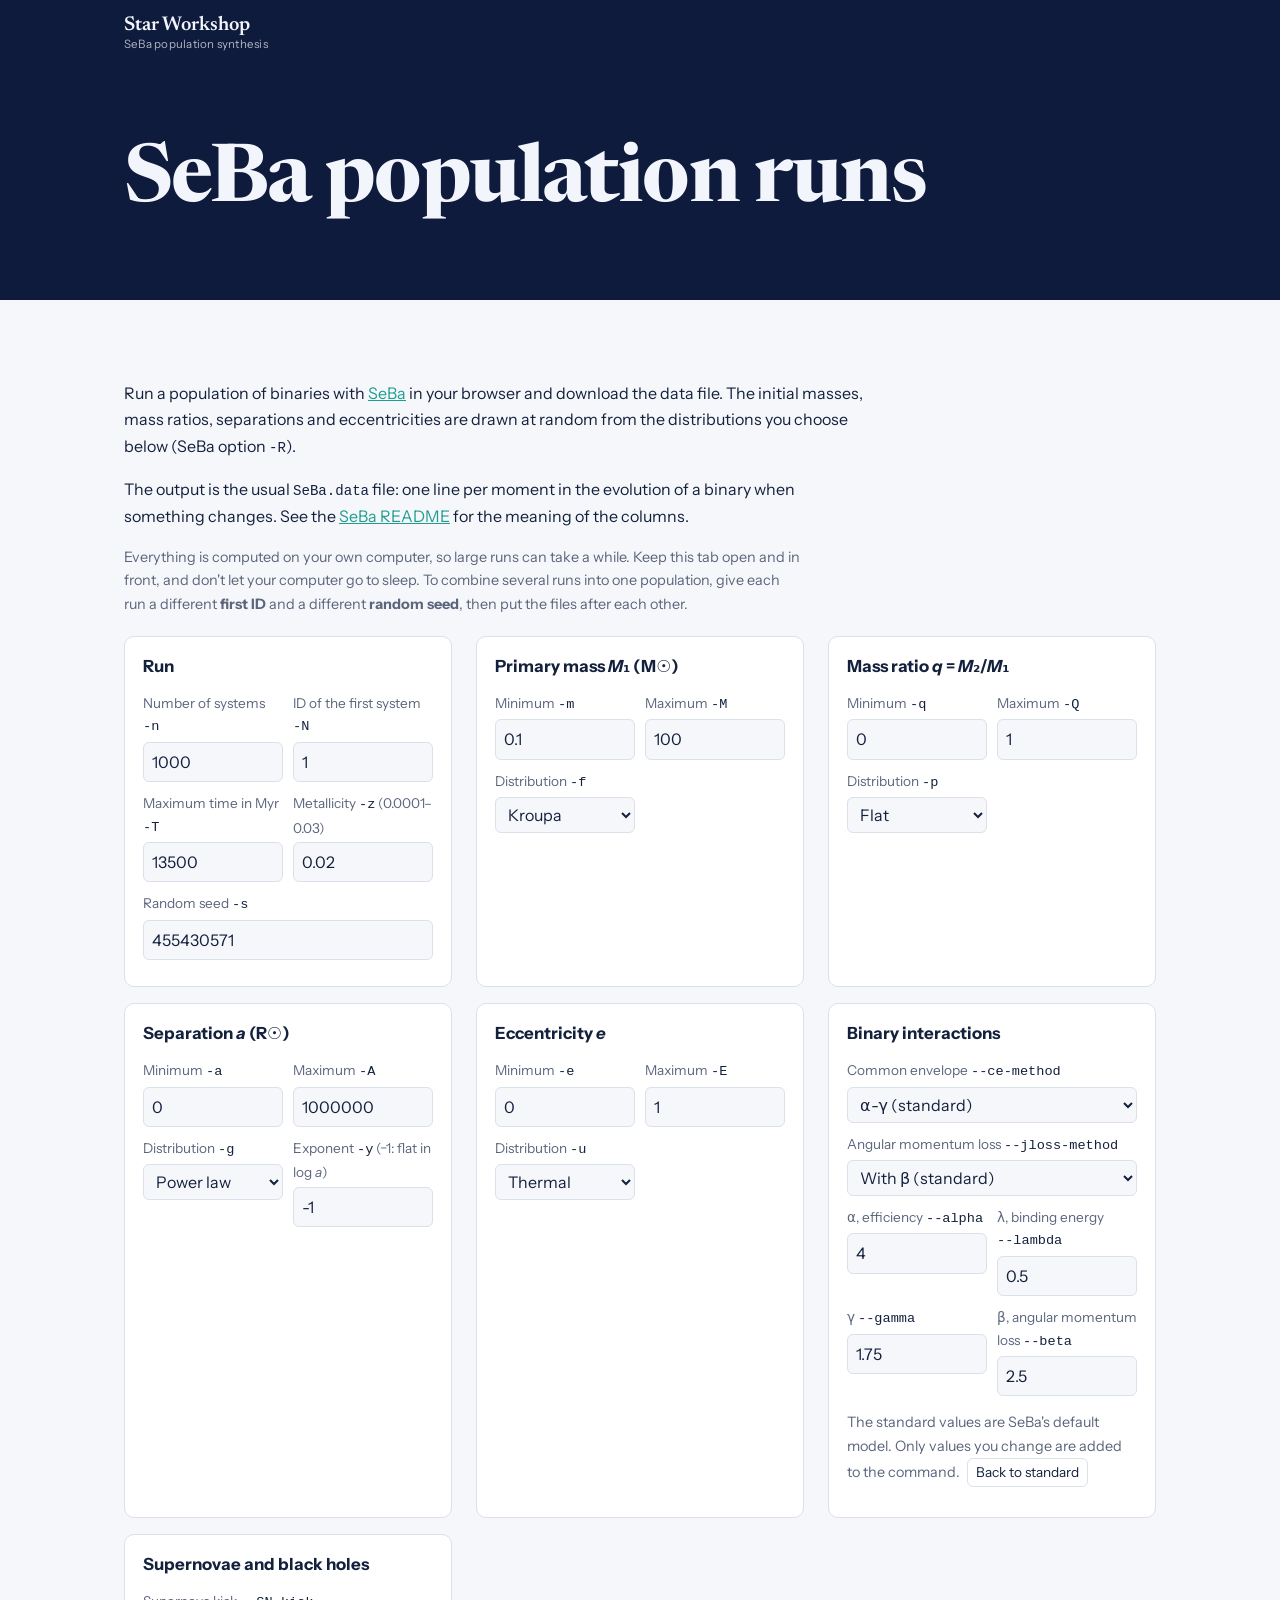
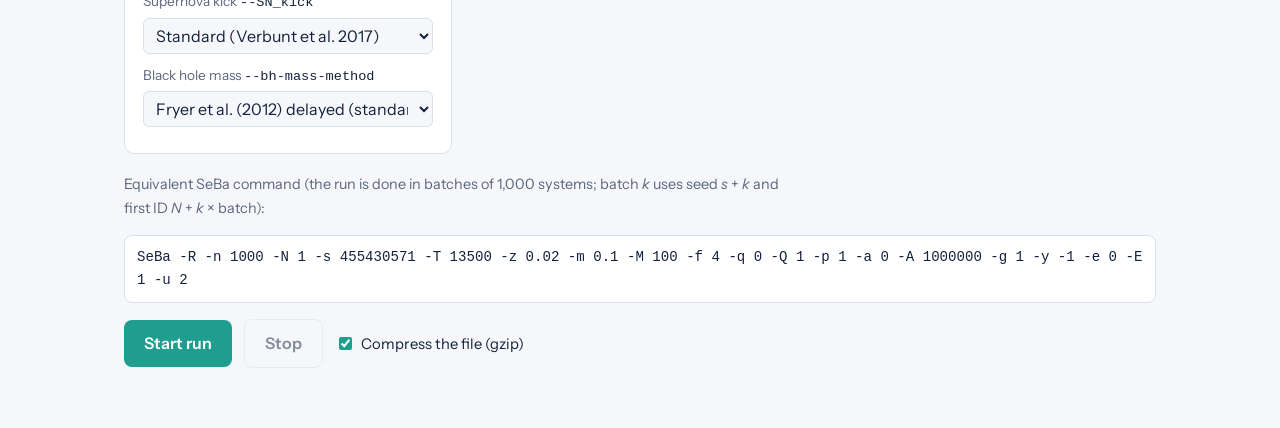
<file: population.html>
<!doctype html>
<html lang="en">
  <head>
    <meta charset="UTF-8" />
    <meta name="viewport" content="width=device-width, initial-scale=1" />
    <title>SeBa population synthesis</title>
    <link rel="icon" href="favicon-star.svg" type="image/svg+xml" />
    <link rel="icon" href="favicon-star.ico" sizes="any" />
    <link rel="apple-touch-icon" href="apple-touch-icon-star.png" />
    <link rel="stylesheet" href="base.css?v=21" />
    <style>
      /* page-specific: the form for a SeBa population run */
      .pop-intro { max-width: 70ch; }
      .pop-intro code, .pop-cmd { font-family: ui-monospace, SFMono-Regular, Menlo, Consolas, monospace; font-size: .88em; }
      .pop-grid { display: grid; grid-template-columns: repeat(auto-fit, minmax(300px, 1fr)); gap: 16px 24px; margin: 1.2rem 0; }
      .pop-card { background: var(--surface); border: 1px solid var(--line); border-radius: 10px; padding: 16px 18px; }
      .pop-card h3 { margin: 0 0 .7rem; font-size: 1.05rem; }
      .pop-row { display: grid; grid-template-columns: 1fr 1fr; gap: 10px; margin-bottom: 10px; }
      .pop-row.one { grid-template-columns: 1fr; }
      .pop-card label { display: block; font-size: .85rem; color: var(--muted); margin-bottom: 3px; }
      .pop-card label code { color: var(--ink); }
      .pop-card input, .pop-card select { width: 100%; padding: 6px 8px; font: inherit; color: var(--ink); background: var(--bg); border: 1px solid var(--line); border-radius: 6px; }
      .pop-card input:invalid { border-color: #d9534f; }
      .pop-actions { display: flex; flex-wrap: wrap; gap: 12px; align-items: center; margin: 1rem 0; }
      .pop-actions button { font: inherit; font-weight: 600; padding: 10px 20px; border-radius: 8px; border: 0; cursor: pointer; background: var(--accent); color: var(--accent-ink); }
      .pop-actions button.secondary { background: transparent; color: var(--ink); border: 1px solid var(--line); }
      .pop-actions button:disabled { opacity: .5; cursor: not-allowed; }
      .pop-actions label { display: flex; gap: 6px; align-items: center; font-size: .92rem; }
      .pop-cmd { display: block; white-space: pre-wrap; word-break: break-all; background: var(--surface); border: 1px solid var(--line); border-radius: 8px; padding: 10px 12px; margin: .4rem 0 1rem; }
      .pop-status { background: var(--surface); border: 1px solid var(--line); border-radius: 10px; padding: 16px 18px; }
      .pop-bar { height: 10px; border-radius: 5px; background: var(--line); overflow: hidden; margin: .6rem 0; }
      .pop-bar span { display: block; height: 100%; width: 0; background: var(--accent); transition: width .3s; }
      .pop-status p { margin: .3rem 0; }
      .pop-warn { color: #c0392b; }
      .pop-note { font-size: .9rem; color: var(--muted); }
      #pop-defaults { font: inherit; font-size: .85rem; padding: 2px 8px; margin-left: 4px; border-radius: 6px; border: 1px solid var(--line); background: transparent; color: var(--ink); cursor: pointer; }
      #pop-download { display: none; font-weight: 600; padding: 10px 20px; border-radius: 8px; background: var(--accent); color: var(--accent-ink); text-decoration: none; }
      .pop-card label code { white-space: nowrap; }
    </style>
    <!-- anonymous visitor counts (GoatCounter, no cookies); see track.js -->
    <script src="track.js?v=2"></script>
    <script data-goatcounter="https://sebaweb.goatcounter.com/count" data-goatcounter-settings='{"no_onload": true}'
            async src="//gc.zgo.at/count.js" onload="gcReady()"></script>
  </head>
  <body>
    <header id="header">
      <nav id="nav">
        <a class="brand" href="index.html"><span class="brand-name">Star Workshop</span><span class="brand-sub">SeBa population synthesis</span></a>
      </nav>
      <div id="banner">
        <h1>SeBa population runs</h1>
      </div>
    </header>
    <main>
      <section>
        <div class="pop-intro">
          <p>Run a population of binaries with <a href="https://github.com/amusecode/seba" target="_blank" rel="noopener">SeBa</a> in your browser and download the data file. The initial masses, mass ratios, separations and eccentricities are drawn at random from the distributions you choose below (SeBa option <code>-R</code>).</p>
          <p>The output is the usual <code>SeBa.data</code> file: one line per moment in the evolution of a binary when something changes. See the <a href="https://github.com/amusecode/seba#understanding-the-seba-output" target="_blank" rel="noopener">SeBa README</a> for the meaning of the columns.</p>
          <p class="pop-note">Everything is computed on your own computer, so large runs can take a while. Keep this tab open and in front, and don't let your computer go to sleep. To combine several runs into one population, give each run a different <b>first ID</b> and a different <b>random seed</b>, then put the files after each other.</p>
        </div>

        <form id="pop-form" novalidate>
          <div class="pop-grid">
            <div class="pop-card">
              <h3>Run</h3>
              <div class="pop-row">
                <div><label for="n">Number of systems <code>-n</code></label><input id="n" type="number" min="1" max="10000000" step="1" value="1000" required></div>
                <div><label for="N">ID of the first system <code>-N</code></label><input id="N" type="number" min="0" step="1" value="1" required></div>
              </div>
              <div class="pop-row">
                <div><label for="T">Maximum time in Myr <code>-T</code></label><input id="T" type="number" min="0.001" step="any" value="13500" required></div>
                <div><label for="z">Metallicity <code>-z</code> (0.0001–0.03)</label><input id="z" type="number" min="0.0001" max="0.03" step="any" value="0.02" required></div>
              </div>
              <div class="pop-row one">
                <div><label for="s">Random seed <code>-s</code></label><input id="s" type="number" min="1" step="1" required></div>
              </div>
            </div>

            <div class="pop-card">
              <h3>Primary mass <i>M</i>₁ (M☉)</h3>
              <div class="pop-row">
                <div><label for="m">Minimum <code>-m</code></label><input id="m" type="number" min="0.01" max="100" step="any" value="0.1" required></div>
                <div><label for="M">Maximum <code>-M</code></label><input id="M" type="number" min="0.01" max="100" step="any" value="100" required></div>
              </div>
              <div class="pop-row">
                <div><label for="f">Distribution <code>-f</code></label>
                  <select id="f"><option value="0">Equal mass</option><option value="1">Power law</option><option value="2">Miller &amp; Scalo</option><option value="3">Scalo</option><option value="4" selected>Kroupa</option></select></div>
                <div data-exp="f" data-show="1"><label for="x">Exponent <code>-x</code></label><input id="x" type="number" step="any" value="-2.35"></div>
              </div>
            </div>

            <div class="pop-card">
              <h3>Mass ratio <i>q</i> = <i>M</i>₂/<i>M</i>₁</h3>
              <div class="pop-row">
                <div><label for="q">Minimum <code>-q</code></label><input id="q" type="number" min="0" max="1" step="any" value="0" required></div>
                <div><label for="Q">Maximum <code>-Q</code></label><input id="Q" type="number" min="0" max="1" step="any" value="1" required></div>
              </div>
              <div class="pop-row">
                <div><label for="p">Distribution <code>-p</code></label>
                  <select id="p"><option value="0">Constant</option><option value="1" selected>Flat</option><option value="2">Power law</option><option value="3">Hogeveen (1992)</option></select></div>
                <div data-exp="p" data-show="2"><label for="w">Exponent <code>-w</code></label><input id="w" type="number" step="any" value="0"></div>
              </div>
            </div>

            <div class="pop-card">
              <h3>Separation <i>a</i> (R☉)</h3>
              <div class="pop-row">
                <div><label for="a">Minimum <code>-a</code></label><input id="a" type="number" min="0" step="any" value="0" required></div>
                <div><label for="A">Maximum <code>-A</code></label><input id="A" type="number" min="0" step="any" value="1000000" required></div>
              </div>
              <div class="pop-row">
                <div><label for="g">Distribution <code>-g</code></label>
                  <select id="g"><option value="0">Constant</option><option value="1" selected>Power law</option><option value="2">Duquennoy &amp; Mayor (1987)</option><option value="3">Raghavan (2010)</option><option value="4">Eggleton (1999)</option></select></div>
                <div data-exp="g" data-show="1"><label for="y">Exponent <code>-y</code> (−1: flat in log <i>a</i>)</label><input id="y" type="number" step="any" value="-1"></div>
              </div>
            </div>

            <div class="pop-card">
              <h3>Eccentricity <i>e</i></h3>
              <div class="pop-row">
                <div><label for="e">Minimum <code>-e</code></label><input id="e" type="number" min="0" max="1" step="any" value="0" required></div>
                <div><label for="E">Maximum <code>-E</code></label><input id="E" type="number" min="0" max="1" step="any" value="1" required></div>
              </div>
              <div class="pop-row">
                <div><label for="u">Distribution <code>-u</code></label>
                  <select id="u"><option value="0">Constant</option><option value="1">Power law</option><option value="2" selected>Thermal</option></select></div>
                <div data-exp="u" data-show="1"><label for="v">Exponent <code>-v</code></label><input id="v" type="number" step="any" value="0"></div>
              </div>
            </div>

            <div class="pop-card">
              <h3>Binary interactions</h3>
              <div class="pop-row one">
                <div><label for="ce-method">Common envelope <code>--ce-method</code></label>
                  <select id="ce-method" data-default="1"><option value="1" selected>α-γ (standard)</option><option value="2">γ-γ</option><option value="3">α-α</option></select></div>
              </div>
              <div class="pop-row one">
                <div><label for="jloss-method">Angular momentum loss <code>--jloss-method</code></label>
                  <select id="jloss-method" data-default="1"><option value="1" selected>With β (standard)</option><option value="2">Specific <i>J</i> of the orbit</option><option value="3">Specific <i>J</i> of the donor (Jeans mode)</option><option value="4">Specific <i>J</i> of the accretor (isotropic re-emission)</option></select></div>
              </div>
              <div class="pop-row">
                <div><label for="alpha">α, efficiency <code>--alpha</code></label><input id="alpha" type="number" min="0.000001" step="any" value="4" data-default="4" required></div>
                <div><label for="lambda">λ, binding energy <code>--lambda</code></label><input id="lambda" type="number" min="0.000001" step="any" value="0.5" data-default="0.5" required></div>
              </div>
              <div class="pop-row">
                <div><label for="gamma">γ <code>--gamma</code></label><input id="gamma" type="number" min="0.000001" step="any" value="1.75" data-default="1.75" required></div>
                <div><label for="beta">β, angular momentum loss <code>--beta</code></label><input id="beta" type="number" min="0" step="any" value="2.5" data-default="2.5" required></div>
              </div>
              <p class="pop-note">The standard values are SeBa's default model. Only values you change are added to the command. <button type="button" class="secondary" id="pop-defaults">Back to standard</button></p>
            </div>

            <div class="pop-card">
              <h3>Supernovae and black holes</h3>
              <div class="pop-row one">
                <div><label for="SN_kick">Supernova kick <code>--SN_kick</code></label>
                  <select id="SN_kick" data-default="0"><option value="0" selected>Standard (Verbunt et al. 2017)</option><option value="1">No kick</option><option value="2">Maxwellian</option><option value="3">Paczynski</option><option value="4">Hobbs et al. (2005)</option><option value="5">Arzoumanian et al. (2002)</option><option value="7">The same kick for every supernova</option></select></div>
              </div>
              <div class="pop-row one" data-kickdisp>
                <div><label for="SN_kick_dispersion">Velocity dispersion in km/s <code>--SN_kick_dispersion</code></label><input id="SN_kick_dispersion" type="number" min="0" step="any" value="600" data-default="600" required></div>
              </div>
              <div class="pop-row one">
                <div><label for="bh-mass-method">Black hole mass <code>--bh-mass-method</code></label>
                  <select id="bh-mass-method" data-default="2"><option value="1">SeBa (Fryer &amp; Kalogera 2001)</option><option value="2" selected>Fryer et al. (2012) delayed (standard)</option><option value="3">Fryer et al. (2012) rapid</option><option value="4">Fryer et al. (2012) StarTrack</option></select></div>
              </div>
            </div>
          </div>

          <p class="pop-note">Equivalent SeBa command (the run is done in batches of <span id="batch-size"></span> systems; batch <i>k</i> uses seed <i>s</i> + <i>k</i> and first ID <i>N</i> + <i>k</i> × batch):</p>
          <code class="pop-cmd" id="cmd"></code>

          <div class="pop-actions">
            <button type="submit" id="pop-start">Start run</button>
            <button type="button" class="secondary" id="pop-stop" disabled>Stop</button>
            <label><input type="checkbox" id="gzip" checked> Compress the file (gzip)</label>
          </div>
        </form>

        <div class="pop-status" id="pop-status" hidden>
          <p id="pop-msg"></p>
          <div class="pop-bar"><span id="pop-bar"></span></div>
          <p id="pop-numbers" class="pop-note"></p>
          <div class="pop-actions">
            <a class="btn" id="pop-download" download>Download the data file</a>
            <button type="button" class="secondary" id="pop-info" hidden>Download run info</button>
          </div>
        </div>
      </section>
    </main>
    <script type="module" src="population.js?v=9"></script>
    <script>if (window.trackPage) trackPage({ noLang: true });</script>
  </body>
</html>
</file>
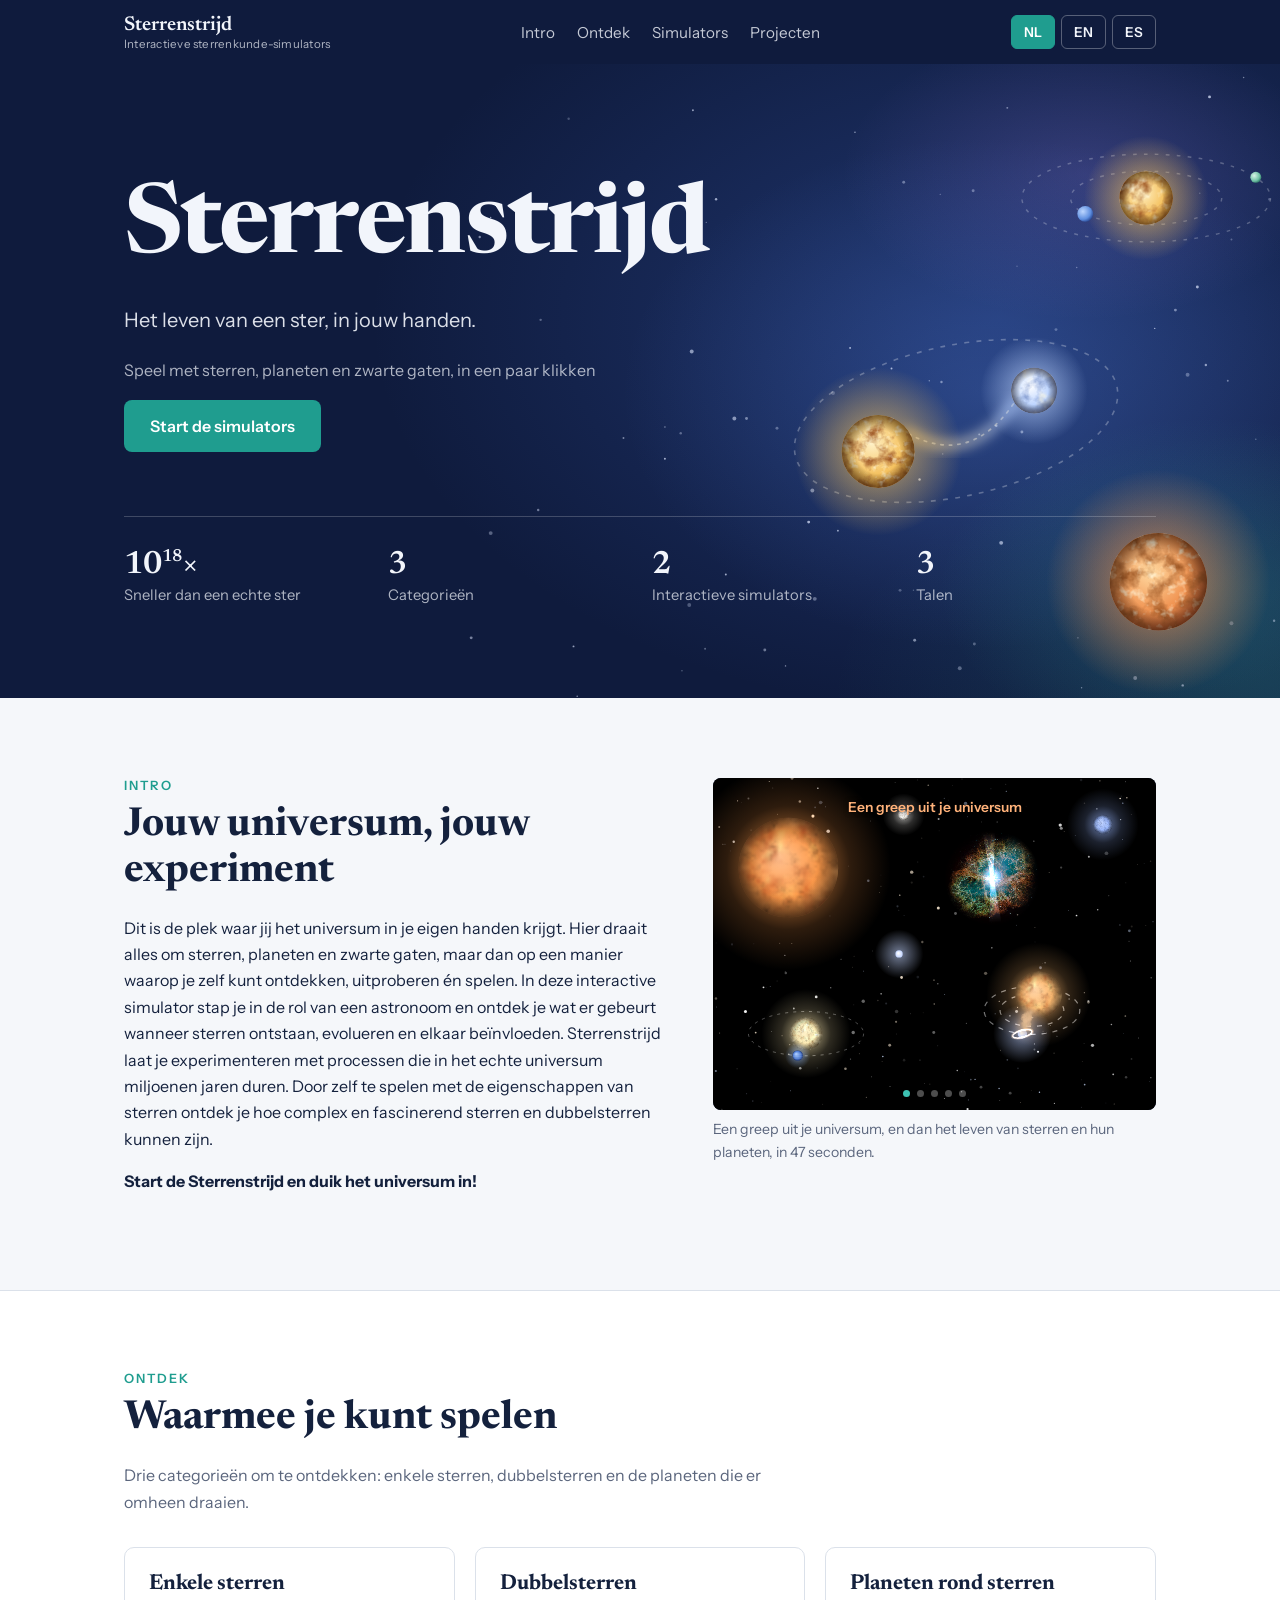
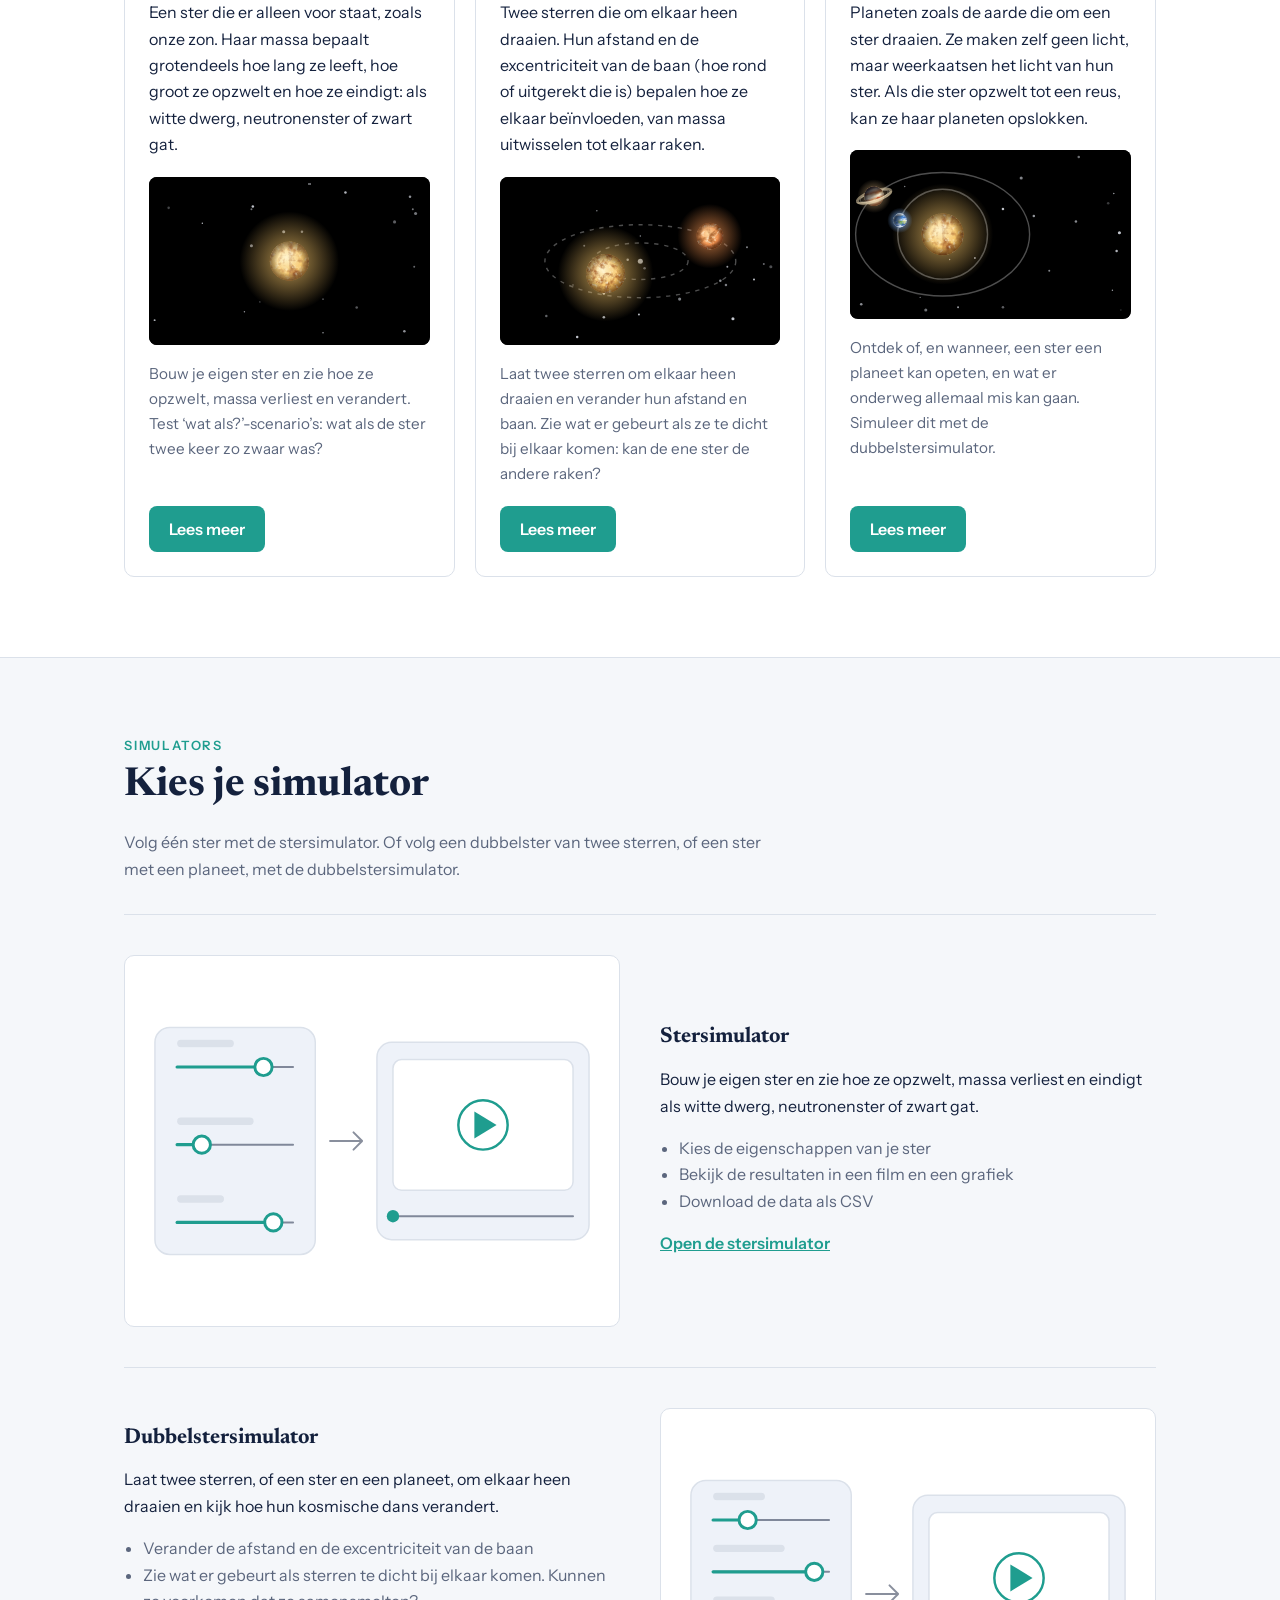
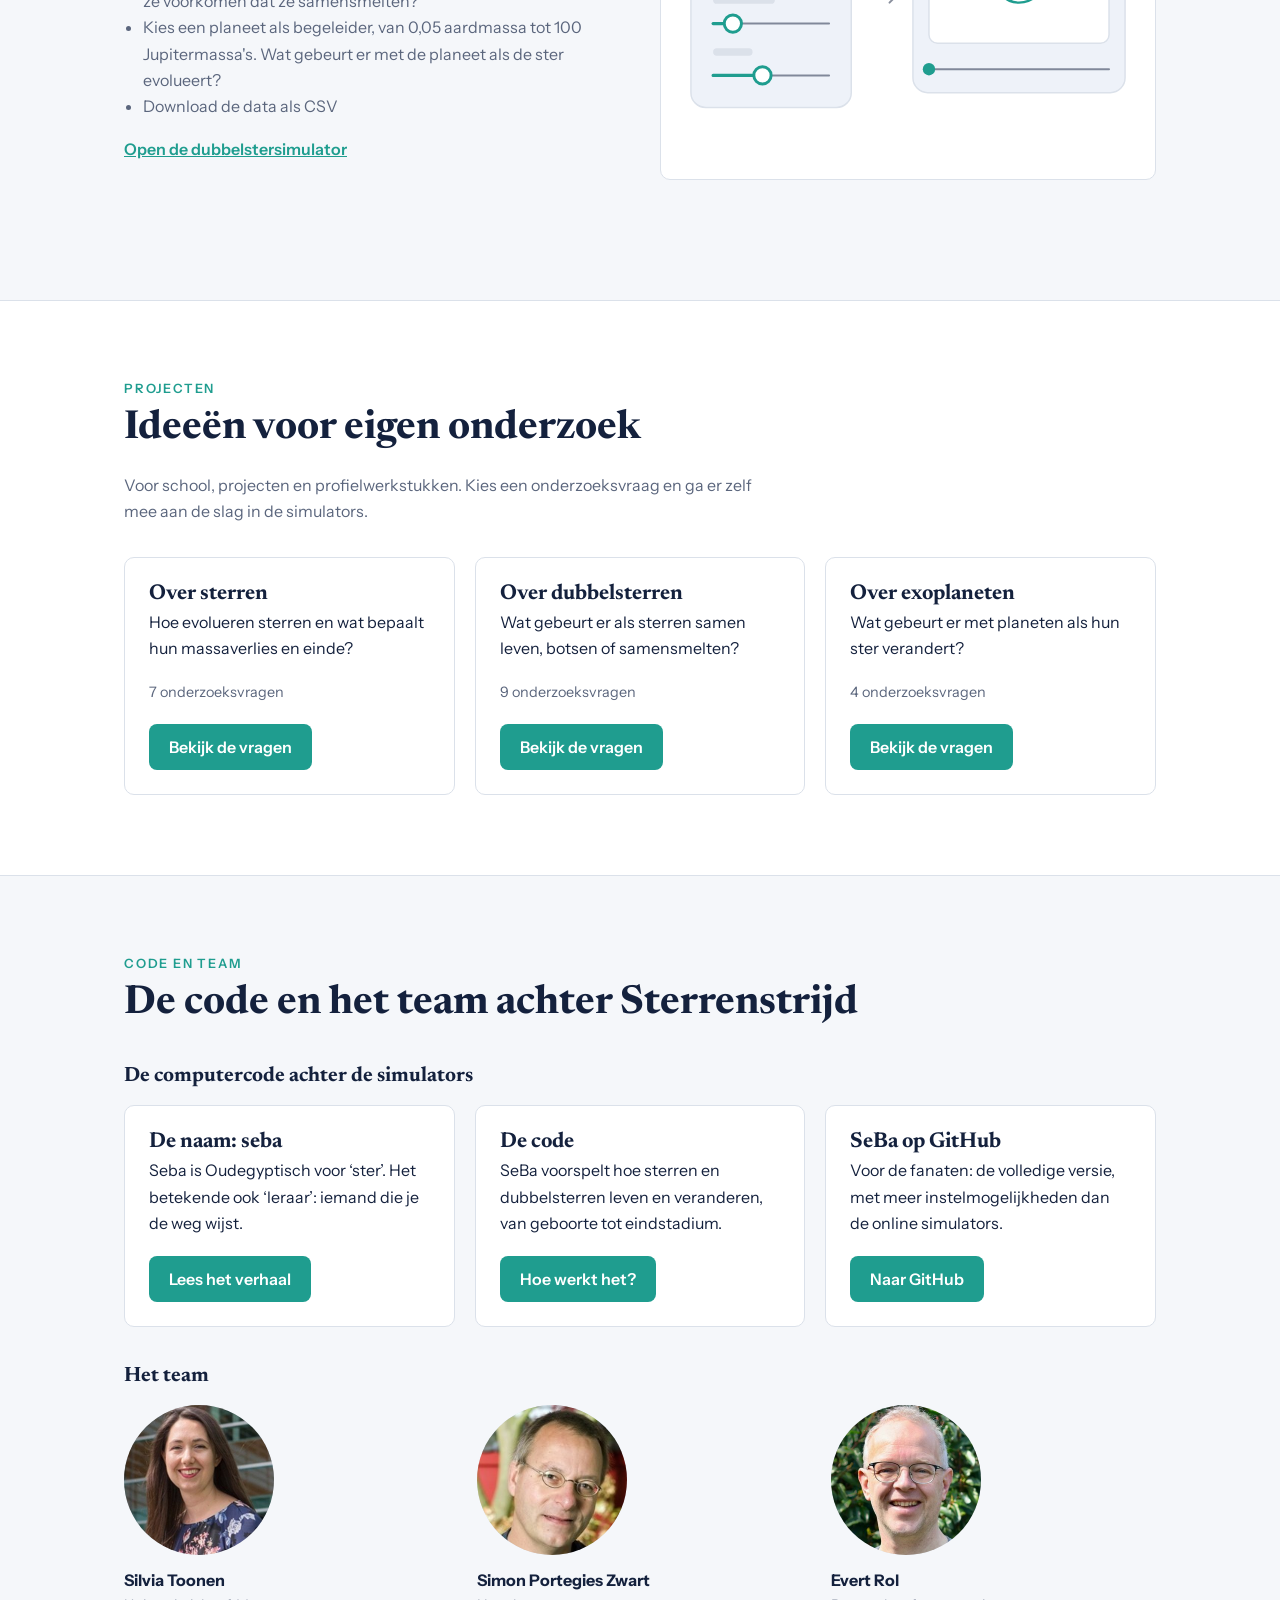
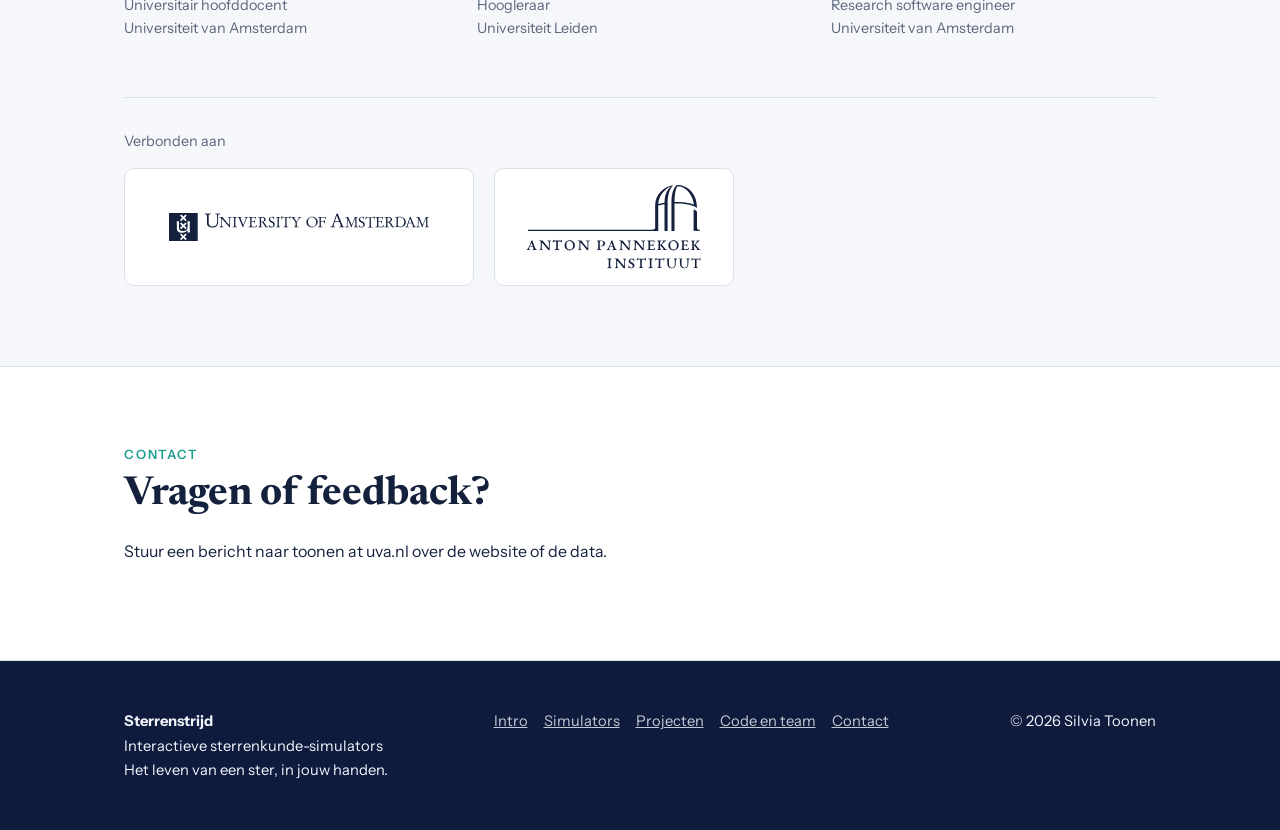
<file: simulator.html>
<!doctype html>
<html lang="nl">
  <head>
    <meta charset="UTF-8" />
    <meta name="viewport" content="width=device-width, initial-scale=1" />
    <script>
      // Without ?variant=single|binary there is nothing to simulate: go to the main page
      if (!/[?&]variant=/.test(location.search)) location.replace("index.html");
    </script>
    <title>Star Workshop</title>
    <link rel="icon" href="favicon-star.svg" type="image/svg+xml" />
    <link rel="icon" href="favicon-star.ico" sizes="any" />
    <link rel="apple-touch-icon" href="apple-touch-icon-star.png" />
    <link rel="stylesheet" href="base.css?v=23" />
    <!-- base.js first: the page is ready at once; Plotly (large) keeps loading in the background and the
         graph waits for it (plotlyReady in base.js) -->
    <script src="base.js?v=51" type="module"></script>
    <script id="plotly-js" src="https://cdn.plot.ly/plotly-3.4.0.min.js" defer></script>
    <!-- anonymous visitor counts (GoatCounter, no cookies); see track.js -->
    <script src="track.js?v=2"></script>
    <script data-goatcounter="https://sebaweb.goatcounter.com/count" data-goatcounter-settings='{"no_onload": true}'
            async src="//gc.zgo.at/count.js" onload="gcReady()"></script>
  </head>
  <body>
    <header id="header">
      <nav id="nav">
        <a class="brand" href="index.html"><span class="brand-name"><span data-l="nl">Sterrenstrijd</span><span data-l="en" hidden>Star Workshop</span><span data-l="es" hidden>Taller de Estrellas</span></span><span class="brand-sub"><span data-l="nl">Interactieve sterrenkunde-simulators</span><span data-l="en" hidden>Interactive astronomy simulators</span><span data-l="es" hidden>Simuladores interactivos de astronomía</span></span></a>
        <div id="menu">
          <ul>
            <li><a href="index.html#about"><span data-l="nl">Intro</span><span data-l="en" hidden>About</span><span data-l="es" hidden>Introducción</span></a></li>
            <li><a href="index.html#overview"><span data-l="nl">Ontdek</span><span data-l="en" hidden>Explore</span><span data-l="es" hidden>Explora</span></a></li>
            <li><a href="index.html#tools"><span data-l="nl">Simulators</span><span data-l="en" hidden>Tools</span><span data-l="es" hidden>Simuladores</span></a></li>
            <li><a href="index.html#projects"><span data-l="nl">Projecten</span><span data-l="en" hidden>Projects</span><span data-l="es" hidden>Proyectos</span></a></li>
          </ul>
        </div>
        <div class="lang" role="group" aria-label="Language">
          <button type="button" data-lang="nl" aria-pressed="true">NL</button>
          <button type="button" data-lang="en" aria-pressed="false">EN</button>
          <button type="button" data-lang="es" aria-pressed="false">ES</button>
        </div>
      <script>
        // Order of the language buttons, fixed per "version" of the site: whoever arrives via the English
        // address (forwarded with ?lang=en) sees EN first, via the Spanish address ?lang=es ES first,
        // otherwise NL first. The order is remembered, so it stays the same on every page and visit,
        // and it does not change when someone clicks another language.
        (function () {
          var orders = { nl: ["nl", "en", "es"], en: ["en", "es", "nl"], es: ["es", "en", "nl"] };
          var asked = new URLSearchParams(location.search).get("lang"), order = null;
          try {
            if (orders[asked]) localStorage.setItem("langOrder", asked);
            order = localStorage.getItem("langOrder");
          } catch (e) {}
          if (!orders[order]) order = /(^|\.)starworkshop\.org$/.test(location.hostname) ? "en" : "nl";
          var box = document.currentScript.previousElementSibling;
          orders[order].forEach(function (l) {
            var b = box.querySelector('[data-lang="' + l + '"]');
            if (b) box.appendChild(b);
          });
        })();
      </script>
      </nav>
      <div id="banner">
        <svg class="banner-art" viewBox="0 0 800 240" preserveAspectRatio="xMaxYMid slice" aria-hidden="true" focusable="false">
          <defs>
            <radialGradient id="ha-neb1" cx="50%" cy="50%" r="50%"><stop offset="0" stop-color="#4f7bd8" stop-opacity=".30"/><stop offset="1" stop-color="#4f7bd8" stop-opacity="0"/></radialGradient>
            <radialGradient id="ha-neb2" cx="50%" cy="50%" r="50%"><stop offset="0" stop-color="#3dc1b2" stop-opacity=".20"/><stop offset="1" stop-color="#3dc1b2" stop-opacity="0"/></radialGradient>
            <radialGradient id="ha-neb3" cx="50%" cy="50%" r="50%"><stop offset="0" stop-color="#b48cff" stop-opacity=".18"/><stop offset="1" stop-color="#b48cff" stop-opacity="0"/></radialGradient>
            <radialGradient id="ha-y" cx="42%" cy="40%" r="70%"><stop offset="0" stop-color="#fff0c4"/><stop offset=".6" stop-color="#f5c260"/><stop offset="1" stop-color="#d98a2c"/></radialGradient><radialGradient id="ha-y-halo" cx="50%" cy="50%" r="50%"><stop offset=".42" stop-color="#f5c260" stop-opacity=".45"/><stop offset="1" stop-color="#f5c260" stop-opacity="0"/></radialGradient>
            <radialGradient id="ha-o" cx="42%" cy="40%" r="70%"><stop offset="0" stop-color="#ffd9a0"/><stop offset=".6" stop-color="#f0914f"/><stop offset="1" stop-color="#b8502a"/></radialGradient><radialGradient id="ha-o-halo" cx="50%" cy="50%" r="50%"><stop offset=".42" stop-color="#f0914f" stop-opacity=".45"/><stop offset="1" stop-color="#f0914f" stop-opacity="0"/></radialGradient>
            <radialGradient id="ha-b" cx="42%" cy="40%" r="70%"><stop offset="0" stop-color="#ffffff"/><stop offset=".6" stop-color="#bcd4ff"/><stop offset="1" stop-color="#7fa3ee"/></radialGradient><radialGradient id="ha-b-halo" cx="50%" cy="50%" r="50%"><stop offset=".42" stop-color="#bcd4ff" stop-opacity=".45"/><stop offset="1" stop-color="#bcd4ff" stop-opacity="0"/></radialGradient>
            <radialGradient id="ha-limb" cx="50%" cy="50%" r="50%"><stop offset=".6" stop-color="#000" stop-opacity="0"/><stop offset="1" stop-color="#1a0a00" stop-opacity=".55"/></radialGradient>
            <radialGradient id="ha-pl" cx="35%" cy="35%" r="70%"><stop offset="0" stop-color="#bcd6ff"/><stop offset=".7" stop-color="#5f8fe0"/><stop offset="1" stop-color="#2a4a96"/></radialGradient>
            <radialGradient id="ha-pl2" cx="35%" cy="35%" r="70%"><stop offset="0" stop-color="#d9f5e8"/><stop offset=".7" stop-color="#6fc0a4"/><stop offset="1" stop-color="#2f7a68"/></radialGradient>
            <linearGradient id="ha-gas" x1="0" x2="1"><stop offset="0" stop-color="#f6c66a" stop-opacity=".6"/><stop offset="1" stop-color="#a9c7ff" stop-opacity=".6"/></linearGradient>
            <filter id="ha-blur" x="-30%" y="-30%" width="160%" height="160%"><feGaussianBlur stdDeviation="5"/></filter>
            <filter id="ha-dark0" x="0" y="0" width="100%" height="100%"><feTurbulence type="fractalNoise" baseFrequency="0.045" numOctaves="4" seed="3"/><feColorMatrix type="matrix" values="0 0 0 0 .35  0 0 0 0 .10  0 0 0 0 .02  2.4 0 0 0 -1.05"/></filter>
            <filter id="ha-light0" x="0" y="0" width="100%" height="100%"><feTurbulence type="fractalNoise" baseFrequency="0.085" numOctaves="3" seed="9"/><feColorMatrix type="matrix" values="0 0 0 0 1  0 0 0 0 .95  0 0 0 0 .75  0 -2.2 0 0 1.0"/></filter><filter id="ha-dark1" x="0" y="0" width="100%" height="100%"><feTurbulence type="fractalNoise" baseFrequency="0.065" numOctaves="4" seed="8"/><feColorMatrix type="matrix" values="0 0 0 0 .35  0 0 0 0 .10  0 0 0 0 .02  2.4 0 0 0 -1.05"/></filter>
            <filter id="ha-light1" x="0" y="0" width="100%" height="100%"><feTurbulence type="fractalNoise" baseFrequency="0.123" numOctaves="3" seed="16"/><feColorMatrix type="matrix" values="0 0 0 0 1  0 0 0 0 .95  0 0 0 0 .75  0 -2.2 0 0 1.0"/></filter><filter id="ha-dark2" x="0" y="0" width="100%" height="100%"><feTurbulence type="fractalNoise" baseFrequency="0.085" numOctaves="4" seed="13"/><feColorMatrix type="matrix" values="0 0 0 0 .35  0 0 0 0 .10  0 0 0 0 .02  2.4 0 0 0 -1.05"/></filter>
            <filter id="ha-light2" x="0" y="0" width="100%" height="100%"><feTurbulence type="fractalNoise" baseFrequency="0.161" numOctaves="3" seed="23"/><feColorMatrix type="matrix" values="0 0 0 0 1  0 0 0 0 .95  0 0 0 0 .75  0 -2.2 0 0 1.0"/></filter>
            <filter id="ha-darkB" x="0" y="0" width="100%" height="100%"><feTurbulence type="fractalNoise" baseFrequency="0.09" numOctaves="4" seed="8"/><feColorMatrix type="matrix" values="0 0 0 0 .22  0 0 0 0 .32  0 0 0 0 .62  2.4 0 0 0 -1.05"/></filter>
          </defs>
          <ellipse cx="560" cy="130" rx="300" ry="150" fill="url(#ha-neb1)"/>
          <ellipse cx="740" cy="210" rx="220" ry="110" fill="url(#ha-neb2)"/>
          <ellipse cx="640" cy="30" rx="200" ry="90" fill="url(#ha-neb3)"/>
          <circle cx="362" cy="11" r="1.2" fill="#dfe8ff" opacity="0.48"/><circle cx="684" cy="99" r="1.6" fill="#dfe8ff" opacity="0.49"/><circle cx="491" cy="97" r="1.2" fill="#dfe8ff" opacity="0.40"/><circle cx="73" cy="141" r="0.6" fill="#dfe8ff" opacity="0.55"/><circle cx="317" cy="236" r="1.6" fill="#dfe8ff" opacity="0.58"/><circle cx="499" cy="152" r="0.6" fill="#dfe8ff" opacity="0.28"/><circle cx="152" cy="126" r="0.6" fill="#dfe8ff" opacity="0.64"/><circle cx="261" cy="27" r="0.8" fill="#dfe8ff" opacity="0.51"/><circle cx="223" cy="239" r="0.6" fill="#dfe8ff" opacity="0.60"/><circle cx="252" cy="119" r="1" fill="#dfe8ff" opacity="0.26"/><circle cx="451" cy="56" r="0.6" fill="#dfe8ff" opacity="0.67"/><circle cx="309" cy="218" r="0.6" fill="#dfe8ff" opacity="0.36"/><circle cx="742" cy="27" r="1.2" fill="#dfe8ff" opacity="0.74"/><circle cx="318" cy="38" r="0.8" fill="#dfe8ff" opacity="0.64"/><circle cx="216" cy="45" r="1" fill="#dfe8ff" opacity="0.26"/><circle cx="328" cy="200" r="0.8" fill="#dfe8ff" opacity="0.37"/><circle cx="81" cy="31" r="1.2" fill="#dfe8ff" opacity="0.34"/><circle cx="447" cy="233" r="0.8" fill="#dfe8ff" opacity="0.74"/><circle cx="616" cy="218" r="1.2" fill="#dfe8ff" opacity="0.31"/><circle cx="337" cy="111" r="1" fill="#dfe8ff" opacity="0.68"/><circle cx="780" cy="28" r="0.6" fill="#dfe8ff" opacity="0.36"/><circle cx="315" cy="164" r="1.6" fill="#dfe8ff" opacity="0.30"/><circle cx="791" cy="111" r="1" fill="#dfe8ff" opacity="0.25"/><circle cx="488" cy="152" r="1.2" fill="#dfe8ff" opacity="0.29"/><circle cx="72" cy="23" r="0.8" fill="#dfe8ff" opacity="0.26"/><circle cx="295" cy="44" r="0.8" fill="#dfe8ff" opacity="0.73"/><circle cx="387" cy="19" r="1.2" fill="#dfe8ff" opacity="0.34"/><circle cx="123" cy="192" r="1.6" fill="#dfe8ff" opacity="0.37"/><circle cx="152" cy="105" r="1.6" fill="#dfe8ff" opacity="0.35"/><circle cx="760" cy="179" r="1.6" fill="#dfe8ff" opacity="0.29"/><circle cx="38" cy="57" r="1.6" fill="#dfe8ff" opacity="0.73"/><circle cx="191" cy="86" r="1" fill="#dfe8ff" opacity="0.46"/><circle cx="576" cy="36" r="0.8" fill="#dfe8ff" opacity="0.49"/><circle cx="523" cy="40" r="0.6" fill="#dfe8ff" opacity="0.39"/><circle cx="734" cy="106" r="0.6" fill="#dfe8ff" opacity="0.28"/><circle cx="329" cy="130" r="0.6" fill="#dfe8ff" opacity="0.34"/><circle cx="295" cy="18" r="0.8" fill="#dfe8ff" opacity="0.30"/><circle cx="111" cy="234" r="1" fill="#dfe8ff" opacity="0.58"/><circle cx="553" cy="24" r="0.8" fill="#dfe8ff" opacity="0.54"/><circle cx="770" cy="11" r="0.6" fill="#dfe8ff" opacity="0.49"/><circle cx="584" cy="166" r="0.6" fill="#dfe8ff" opacity="0.29"/><circle cx="437" cy="103" r="0.8" fill="#dfe8ff" opacity="0.65"/><circle cx="732" cy="183" r="1.2" fill="#dfe8ff" opacity="0.70"/><circle cx="697" cy="217" r="0.6" fill="#dfe8ff" opacity="0.68"/><circle cx="458" cy="45" r="1.2" fill="#dfe8ff" opacity="0.44"/><circle cx="10" cy="38" r="0.6" fill="#dfe8ff" opacity="0.57"/><circle cx="795" cy="177" r="1" fill="#dfe8ff" opacity="0.44"/><circle cx="588" cy="22" r="1.2" fill="#dfe8ff" opacity="0.48"/><circle cx="90" cy="126" r="1.2" fill="#dfe8ff" opacity="0.38"/><circle cx="9" cy="157" r="1.6" fill="#dfe8ff" opacity="0.35"/><circle cx="136" cy="191" r="1.2" fill="#dfe8ff" opacity="0.50"/><circle cx="193" cy="210" r="1" fill="#dfe8ff" opacity="0.35"/><circle cx="345" cy="139" r="0.8" fill="#dfe8ff" opacity="0.69"/><circle cx="308" cy="23" r="1" fill="#dfe8ff" opacity="0.35"/><circle cx="108" cy="182" r="0.6" fill="#dfe8ff" opacity="0.61"/><circle cx="760" cy="144" r="0.8" fill="#dfe8ff" opacity="0.31"/><circle cx="377" cy="201" r="1.2" fill="#dfe8ff" opacity="0.44"/><circle cx="416" cy="70" r="1.6" fill="#dfe8ff" opacity="0.48"/><circle cx="60" cy="16" r="1.6" fill="#dfe8ff" opacity="0.27"/><circle cx="567" cy="17" r="1" fill="#dfe8ff" opacity="0.57"/><circle cx="451" cy="53" r="1.2" fill="#dfe8ff" opacity="0.48"/><circle cx="20" cy="151" r="0.8" fill="#dfe8ff" opacity="0.64"/><circle cx="637" cy="232" r="0.6" fill="#dfe8ff" opacity="0.47"/><circle cx="504" cy="61" r="1" fill="#dfe8ff" opacity="0.73"/><circle cx="548" cy="104" r="1.2" fill="#dfe8ff" opacity="0.38"/><circle cx="571" cy="113" r="1.6" fill="#dfe8ff" opacity="0.61"/><circle cx="143" cy="142" r="1" fill="#dfe8ff" opacity="0.52"/><circle cx="634" cy="191" r="0.6" fill="#dfe8ff" opacity="0.46"/><circle cx="714" cy="202" r="1.2" fill="#dfe8ff" opacity="0.48"/><circle cx="500" cy="193" r="1.2" fill="#dfe8ff" opacity="0.53"/><circle cx="521" cy="107" r="0.6" fill="#dfe8ff" opacity="0.36"/><circle cx="720" cy="230" r="1" fill="#dfe8ff" opacity="0.52"/><circle cx="633" cy="167" r="0.6" fill="#dfe8ff" opacity="0.42"/><circle cx="66" cy="229" r="1.6" fill="#dfe8ff" opacity="0.46"/><circle cx="220" cy="198" r="0.8" fill="#dfe8ff" opacity="0.65"/><circle cx="51" cy="136" r="0.8" fill="#dfe8ff" opacity="0.52"/><circle cx="549" cy="196" r="1.2" fill="#dfe8ff" opacity="0.32"/><circle cx="413" cy="96" r="1.2" fill="#dfe8ff" opacity="0.72"/><circle cx="394" cy="214" r="0.6" fill="#dfe8ff" opacity="0.63"/><circle cx="352" cy="11" r="1.6" fill="#dfe8ff" opacity="0.57"/><circle cx="418" cy="159" r="1.6" fill="#dfe8ff" opacity="0.38"/><circle cx="537" cy="216" r="1.6" fill="#dfe8ff" opacity="0.35"/><circle cx="681" cy="224" r="1.6" fill="#dfe8ff" opacity="0.39"/>
          <g class="ba-single" transform="translate(-60 -305)">
          <!-- a single star -->
          <circle cx="700" cy="425" r="92" fill="url(#ha-o-halo)"/>
          <g clip-path="url(#clip1)"><clipPath id="clip1"><circle cx="700" cy="425" r="40"/></clipPath>
            <circle cx="700" cy="425" r="40" fill="url(#ha-o)"/>
            <rect x="660" y="385" width="80" height="80" filter="url(#ha-dark1)"/>
            <rect x="660" y="385" width="80" height="80" filter="url(#ha-light1)"/>
            <circle cx="700" cy="425" r="40" fill="url(#ha-limb)"/></g>
          </g>
          <g class="ba-binary">
          <g transform="translate(-110 -173)">
          <!-- a binary with a stream of gas -->
          <ellipse cx="534" cy="293" rx="135" ry="62" fill="none" stroke="#fff" stroke-opacity=".28" stroke-width="1.3" stroke-dasharray="4 6" transform="rotate(-12 534 293)"/>
          <path d="M581 279Q545 331 494 303" fill="none" stroke="url(#ha-gas)" stroke-width="9" stroke-linecap="round" filter="url(#ha-blur)"/>
          <path d="M581 279Q545 331 494 303" fill="none" stroke="#fff4dc" stroke-opacity=".4" stroke-width="1.4" stroke-linecap="round" stroke-dasharray="2 5"/>
          <circle cx="470" cy="318" r="69" fill="url(#ha-y-halo)"/>
          <g clip-path="url(#clip2)"><clipPath id="clip2"><circle cx="470" cy="318" r="30"/></clipPath>
            <circle cx="470" cy="318" r="30" fill="url(#ha-y)"/>
            <rect x="440" y="288" width="60" height="60" filter="url(#ha-dark2)"/>
            <rect x="440" y="288" width="60" height="60" filter="url(#ha-light2)"/>
            <circle cx="470" cy="318" r="30" fill="url(#ha-limb)"/></g>
          <circle cx="598" cy="268" r="44" fill="url(#ha-b-halo)"/>
          <g clip-path="url(#clip3)"><clipPath id="clip3"><circle cx="598" cy="268" r="19"/></clipPath>
            <circle cx="598" cy="268" r="19" fill="url(#ha-b)"/>
            <rect x="579" y="249" width="38" height="38" filter="url(#ha-darkB)"/>
            <rect x="579" y="249" width="38" height="38" filter="url(#ha-light0)"/>
            <circle cx="598" cy="268" r="19" fill="url(#ha-limb)"/></g>
          </g>
          <g transform="translate(0 10)">
          <!-- a star with two planets -->
          <ellipse cx="690" cy="110" rx="62" ry="22" fill="none" stroke="#fff" stroke-opacity=".25" stroke-width="1.2" stroke-dasharray="3 6"/>
          <ellipse cx="690" cy="110" rx="102" ry="36" fill="none" stroke="#fff" stroke-opacity=".25" stroke-width="1.2" stroke-dasharray="3 6"/>
          <circle cx="690" cy="110" r="51" fill="url(#ha-y-halo)"/>
          <g clip-path="url(#clip4)"><clipPath id="clip4"><circle cx="690" cy="110" r="22"/></clipPath>
            <circle cx="690" cy="110" r="22" fill="url(#ha-y)"/>
            <rect x="668" y="88" width="44" height="44" filter="url(#ha-dark1)"/>
            <rect x="668" y="88" width="44" height="44" filter="url(#ha-light1)"/>
            <circle cx="690" cy="110" r="22" fill="url(#ha-limb)"/></g>
          <circle cx="640" cy="123" r="6.5" fill="url(#ha-pl)"/>
          <circle cx="780" cy="93" r="4.5" fill="url(#ha-pl2)"/>
          </g>
          </g>
        </svg>
        <h1 id="banner-title" data-i8n="seba-main-title">Sterrenstrijd</h1>
      </div>
      <script>
        // banner picture: the single star for the single-star simulator, the binary and the planets for the binary one
        document.getElementById("banner").dataset.variant = new URLSearchParams(location.search).get("variant") || "single";
        // the name in the banner straight away in the right language (base.js fills in the texts a moment later)
        (function () {
          var lang = new URLSearchParams(location.search).get("lang"), saved = null;
          try { saved = localStorage.getItem("lang"); } catch (e) {}
          if (["nl", "en", "es"].indexOf(lang) < 0) lang = ["nl", "en", "es"].indexOf(saved) >= 0 ? saved : /(^|\.)starworkshop\.org$/.test(location.hostname) ? "en" : "nl";
          document.getElementById("banner-title").textContent = { nl: "Sterrenstrijd", en: "Star Workshop", es: "Taller de Estrellas" }[lang];
        })();
      </script>
    </header>
    <main>
      <section id="introduction" class="invisible">
        <!-- Kept on purpose: base.js expects this element. The landing page now lives in index.html -->
        <p><a href="index.html">Sterrenstrijd</a></p>
      </section>
      <section id="introduction-star" class="invisible">
        <h2 data-i8n="introduction-star"></h2>
        <div data-i8n="introduction-text-star"></div>
      </section>
      <section id="introduction-binary" class="invisible">
        <h2 data-i8n="introduction-binary"></h2>
        <div data-i8n="introduction-text-binary"></div>
      </section>

      <section id="controls" class="invisible">
        <h2 data-i8n="parameters"></h2>
        <form id="user-input">
          <template id="control-template">
            <div id="template-slider" class="control">
              <input
                type="range"
                id="template-range"
                step="0.01"
                data-input="template-input"
              />
              <input
                type="number"
                id="template-input"
                min="0.01"
                max="100"
                value="1"
                step="any"
                data-prec="2"
                data-range="template-range"
              />
              <div class="tooltip" id="template-tooltip">
                ⓘ <span class="tooltiptext" data-i8n="template-tooltip"></span>
              </div>
              <label for="template-input"
                ><span data-i8n="template-name"></span>(<span
                  id="template-min-value"
                ></span>
                &ndash; <span id="template-max-value"></span>)</label
              >
            </div>
          </template>
        </form>

        <button id="start-button" disabled data-i8n="start">Start</button>
        <input type="checkbox" id="direct-update" />
        <label for="direct-update"
          ><span data-i8n="update-directly"></span
        ></label>
        <div class="tooltip" id="update-directly-tooltip">
          ⓘ <span class="tooltiptext" data-i8n="update-directly-tooltip"></span>
        </div>
        <p id="status"></p>
      </section>

      <section id="graph" class="invisible">
        <h2 id="graph-heading" data-i8n="header-graph">Graph</h2>
        <div id="gif-space" role="img" aria-label="Space reserved for an animation">
          <span data-l="nl">Hier komt een animatie (GIF)</span><span data-l="en" hidden>An animation (GIF) will go here</span><span data-l="es" hidden>Aquí irá una animación (GIF)</span>
        </div>
        <div id="star-movie" class="invisible">
          <div class="movie-controls">
            <button type="button" id="movie-play"></button>
            <button type="button" id="movie-replay"></button>
            <input type="range" id="movie-slider" min="0" max="1000" value="0" step="1" aria-label="Movie" />
            <select id="movie-speed" aria-label="Speed">
              <option value="0.5">0.5×</option>
              <option value="1" selected>1×</option>
              <option value="2">2×</option>
            </select>
          </div>
          <canvas id="star-canvas" role="img"></canvas>
          <div class="movie-actions">
            <button type="button" id="movie-download" disabled></button>
            <button type="button" id="movie-snapshot" disabled></button>
          </div>
          <p class="movie-caption" id="movie-summary" hidden></p>
          <p class="movie-caption" id="movie-caption" data-i8n="movie-caption"></p>
          <p class="movie-caption invisible" id="movie-credit" data-i8n="movie-credit"></p>
          <p class="movie-caption invisible" id="movie-credit-helix" data-i8n="movie-credit-helix"></p>
        </div>
        <!-- choose a graph: one button per ready-made graph; the hidden menu keeps the choice for base.js -->
        <div class="graph-pick invisible" id="graph-preset-box">
          <p class="pick-label" id="graph-preset-label" data-i8n="graph-preset"></p>
          <div class="pick-buttons" id="graph-preset-buttons" role="group" aria-labelledby="graph-preset-label"></div>
          <select name="preset" id="graph-preset" hidden>
            <option value="radius" data-i8n="graph-preset-radius"></option>
            <option value="hr" data-i8n="graph-preset-hr"></option>
            <option value="mass" data-i8n="graph-preset-mass"></option>
            <option value="custom" data-i8n="graph-preset-custom"></option>
          </select>
        </div>
        <div class="axis-options" id="own-choice">
          <p class="own-title" data-i8n="graph-own-title"></p>
            <div class="graph-style">
              <label for="graph-style" data-i8n="graph-style"></label>
              <select name="style" id="graph-style" disabled>
                <option value="linlin" data-i8n="graph-linlin"></option>
                <option value="linlog" data-i8n="graph-linlog"></option>
                <option value="loglin" data-i8n="graph-loglin"></option>
                <option
                  value="loglog"
                  selected
                  data-i8n="graph-loglog"
                ></option>
              </select>
            </div>
            <div class="axis-column">
              <label for="x-axis" data-i8n="x-axis"></label>
              <select name="xaxis" id="x-axis" disabled></select>
            </div>
            <div class="axis-column">
              <label for="y-axis" data-i8n="y-axis"></label>
              <select name="yaxis" id="y-axis" disabled></select>
            </div>
          </div>
        <div id="plotly-graph"></div>
        <div class="graph-actions">
          <button type="button" id="download-graph" data-i8n="graph-download" disabled></button>
        </div>
        <p id="graph-caption" class="movie-caption" data-i8n="graph-caption-single"></p>
      </section>

      <section id="data-section" class="invisible">
        <h2 data-i8n="header-results">Results</h2>
        <button id="download-data" data-i8n="download-data" disabled>
          Download data as CSV
        </button>
        <button id="download-data-excel" data-i8n="download-data-excel" disabled></button>
        <p class="movie-caption" data-i8n="download-data-note"></p>
        <!-- the table is filled but not shown; the data can be downloaded with the buttons above -->
        <table id="data-table" hidden>
          <thead>
            <tr></tr>
          </thead>
          <tbody></tbody>
        </table>
      </section>

      <section id="program-log" class="invisible">
        <details>
          <summary data-i8n="program-log">Program log</summary>
          <output></output>
        </details>
      </section>
    </main>
    <footer>
  <div class="wrap">
    <div><b><span data-l="nl">Sterrenstrijd</span><span data-l="en" hidden>Star Workshop</span><span data-l="es" hidden>Taller de Estrellas</span></b><br><span data-l="nl">Interactieve sterrenkunde-simulators</span><span data-l="en" hidden>Interactive astronomy simulators</span><span data-l="es" hidden>Simuladores interactivos de astronomía</span><br><span data-l="nl">Het leven van een ster, in jouw handen.</span><span data-l="en" hidden>A star's life, in the palm of your hand.</span><span data-l="es" hidden>La vida de una estrella, en tus manos.</span></div>
    <div><a href="index.html#about"><span data-l="nl">Intro</span><span data-l="en" hidden>About</span><span data-l="es" hidden>Introducción</span></a><a href="index.html#tools"><span data-l="nl">Simulators</span><span data-l="en" hidden>Tools</span><span data-l="es" hidden>Simuladores</span></a><a href="index.html#projects"><span data-l="nl">Projecten</span><span data-l="en" hidden>Projects</span><span data-l="es" hidden>Proyectos</span></a><a href="index.html#team"><span data-l="nl">Code en team</span><span data-l="en" hidden>Code &amp; team</span><span data-l="es" hidden>Código y equipo</span></a><a href="index.html#contact"><span data-l="nl">Contact</span><span data-l="en" hidden>Contact</span><span data-l="es" hidden>Contacto</span></a></div>
    <div>© 2026 Silvia Toonen</div>
  </div>
</footer>
  </body>
</html>
</file>
<file: base.css>
/* SeBa online – base.css, version 17 – simulator pages, restyled to match the Sterrenstrijd / Battle of the Stars main page.
   Drop-in replacement for base.css (no HTML changes needed). The colours follow the visitor's system light/dark setting. */
@import url("https://fonts.googleapis.com/css2?family=Instrument+Sans:wght@400;500;600&family=Newsreader:opsz,wght@6..72,500;6..72,600&display=swap");

:root {
  --bg:#f5f7fa; --surface:#fff; --ink:#14213d; --muted:#5b667d; --line:#dbe1ea;
  --hero:#0f1b3d; --hero-ink:#f2f5fb; --accent:#1f9d8f; --accent-ink:#fff;
  --edge:#2b4a9e; --band:#eef2f9; --turq:#3dc1b2;
  --serif:"Newsreader",Georgia,serif;
  --sans:"Instrument Sans",system-ui,-apple-system,"Segoe UI",sans-serif;
  color-scheme:light;
}
@media (prefers-color-scheme: dark) {
  :root {
    --bg:#0c1224; --surface:#141c33; --ink:#e8ecf5; --muted:#9aa5bd; --line:#26314d;
    --hero:#070c1a; --accent:#3dc1b2; --accent-ink:#06201d; --edge:#5b7fd6; --band:#141c33; color-scheme:dark;
  }
}

*, *::before, *::after { box-sizing:border-box; }
html { scroll-behavior:smooth; background:var(--bg); }
body { margin:0; background:var(--bg); color:var(--ink); font:400 1rem/1.65 var(--sans); }
a { color:var(--accent); }
a:focus-visible, button:focus-visible, select:focus-visible, input:focus-visible, summary:focus-visible { outline:3px solid var(--accent); outline-offset:2px; }
h1, h2 { font-family:var(--serif); line-height:1.15; margin:0 0 .5em; }
h2 { font-size:clamp(1.6rem,3.5vw,2.1rem); }
p { max-width:68ch; }

/* Required by base.js (it swaps these two classes) */
.visible { display:block; }
.invisible { display:none !important; }

/* Hidden labels (base.js shows the ones for the chosen language) */
[hidden] { display:none !important; }

/* Top bar: same as the main page */
#header { display:contents; }
#nav { position:sticky; top:0; z-index:20; display:flex; align-items:center; justify-content:space-between; gap:16px;
  min-height:64px; padding:0 max(24px, calc((100% - 1080px) / 2 + 24px)); background:var(--hero); color:var(--hero-ink); }
.brand { display:flex; flex-direction:column; font:600 1.25rem/1.15 var(--serif); color:var(--hero-ink); text-decoration:none; white-space:nowrap; }
.brand-sub { font:400 .72rem var(--sans); letter-spacing:.02em; opacity:.7; }
#menu { min-width:0; }
#menu ul { display:flex; gap:22px; list-style:none; margin:0; padding:0; overflow-x:auto; }
#menu a { color:var(--hero-ink); font-size:.95rem; white-space:nowrap; text-decoration:none; opacity:.8; }
#menu a:hover, #menu a:focus-visible { opacity:1; }
.lang { display:flex; gap:6px; }
.lang button { font:inherit; font-size:.85rem; font-weight:600; padding:5px 12px; border-radius:6px; cursor:pointer;
  color:var(--hero-ink); background:transparent; border:1px solid rgba(255,255,255,.3); }
.lang button[aria-pressed="true"] { background:var(--accent); color:var(--accent-ink); border-color:var(--accent); }
@media (max-width:820px) { #nav { flex-wrap:wrap; padding-block:8px; } #menu { order:3; width:100%; } }

/* Hero: flat navy like the main page */
#banner { position:relative; overflow:hidden; background:var(--hero); color:var(--hero-ink); padding:clamp(40px,7vw,72px) max(24px, calc((100% - 1080px) / 2 + 24px)); }
#banner h1 { position:relative; margin:0; color:var(--hero-ink); font-size:clamp(2.6rem,8vw,5rem); letter-spacing:-.02em; }
/* the picture in the banner (same pieces as on the main page): the single star or the binary + planets */
.banner-art { position:absolute; top:0; right:0; height:100%; width:min(64%,960px); pointer-events:none; }
#banner[data-variant="single"] .ba-binary, #banner[data-variant="binary"] .ba-single { display:none; }
@media (max-width:820px) { .banner-art { width:100%; opacity:.45; } }

/* Room for a GIF at the top of step 2 (replace this box by the animation later) */
#gif-space { min-height:200px; margin-bottom:20px; padding:16px; display:grid; place-items:center; text-align:center;
  color:var(--muted); font-size:.9rem; border:2px dashed var(--line); border-radius:12px; }
#gif-space img { max-width:100%; height:auto; border-radius:12px; }
#introduction-star, #introduction-binary { border-top:0; }

/* The star movie (single-star simulator) */
#star-movie { margin-bottom: 20px; }
#star-canvas { display:block; width:100%; aspect-ratio:16/9; background:#000; border:1px solid var(--line); border-radius:12px; }
.movie-controls { display:flex; align-items:center; gap:12px; margin:0 0 12px; flex-wrap:wrap; }
.movie-controls button { padding:8px 16px; }
.movie-controls input[type="range"] { flex:1; min-width:140px; accent-color:var(--accent); cursor:pointer; }
.movie-actions { margin:10px 0 0; }
.movie-caption { margin:10px 0 0; color:var(--muted); font-size:.9rem; }

/* Content */
main { max-width:1080px; margin:0 auto; padding:24px; }
main > section { padding:40px 0; border-top:1px solid var(--line); }
main > section:first-child { border-top:0; }

/* Small labels above the section titles (language follows <html lang>) */
#introduction h2:first-of-type::before, #introduction-star h2:first-of-type::before, #introduction-binary h2:first-of-type::before,
#controls h2:first-of-type::before, #graph h2:first-of-type::before, #data-section h2:first-of-type::before {
  display:block; margin-bottom:10px; font:600 .8rem var(--sans); letter-spacing:.14em; text-transform:uppercase; color:var(--accent);
}
#introduction h2:first-of-type::before, #introduction-star h2:first-of-type::before, #introduction-binary h2:first-of-type::before { content:"About"; }
#controls h2:first-of-type::before { content:"Step 1"; }
#graph h2:first-of-type::before { content:"Step 2"; }
#data-section h2:first-of-type::before { content:"Step 3"; }
html:lang(nl) #introduction h2:first-of-type::before, html:lang(nl) #introduction-star h2:first-of-type::before, html:lang(nl) #introduction-binary h2:first-of-type::before { content:"Intro"; }
html:lang(nl) #controls h2:first-of-type::before { content:"Stap 1"; }
html:lang(nl) #graph h2:first-of-type::before { content:"Stap 2"; }
html:lang(nl) #data-section h2:first-of-type::before { content:"Stap 3"; }

/* Parameters */
#user-input { display:grid; grid-template-columns:repeat(auto-fit,minmax(300px,1fr)); gap:14px 28px; margin-bottom:1.2rem; }
/* binary simulator on a wide screen (three columns): the two masses, then separation with eccentricity,
   then time with metallicity, each pair above each other. Narrower screens keep the normal order. */
@media (min-width:1004px) {
  #user-input:has(#mass2-control) { grid-template-columns:repeat(3,1fr); }
  #mass1-control { grid-column:1; grid-row:1; }
  #mass2-control { grid-column:1; grid-row:2; }
  #sep-control { grid-column:2; grid-row:1; }
  #ecc-control { grid-column:2; grid-row:2; }
  #user-input:has(#mass2-control) #time-control { grid-column:3; grid-row:1; }
  #user-input:has(#mass2-control) #metal-control { grid-column:3; grid-row:2; }
}
.control { display:grid; grid-template-columns:1fr 110px auto; align-items:center; gap:6px 10px;
  background:var(--surface); border:1px solid var(--line); border-radius:10px; padding:14px 16px; }
.control label { grid-column:1/-1; grid-row:1; font-weight:500; font-size:.93rem; }
.control input[type="range"] { width:100%; accent-color:var(--accent); cursor:pointer; }
/* binary simulator: is the companion a star or a planet? (switch at the top of the card of star 2) */
.companion { grid-column:1/-1; grid-row:1; display:flex; align-items:center; gap:10px; flex-wrap:wrap; margin-bottom:4px; }
.companion-label { font-size:.85rem; color:var(--muted); font-weight:600; }
.seg { display:inline-flex; border:1px solid var(--line); border-radius:8px; overflow:hidden; }
.seg button { font:inherit; font-size:.85rem; font-weight:600; padding:5px 14px; border:0; background:transparent; color:var(--ink); cursor:pointer; }
.seg button + button { border-left:1px solid var(--line); }
.seg button[aria-pressed="true"] { background:var(--accent); color:var(--accent-ink); }
.seg button:focus-visible { outline:3px solid var(--accent); outline-offset:-3px; }
#mass2-control label, #sep-control label { grid-row:2; }
.unit-hint { grid-column:1/-1; margin:0; font-size:.82rem; color:var(--muted); }
input[type="number"] { width:100%; padding:6px 8px; font:inherit; color:var(--ink); background:var(--bg); border:1px solid var(--line); border-radius:6px; }
input[type="checkbox"] { accent-color:var(--accent); }

/* Info balloons: same style as the pop-ups */
.tooltip { position:relative; display:inline-block; cursor:help; color:var(--muted); }
.tooltip .tooltiptext { visibility:hidden; position:absolute; z-index:5; bottom:125%; left:50%;
  /* --shift is set by base.js, so that the balloon stays on the screen (on a phone the i can be near the edge) */
  transform:translateX(calc(-50% + var(--shift, 0px)));
  width:max-content; max-width:min(260px, calc(100vw - 24px)); padding:10px 12px; border-radius:8px; font-size:.85rem; line-height:1.45; text-align:left;
  background:#0f1b3d; color:#f2f5fb; border:1.5px solid var(--turq); box-shadow:0 8px 24px rgba(7,12,26,.35); }
.tooltip:hover .tooltiptext, .tooltip:focus-within .tooltiptext { visibility:visible; }
/* no room above the i: show the balloon below it */
.tooltip.below .tooltiptext { bottom:auto; top:125%; }

/* Buttons */
button { font:inherit; font-weight:600; cursor:pointer; border-radius:8px; padding:11px 24px; border:0; background:var(--accent); color:var(--accent-ink); }
button:hover:not(:disabled) { filter:brightness(1.08); }
button:disabled { opacity:.45; cursor:not-allowed; }
#start-button { margin-right:14px; }
#status { color:var(--muted); min-height:1.6em; }

/* Graph */
#plotly-graph { width:100%; min-height:420px; background:var(--surface); border:1px solid var(--line); border-radius:10px; overflow:hidden; }
.axis-options { display:grid; grid-template-columns:max-content minmax(0,380px); gap:8px 12px; align-items:center; margin:0 0 14px; }
.axis-options .graph-style, .axis-options .axis-column { display:contents; }
.graph-style, .axis-column { display:flex; flex-direction:column; gap:4px; }
.graph-style label, .axis-column label { font-size:.88rem; color:var(--muted); }
select { font:inherit; padding:7px 8px; color:var(--ink); background:var(--surface); border:1px solid var(--line); border-radius:6px; }
select:disabled { opacity:.5; cursor:not-allowed; }

.graph-actions { display:flex; flex-wrap:wrap; align-items:flex-end; gap:16px; margin:14px 0 12px; }
/* choose a graph: a row of buttons; the chosen one is green (like NL | EN) */
.graph-pick { margin:0 0 12px; }
.pick-label { margin:0 0 6px; font-weight:600; }
.pick-buttons { display:flex; flex-wrap:wrap; gap:8px; }
.pick-buttons button { font-size:.88rem; padding:7px 14px; background:transparent; color:var(--ink); border:1px solid var(--line); }
.pick-buttons button[aria-pressed="true"] { background:var(--accent); color:var(--accent-ink); border-color:var(--accent); }
.pick-buttons button:focus-visible { outline:3px solid var(--accent); outline-offset:2px; }
/* the menus of "your own choice", in a light frame, right under the buttons */
#own-choice { padding:10px 14px 12px; border:1px solid var(--line); border-radius:10px; }
#own-choice .own-title { grid-column:1/-1; margin:0 0 2px; font-size:.88rem; font-weight:600; color:var(--muted); }
.graph-actions button { padding:8px 16px; }

/* Results */
#data-section > button { margin-right:10px; }
#data-section { overflow-x:auto; }
#data-table { border-collapse:collapse; width:100%; margin-top:16px; font-size:.9rem; font-variant-numeric:tabular-nums; }
#data-table th, #data-table td { padding:8px 12px; text-align:right; border-bottom:1px solid var(--line); white-space:nowrap; }
#data-table th { position:sticky; top:0; background:var(--surface); color:var(--muted); font-weight:600; }

/* Program log: expands like the accordions on the main page */
#program-log summary { list-style:none; cursor:pointer; padding:12px 0; border-top:1px solid var(--line);
  font:600 1.1rem var(--serif); display:flex; justify-content:space-between; align-items:center; }
#program-log summary::-webkit-details-marker { display:none; }
#program-log summary::after { content:"+"; color:var(--accent); font:600 1.4rem var(--sans); }
#program-log[open] summary::after { content:"–"; }
#program-log output { display:block; margin-top:10px; padding:14px; border-radius:10px; white-space:pre-wrap; max-height:400px; overflow-y:auto;
  font:.85rem/1.5 ui-monospace,Menlo,Consolas,monospace; background:var(--surface); border:1px solid var(--line); color:var(--muted); }

@media (max-width:600px) { #nav { padding:8px 16px; } main { padding:16px; } .control { grid-template-columns:1fr 90px auto; } }
@media (prefers-reduced-motion:reduce) { html { scroll-behavior:auto; } }

/* Footer: same as the main page */
footer { background:var(--hero); color:var(--hero-ink); padding:48px 0; font-size:.92rem; margin-top:40px; }
footer .wrap { display:flex; flex-wrap:wrap; justify-content:space-between; gap:20px; max-width:1080px; margin:0 auto; padding:0 24px; }
footer a { color:var(--hero-ink); opacity:.8; margin-right:16px; }
</file>
